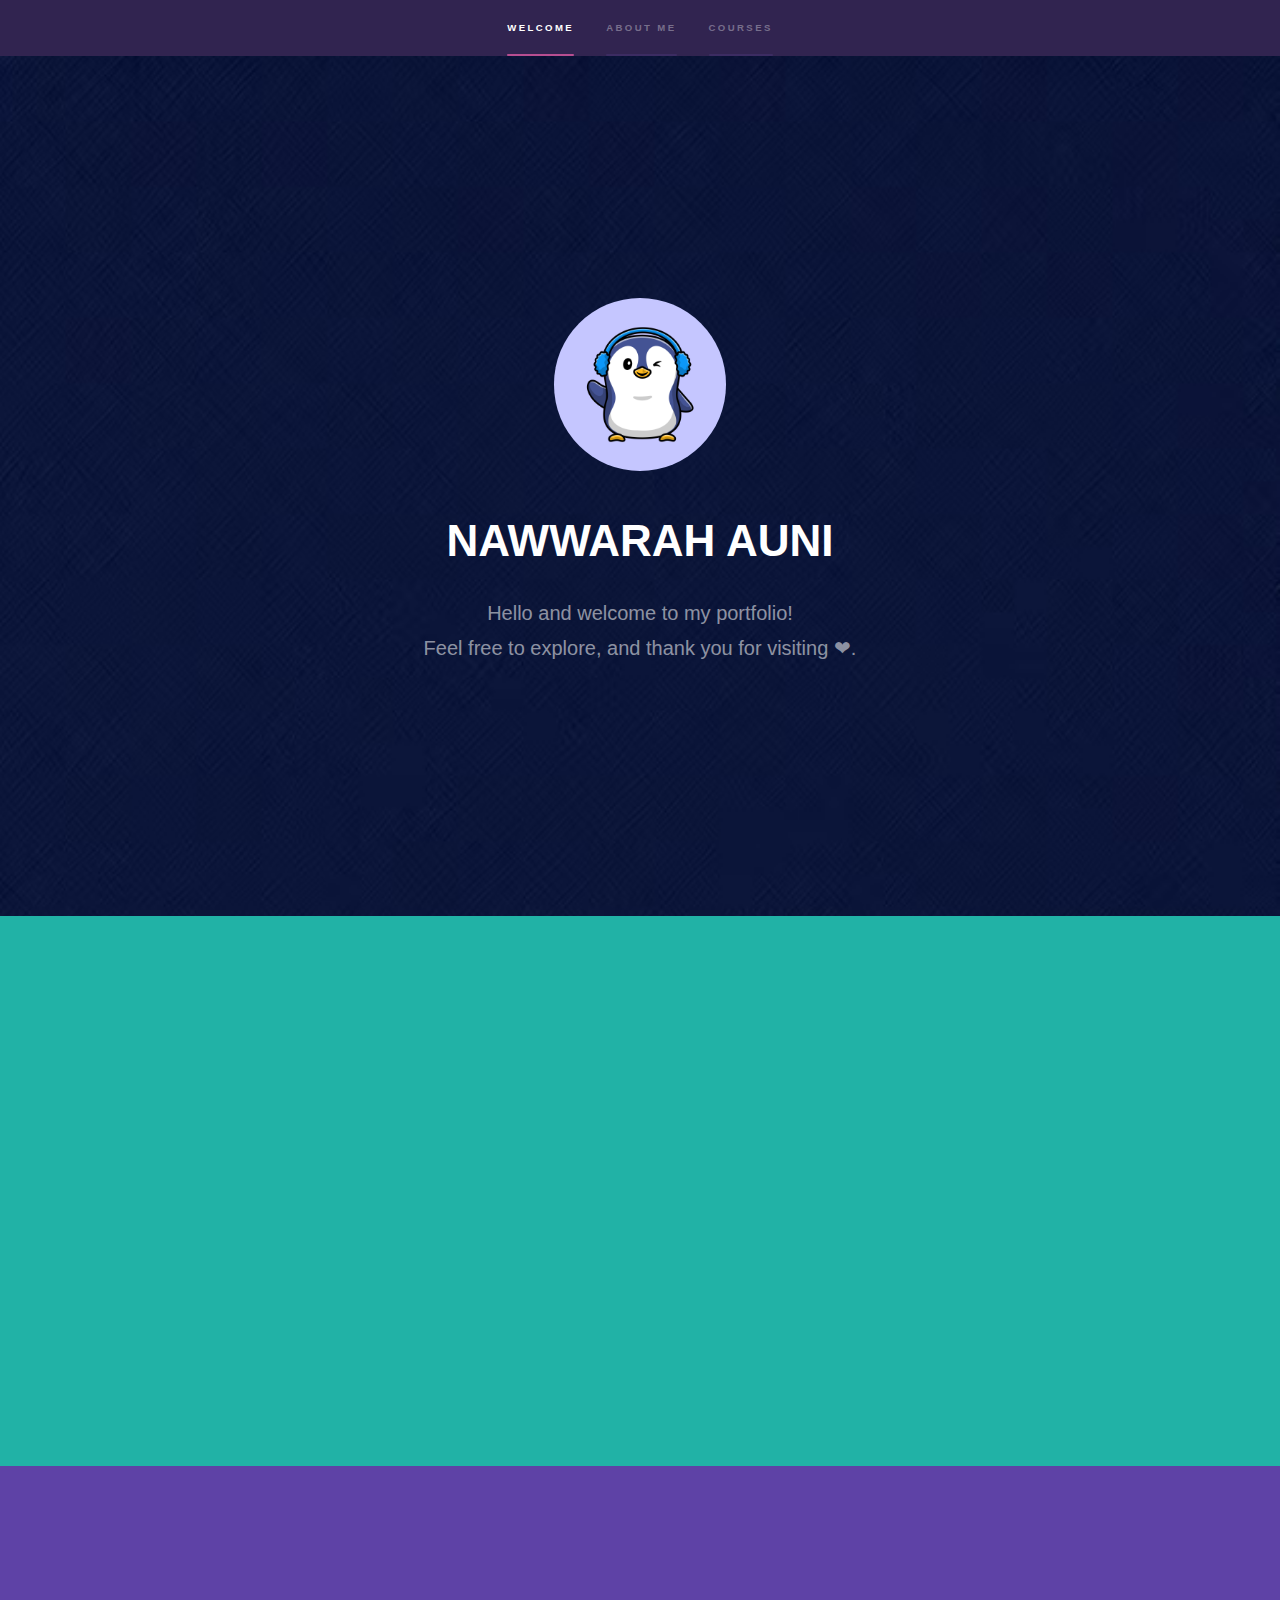
<file: index.html>
<!DOCTYPE HTML>
<!--
	Hyperspace by HTML5 UP
	html5up.net | @ajlkn
	Free for personal and commercial use under the CCA 3.0 license (html5up.net/license)
-->
<html>
	<head>
		<title>Nawwarah's Portfolio</title>
		<meta charset="utf-8" />
		<meta name="viewport" content="width=device-width, initial-scale=1, user-scalable=no" />
		<link rel="stylesheet" href="assets/css/main.css" />
		<noscript><link rel="stylesheet" href="assets/css/noscript.css" /></noscript>
	</head>
	<body class="is-preload">

		<!-- Sidebar -->
			<section id="sidebar">
				<div class="inner">
					<nav>
						<ul>
							<li><a href="#intro">Welcome</a></li>
							<li><a href="#one">About Me</a></li>
							<li><a href="#two">Courses</a></li>
							<!--<li><a href="#three">Get in touch</a></li>-->
						</ul>
					</nav>
				</div>
			</section>

		<!-- Wrapper -->
			<div id="wrapper">

				<!-- Intro -->
					<section id="intro" class="wrapper style1 fullscreen fade-up" style="background-image: url(images/dark\ blue-3906.avif); background-size: cover;">
						<div class="inner" align="center">
							<img src="images/penguin.jpg" alt="penguin" style="border-radius: 50%;" width="15%" height="50%"><br><br>
							<h1>NAWWARAH AUNI</h1>
							<p>Hello and welcome to my portfolio!<br />
								Feel free to explore, and thank you for visiting &#10084;.<br /></p>
							<!--<ul class="actions">
								<li><a href="#one" class="button scrolly">Learn more</a></li>
							</ul>-->
						</div>
					</section>

				<!-- One -->
					<!--<section id="one" class="wrapper style2 spotlights">-->
					<section id="one" class="wrapper style2 fade-up">
						<div class="inner">
							<h2>Nawwarah Auni binti Nazrudin<br>
							First Year Student of Bachelor of Computer Science (Data Engineering) with Honours</h2>
							<hr>
							<p>I am an avid learner and passionate tech enthusiast. My interests lie in web development, data science, and mobile app development –<br>I find these fields absolutely fascinating! Apart from these, I also like to explore Artificial Intelligence (AI) and cybersecurity. In my free time, <br> I either catch up with tech news or go kayaking, reading, and playing video games. My goal for the future is to apply my skills and knowledge to create a better world. Whether it's developing software that enables communication and connection or analyzing data to recognize opportunities for improvement in healthcare and education, I firmly believe that technology has an incredible potential for good.</p>
							<ul class="icons">
								<li><a href="https://www.linkedin.com/in/nawwarah-auni-262895299/" class="icon brands fa-linkedin" style="font-size: 30px;"><span class="label">LinkedIn</span></a></li>
								<li><a href="https://github.com/nawwarahauni" class="icon brands fa-github" style="font-size: 30px;"><span class="label">Github</span></a></li>
								<li><a href="mailto:nawwarahauni@graduate.utm.my" class="icon solid fa-envelope" style="font-size: 30px;"><span class="label">Email</span></a></li>
							</ul>
							<a href="https://drive.google.com/file/d/10fGnzrW7TimnTf_1C3AmDwsrE2GBfYyK/view?usp=sharing" target="_blank" rel="noopener noreferrer" class="button">Resume</a>
						</div>
					</section>	
							<!--<section>
							<a href="#" class="image"><img src="images/pic01.jpg" alt="" data-position="center center" /></a>
							<div class="content">
								<div class="inner">
									<h2>Sed ipsum dolor</h2>
									<p>Phasellus convallis elit id ullamcorper pulvinar. Duis aliquam turpis mauris, eu ultricies erat malesuada quis. Aliquam dapibus.</p>
									<ul class="actions">
										<li><a href="generic.html" class="button">Learn more</a></li>
									</ul>
								</div>
							</div>
						</section>
						<section>
							<a href="#" class="image"><img src="images/pic02.jpg" alt="" data-position="top center" /></a>
							<div class="content">
								<div class="inner">
									<h2>Feugiat consequat</h2>
									<p>Phasellus convallis elit id ullamcorper pulvinar. Duis aliquam turpis mauris, eu ultricies erat malesuada quis. Aliquam dapibus.</p>
									<ul class="actions">
										<li><a href="generic.html" class="button">Learn more</a></li>
									</ul>
								</div>
							</div>
						</section>
						<section>
							<a href="#" class="image"><img src="images/pic03.jpg" alt="" data-position="25% 25%" /></a>
							<div class="content">
								<div class="inner">
									<h2>Ultricies aliquam</h2>
									<p>Phasellus convallis elit id ullamcorper pulvinar. Duis aliquam turpis mauris, eu ultricies erat malesuada quis. Aliquam dapibus.</p>
									<ul class="actions">
										<li><a href="generic.html" class="button">Learn more</a></li>
									</ul>
								</div>
							</div>
						</section>
					</section>-->

				<!-- Two -->
					<section id="two" class="wrapper style3 fade-up">
						<div class="inner">
							<h2>Courses</h2>
							<p>This portfolio comprises all my assignments, summaries, and reflections for each course undertaken during my initial semester at UTM.<br /></p>
							<div class="features">
								<section>
									<span class="icon solid major fa-laptop"></span>
									<h3>SECP1513 - TECHNOLOGY AND INFORMATION SYSTEMS</h3><br>
									<p>This course provided a me comprehensive overview of information systems and technologies and enhace my practical skill by having hands-on experience in disassembling and installing PCs in practical labs. Attending industry talks and visits offered me valuable insights into the real working environment, allowing for practical application of knowledge gained throughout the course.</p><br>
									<ul class="actions">
										<li><a href="tis.html" class="button">View more</a></li>
									</ul>
								</section>
								<section>
									<span class="icon solid major fa-code"></span>
									<h3>SECJ1013 - PROGRAMMING TECHNIQUE I</h3><br>
									<p>This course not only introduced me to the syntax and structure of C++ but also allowed me to apply theoretical knowledge in practical scenarios. The hands-on experience with coding through various assignments and lab exercises expanded my technical proficiency and also fostered a deeper understanding of algorithmic thinking and logical problem-solving strategies.</p><br>
									<ul class="actions">
										<li><a href="pt1.html" class="button">View more</a></li>
									</ul>
								</section>
								<section>
									<span class="icon solid major fa-calculator"></span>
									<h3>SECI1013 - DISCRETE STRUCTURE</h3><br>
									<p>This course taught the fundamentals of mathematical structures that are used in computer science. Through this course, I have gained a better understanding of how to analyze and solve problems using mathematical reasoning such as set theory, recurrence relations and graph theory.</p><br>
									<ul class="actions">
										<li><a href="ds.html" class="button">View more</a></li>
									</ul>
								</section>
								<section>
									<span class="icon solid major fa-microchip"></span>
									<h3>SECR1013 - DIGITAL LOGIC</h3><br>
									<p>This course cover important topics such as components and tools for machines, learning concepts and theories like logic gates, and designing circuits. I also get hands-on experience in the lab where I get to interact with the simulator software and the equipment that are discussed in the class.</p><br>
									<ul class="actions">
										<li><a href="dl.html" class="button">View more</a></li>
									</ul>
								</section>
								<!--<section>
									<span class="icon solid major fa-link"></span>
									<h3>Urna quis bibendum</h3>
									<p>Phasellus convallis elit id ullam corper amet et pulvinar. Duis aliquam turpis mauris, sed ultricies erat dapibus.</p>
								</section>
								<section>
									<span class="icon major fa-gem"></span>
									<h3>Aliquam urna dapibus</h3>
									<p>Phasellus convallis elit id ullam corper amet et pulvinar. Duis aliquam turpis mauris, sed ultricies erat dapibus.</p>
								</section>
							</div>
							<ul class="actions">
								<li><a href="generic.html" class="button">Learn more</a></li>
							</ul>-->
						</div>
					</section>

				<!-- Three -->
				<!--<section id="three" class="wrapper style1 fade-up">
						<div class="inner">
							<h2>Get in touch</h2>
							<p>Phasellus convallis elit id ullamcorper pulvinar. Duis aliquam turpis mauris, eu ultricies erat malesuada quis. Aliquam dapibus, lacus eget hendrerit bibendum, urna est aliquam sem, sit amet imperdiet est velit quis lorem.</p>
							<div class="split style1">
								<section>
									<form method="post" action="#">
										<div class="fields">
											<div class="field half">
												<label for="name">Name</label>
												<input type="text" name="name" id="name" />
											</div>
											<div class="field half">
												<label for="email">Email</label>
												<input type="text" name="email" id="email" />
											</div>
											<div class="field">
												<label for="message">Message</label>
												<textarea name="message" id="message" rows="5"></textarea>
											</div>
										</div>
										<ul class="actions">
											<li><a href="" class="button submit">Send Message</a></li>
										</ul>
									</form>
								</section>
								<section>
									<ul class="contact">
										<li>
											<h3>Address</h3>
											<span>12345 Somewhere Road #654<br />
											Nashville, TN 00000-0000<br />
											USA</span>
										</li>
										<li>
											<h3>Email</h3>
											<a href="#">user@untitled.tld</a>
										</li>
										<li>
											<h3>Phone</h3>
											<span>(000) 000-0000</span>
										</li>
										<li>
											<h3>Social</h3>
											<ul class="icons">
												<li><a href="#" class="icon brands fa-twitter"><span class="label">Twitter</span></a></li>
												<li><a href="#" class="icon brands fa-facebook-f"><span class="label">Facebook</span></a></li>
												<li><a href="#" class="icon brands fa-github"><span class="label">GitHub</span></a></li>
												<li><a href="#" class="icon brands fa-instagram"><span class="label">Instagram</span></a></li>
												<li><a href="#" class="icon brands fa-linkedin-in"><span class="label">LinkedIn</span></a></li>
											</ul>
										</li>
									</ul>
								</section>
							</div>
						</div>
					</section>
			</div>-->

		<!-- Footer -->
			<footer id="footer" class="wrapper style1-alt">
				<div class="inner">
					<ul class="menu">
						<li>&copy; Untitled. All rights reserved.</li><li>Design: <a href="http://html5up.net">HTML5 UP</a></li>
					</ul>
				</div>
			</footer>

		<!-- Scripts -->
			<script src="assets/js/jquery.min.js"></script>
			<script src="assets/js/jquery.scrollex.min.js"></script>
			<script src="assets/js/jquery.scrolly.min.js"></script>
			<script src="assets/js/browser.min.js"></script>
			<script src="assets/js/breakpoints.min.js"></script>
			<script src="assets/js/util.js"></script>
			<script src="assets/js/main.js"></script>

	</body>
</html>
</file>
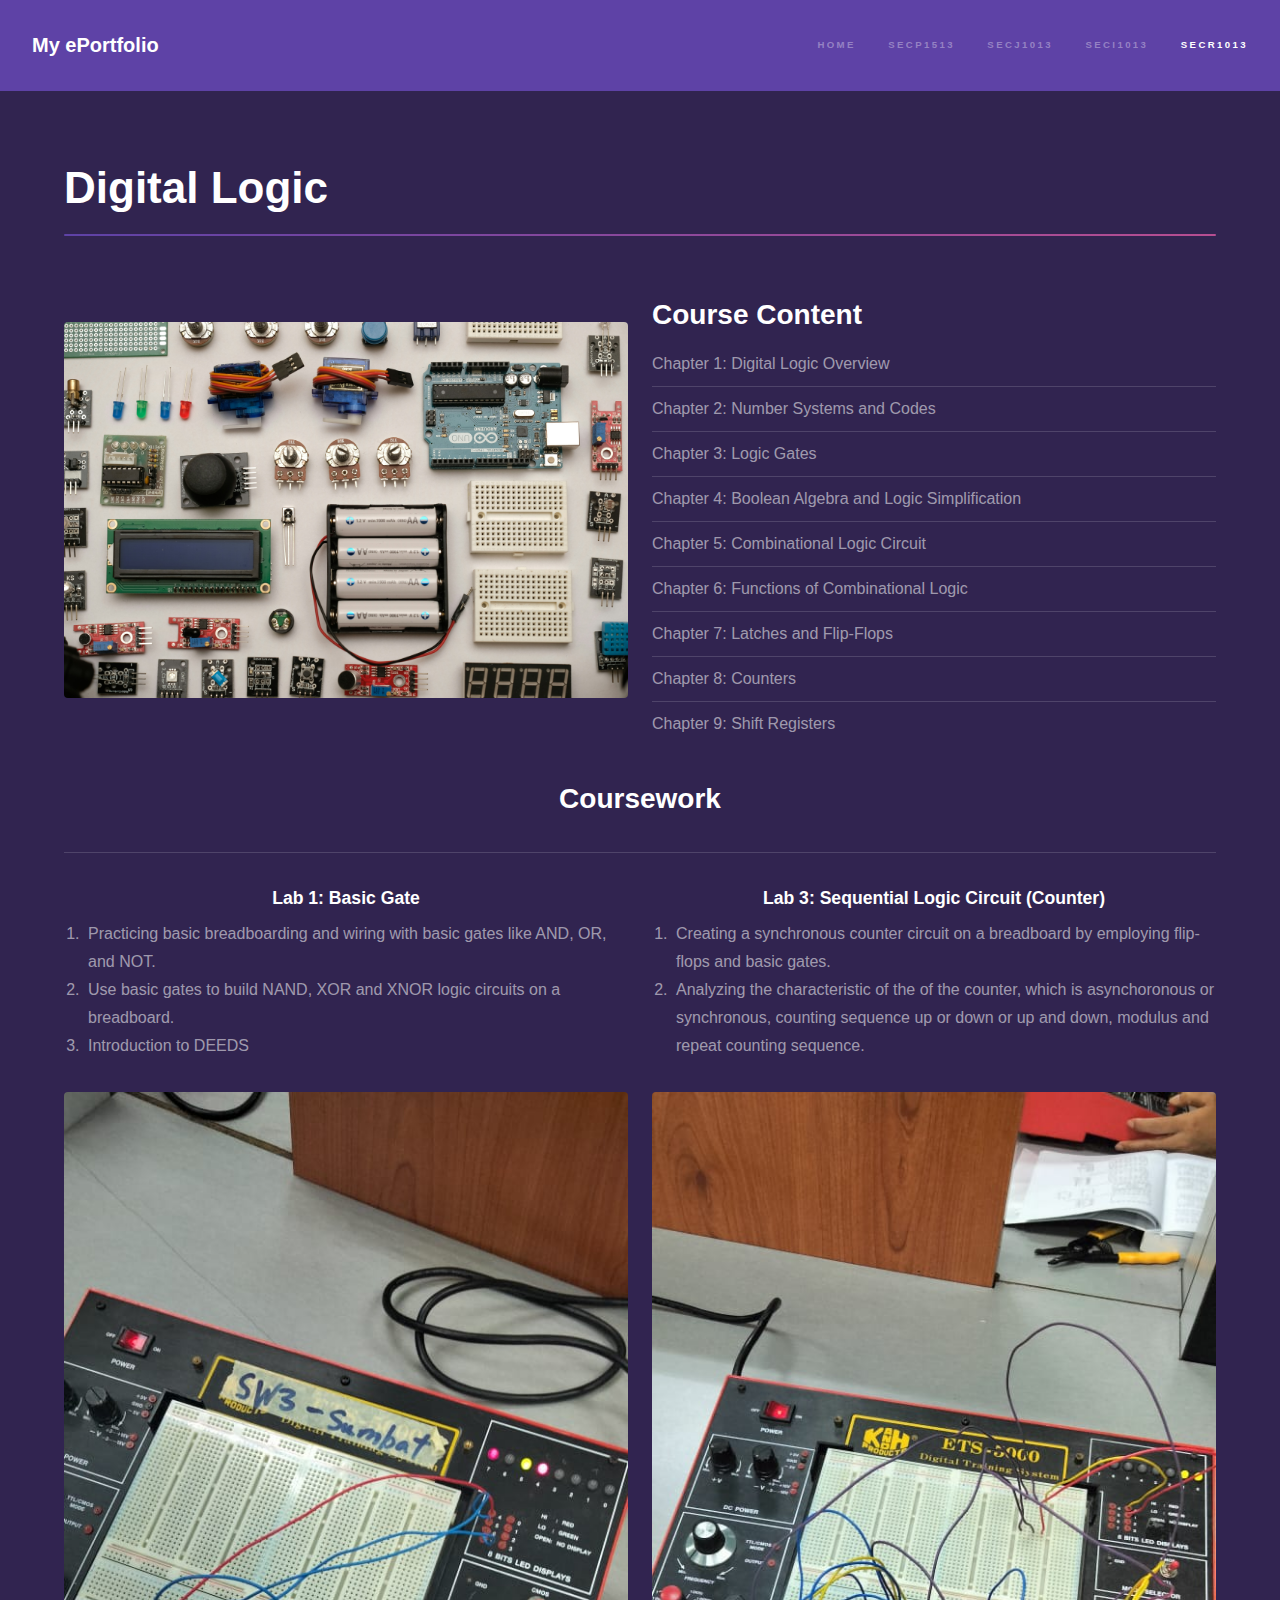
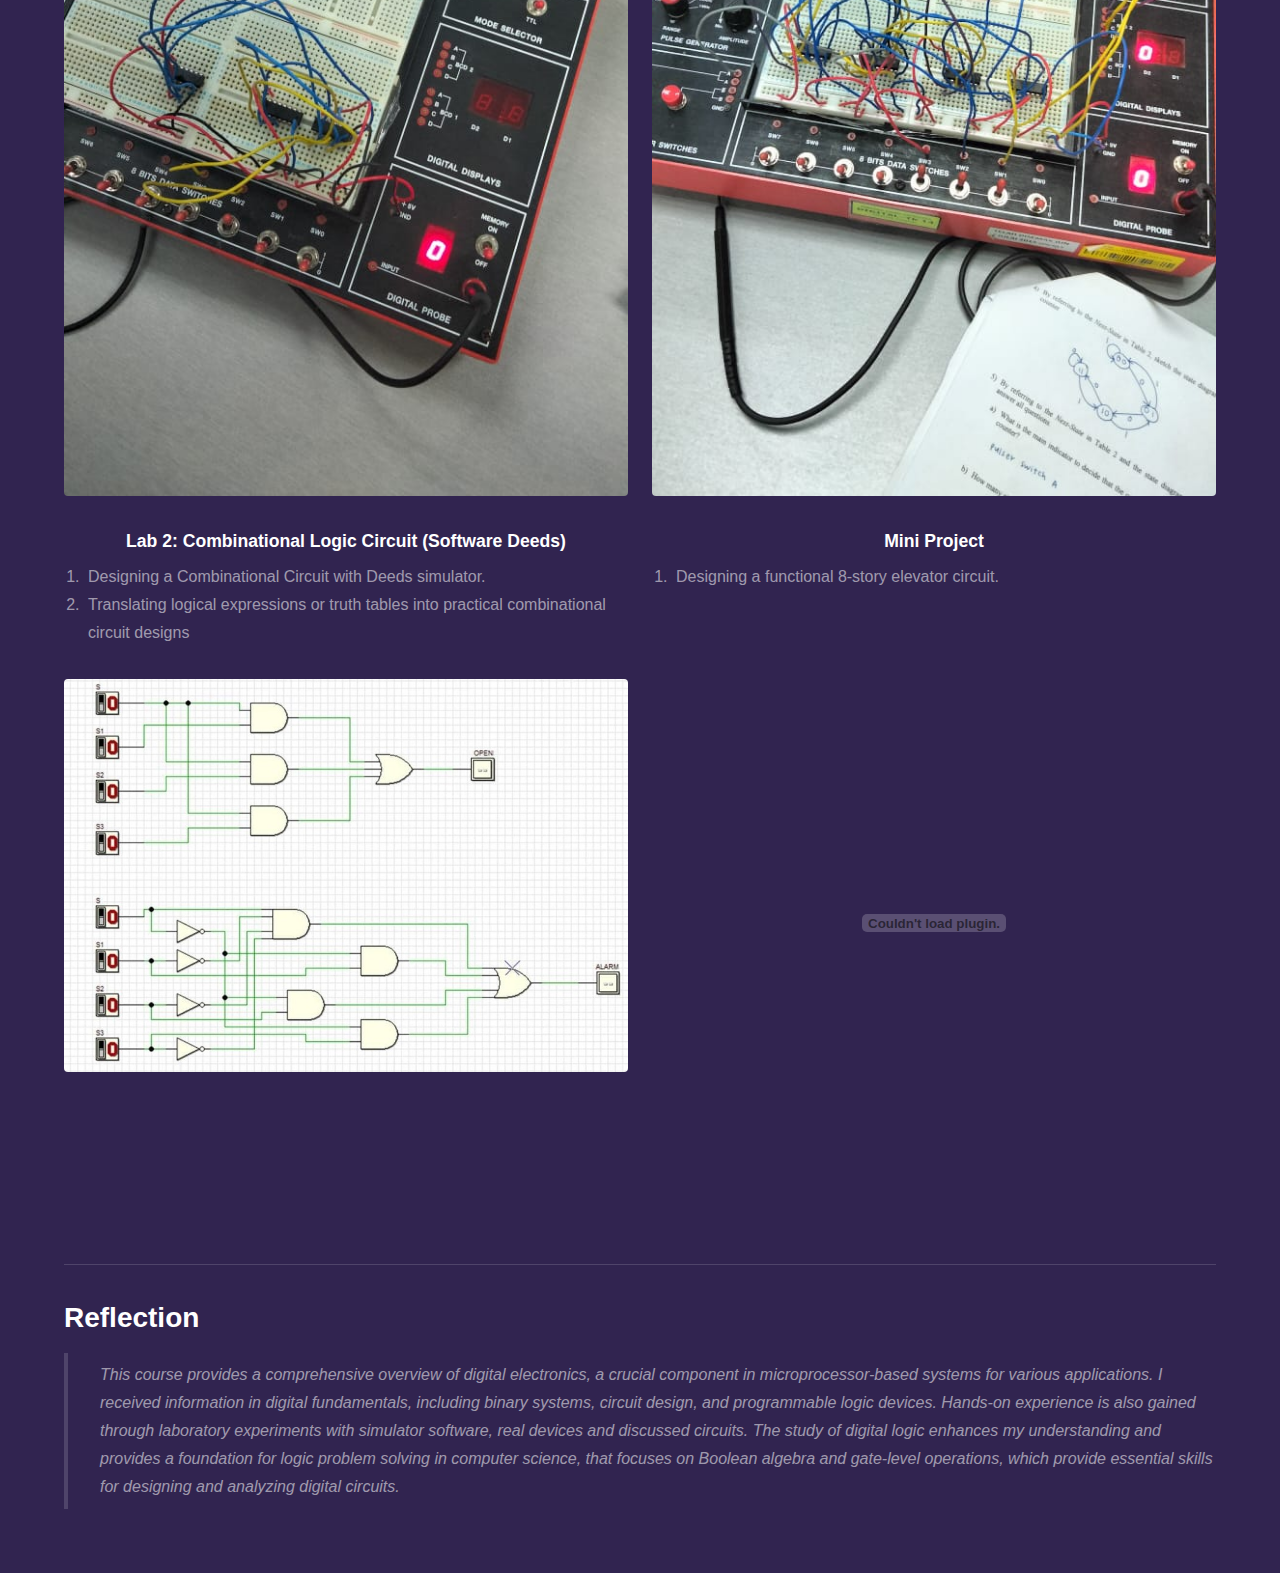
<file: dl.html>
<!DOCTYPE HTML>
<!--
	Hyperspace by HTML5 UP
	html5up.net | @ajlkn
	Free for personal and commercial use under the CCA 3.0 license (html5up.net/license)
-->
<html>
	<head>
		<title>Nawwarah's Portfolio</title>
		<meta charset="utf-8" />
		<meta name="viewport" content="width=device-width, initial-scale=1, user-scalable=no" />
		<link rel="stylesheet" href="assets/css/main.css" />
		<noscript><link rel="stylesheet" href="assets/css/noscript.css" /></noscript>
	</head>
	<body class="is-preload">

		<!-- Header -->
			<header id="header">
				<a href="index.html" class="title">My ePortfolio</a>
				<nav>
					<ul>
						<li><a href="index.html">Home</a></li>
                        <li><a href="tis.html">SECP1513</a></li>
                        <li><a href="pt1.html">SECJ1013</a></li>
						<li><a href="ds.html">SECI1013</a></li>
						<li><a href="dl.html" class="active">SECR1013</a></li>
					</ul>
				</nav>
			</header>

		<!-- Wrapper -->
			<div id="wrapper">

				<!-- Main -->
				<section id="main" class="wrapper">
					<div class="inner">
						<h1 class="major">Digital Logic</h1>
							<div class="row">
								<div class="col-6 col-12-medium">
									<br>
									<span class="image fit"><img src="images/DL.jpg" alt="" /></span>
								</div>
								<div class="col-6 col-12-medium">
									<h2>Course Content</h2>
									<ul class="alt">
										<li>Chapter 1: Digital Logic Overview</li>
										<li>Chapter 2: Number Systems and Codes</li>
										<li>Chapter 3: Logic Gates</li>
										<li>Chapter 4: Boolean Algebra and Logic Simplification</li>
										<li>Chapter 5: Combinational Logic Circuit</li>
										<li>Chapter 6: Functions of Combinational Logic</li>
										<li>Chapter 7: Latches and Flip-Flops</li>
										<li>Chapter 8: Counters</li>
										<li>Chapter 9: Shift Registers</li>
									</ul>
								</div>
							</div>
							<h2 align="center">Coursework</h2>
							<hr>
							<div class="row">
								<div class="col-6 col-12-medium">
									<h3 align="center">Lab 1: Basic Gate</h3>
									<ol>
										<li>Practicing basic breadboarding and wiring with basic gates like AND, OR, and NOT.</li>
										<li>Use basic gates to build NAND, XOR and XNOR logic circuits on a breadboard.</li>
										<li>Introduction to DEEDS</li>
									</ol>
									<div class="col-4"><span class="image fit"><img src="images/Lab 1.jpg" alt="" /></span></div>
									<!--<p align="center"><img src="images/Lab 1.jpg" alt="lab 1" height = "600px"></p>-->
								</div>
								<div class="col-6 col-12-medium">
									<h3 align="center">Lab 3: Sequential Logic Circuit (Counter)</h3>
									<ol>
										<li>Creating a synchronous counter circuit on a breadboard by employing flip-flops and basic gates.</li>
										<li>Analyzing the characteristic of the of the counter, which is asynchoronous or synchronous, counting sequence up or down or up and down, modulus and repeat counting sequence.</li>
									</ol>
									<div class="col-4"><span class="image fit"><img src="images/Lab 3.jpg" alt="" /></span></div>
									<!--<p align="center"><img src="images/Lab 3.jpg" alt="lab 3" height= "600 px"></p>-->
								</div>
							</div>
							<div class="row">
								<div class="col-6 col-12-medium">
									<h3 align="center">Lab 2: Combinational Logic Circuit (Software Deeds)</h3>
									<ol>
										<li>Designing a Combinational Circuit with Deeds simulator.</li>
										<li>Translating logical expressions or truth tables into practical combinational circuit designs</li>
									</ol>
									<div class="col-4"><span class="image fit"><img src="images/Lab 2.jpg" alt="" /></span></div>
								</div>
								<div class="col-6 col-12-medium">
									<h3 align="center">Mini Project</h3>
									<ol>
										<li>Designing a functional 8-story elevator circuit.</li>
									</ol>
									<embed src="files/Project Digital Logic Group 5.pdf" type="application/pdf" width="100%" height="600px" />
								</div>
							</div>
							<hr>
							<h2>Reflection</h2>
							<blockquote>This course provides a comprehensive overview of digital electronics, a crucial component in microprocessor-based systems for various applications. I received information in digital fundamentals, including binary systems, circuit design, and programmable logic devices. Hands-on experience is also gained through laboratory experiments with simulator software, real devices and discussed circuits. The study of digital logic enhances my understanding and provides a foundation for logic problem solving in computer science, that focuses on Boolean algebra and gate-level operations, which provide essential skills for designing and analyzing digital circuits.</blockquote>
					</div>
				</section>
			</div>

		<!-- Footer
			<footer id="footer" class="wrapper alt">
				<div class="inner">
					<ul class="menu">
						<li>&copy; Untitled. All rights reserved.</li><li>Design: <a href="http://html5up.net">HTML5 UP</a></li>
					</ul>
				</div>
			</footer> -->

		<!-- Scripts -->
			<script src="assets/js/jquery.min.js"></script>
			<script src="assets/js/jquery.scrollex.min.js"></script>
			<script src="assets/js/jquery.scrolly.min.js"></script>
			<script src="assets/js/browser.min.js"></script>
			<script src="assets/js/breakpoints.min.js"></script>
			<script src="assets/js/util.js"></script>
			<script src="assets/js/main.js"></script>

	</body>
</html>
</file>
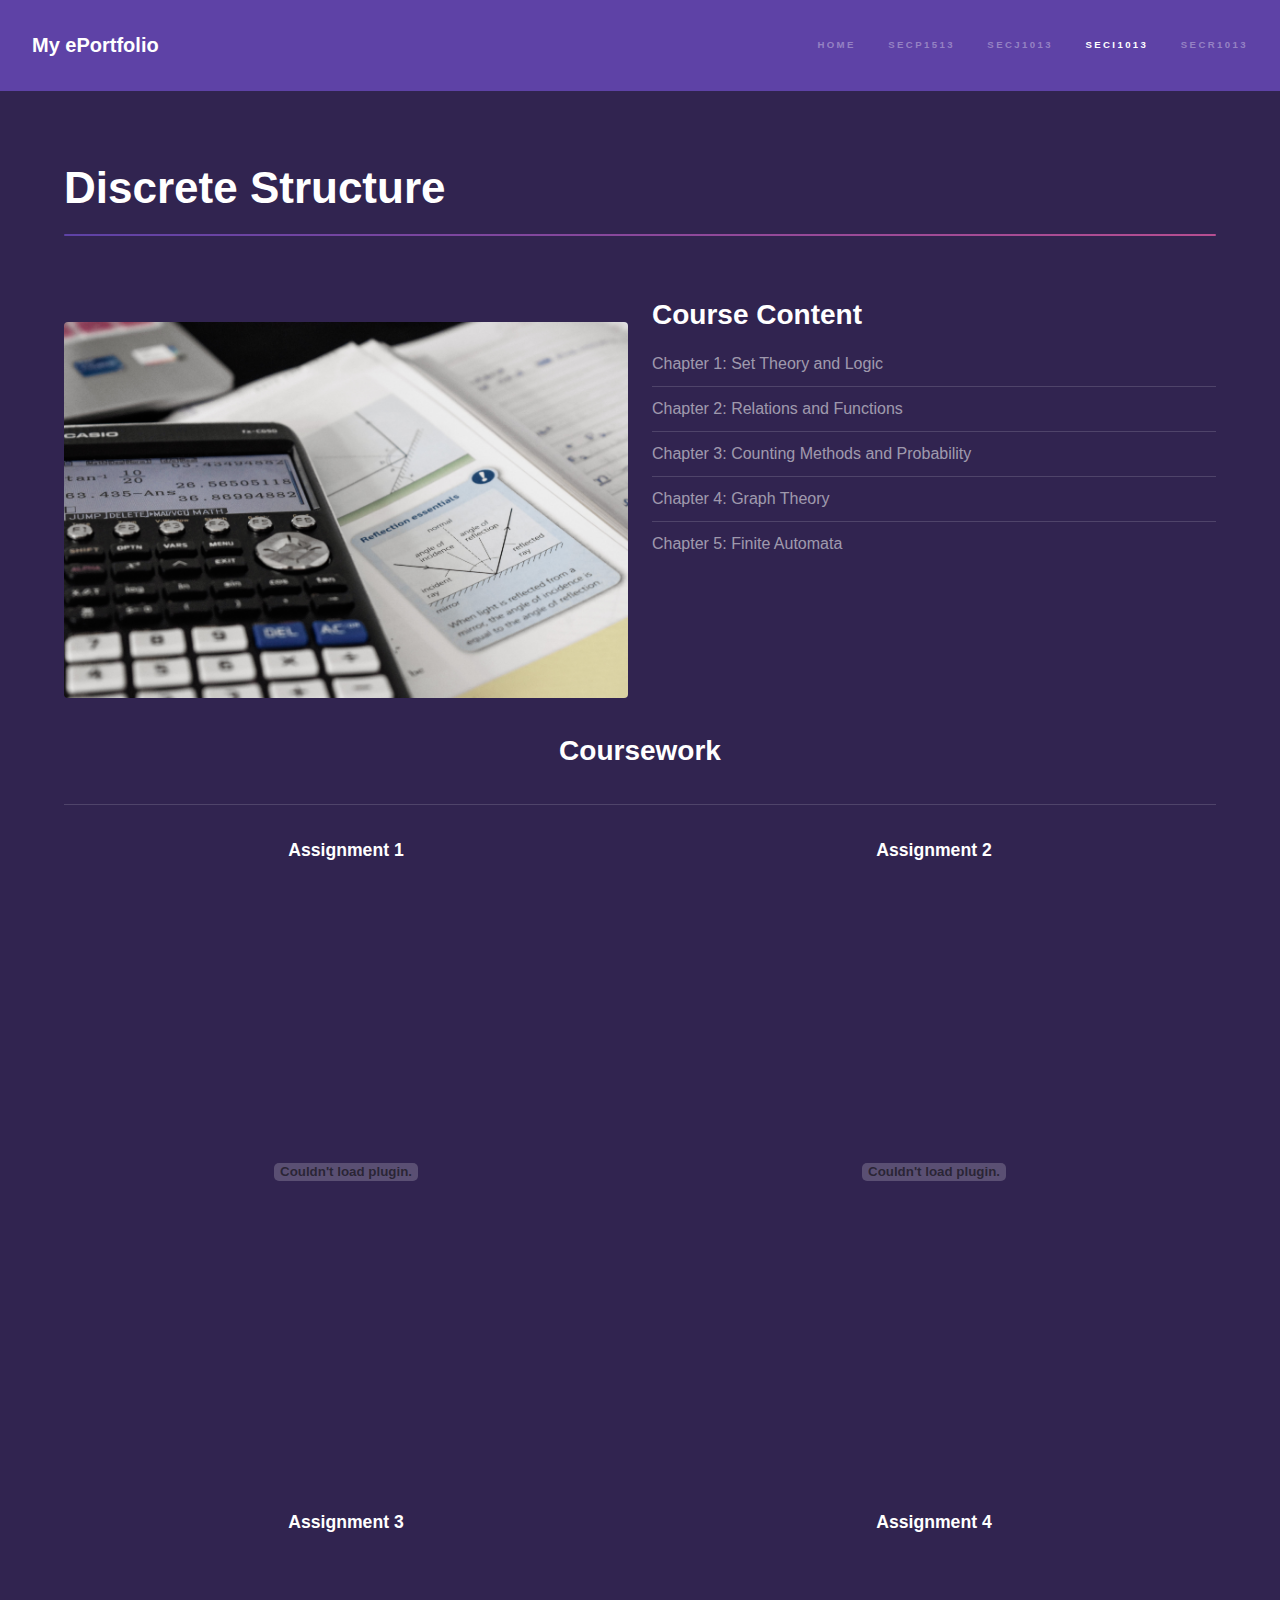
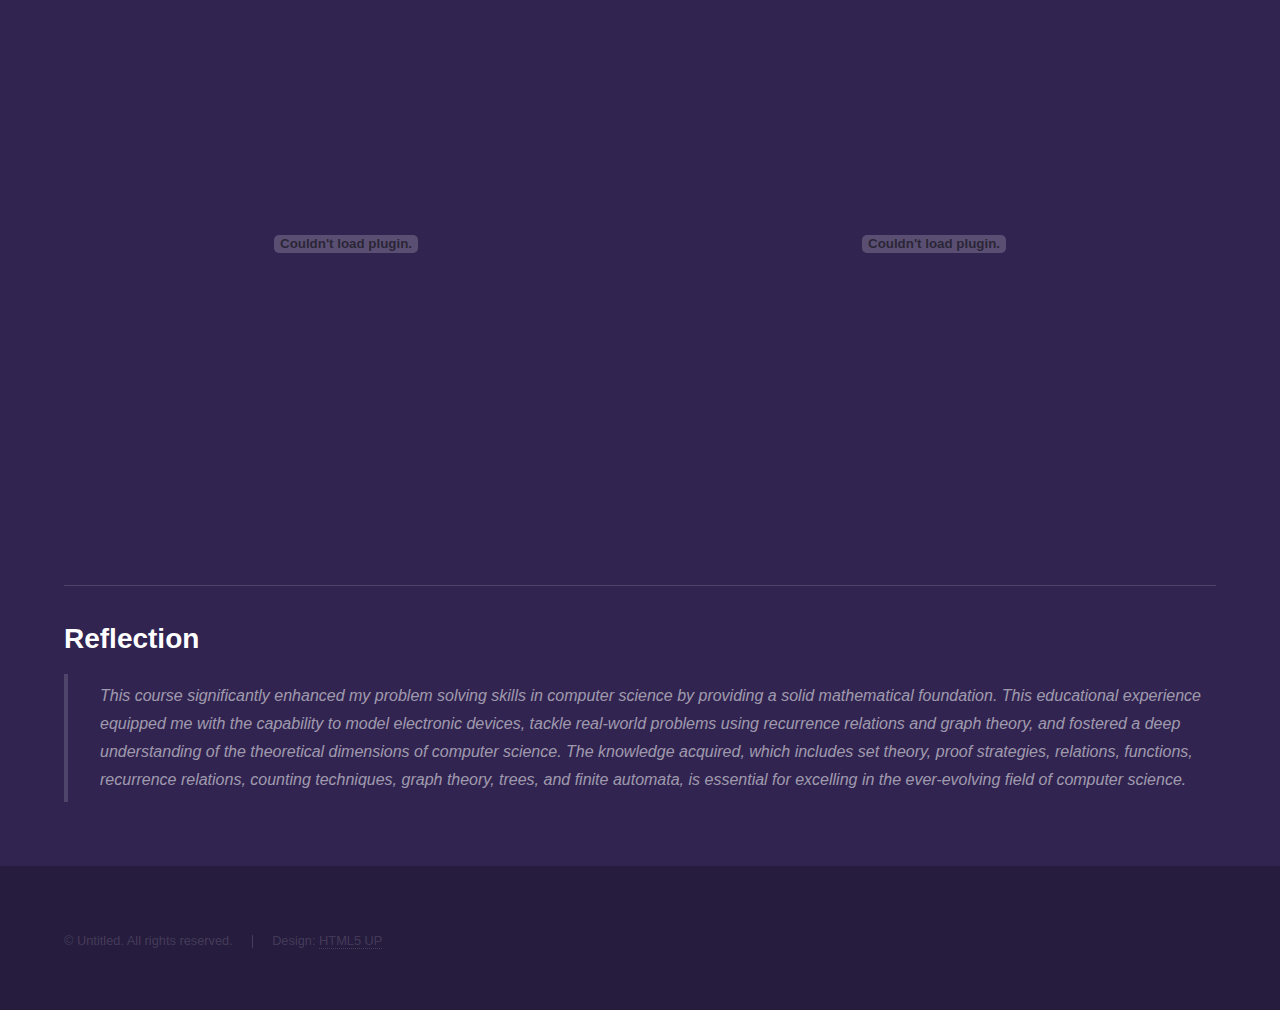
<file: ds.html>
<!DOCTYPE HTML>
<!--
	Hyperspace by HTML5 UP
	html5up.net | @ajlkn
	Free for personal and commercial use under the CCA 3.0 license (html5up.net/license)
-->
<html>
	<head>
		<title>Nawwarah's Portfolio</title>
		<meta charset="utf-8" />
		<meta name="viewport" content="width=device-width, initial-scale=1, user-scalable=no" />
		<link rel="stylesheet" href="assets/css/main.css" />
		<noscript><link rel="stylesheet" href="assets/css/noscript.css" /></noscript>
	</head>
	<body class="is-preload">

		<!-- Header -->
			<header id="header">
				<a href="index.html" class="title">My ePortfolio</a>
				<nav>
					<ul>
						<li><a href="index.html">Home</a></li>
                        <li><a href="tis.html">SECP1513</a></li>
                        <li><a href="pt1.html">SECJ1013</a></li>
						<li><a href="ds.html" class="active">SECI1013</a></li>
						<li><a href="dl.html">SECR1013</a></li>
					</ul>
				</nav>
			</header>

		<!-- Wrapper -->
			<div id="wrapper">

				<!-- Main -->
				<section id="main" class="wrapper">
					<div class="inner">
						<h1 class="major">Discrete Structure</h1>
							<div class="row">
								<div class="col-6 col-12-medium">
									<br>
									<span class="image fit"><img src="images/DS.jpg" alt="" /></span>
								</div>
								<div class="col-6 col-12-medium">
									<h2>Course Content</h2>
									<ul class="alt">
										<li>Chapter 1: Set Theory and Logic</li>
										<li>Chapter 2: Relations and Functions</li>
										<li>Chapter 3: Counting Methods and Probability</li>
                        				<li>Chapter 4: Graph Theory</li>
                        				<li>Chapter 5: Finite Automata</li>
									</ul>
								</div>
							</div>
							<h2 align="center">Coursework</h2>
							<hr>
							<div class="row">
								<div class="col-6 col-12-medium">
									<h3 align="center">Assignment 1</h3>
									<embed src="files/Assignment 1.pdf" type="application/pdf" width="100%" height="600px" />
								</div>
								<div class="col-6 col-12-medium">
									<h3 align="center">Assignment 2</h3>
									<embed src="files/Assignment 2.pdf" type="application/pdf" width="100%" height="600px" />
								</div>
							</div><br>
							<div class="row">
								<div class="col-6 col-12-medium">
									<h3 align="center">Assignment 3</h3>
									<embed src="files/Assignment 3.pdf" type="application/pdf" width="100%" height="600px" />
								</div>
								<div class="col-6 col-12-medium">
									<h3 align="center">Assignment 4</h3>
									<embed src="files/Assignment 4.pdf" type="application/pdf" width="100%" height="600px" />
								</div>
							</div>
							<hr>
							<h2>Reflection</h2>
							<blockquote>This course significantly enhanced my problem solving skills in computer science by providing a solid mathematical foundation. This educational experience equipped me with the capability to model electronic devices, tackle real-world problems using recurrence relations and graph theory, and fostered a deep understanding of the theoretical dimensions of computer science. The knowledge acquired, which includes set theory, proof strategies, relations, functions, recurrence relations, counting techniques, graph theory, trees, and finite automata, is essential for excelling in the ever-evolving field of computer science.</blockquote>
					</div>
				</section>
			</div>

		<!-- Footer -->
			<footer id="footer" class="wrapper alt">
				<div class="inner">
					<ul class="menu">
						<li>&copy; Untitled. All rights reserved.</li><li>Design: <a href="http://html5up.net">HTML5 UP</a></li>
					</ul>
				</div>
			</footer>

		<!-- Scripts -->
			<script src="assets/js/jquery.min.js"></script>
			<script src="assets/js/jquery.scrollex.min.js"></script>
			<script src="assets/js/jquery.scrolly.min.js"></script>
			<script src="assets/js/browser.min.js"></script>
			<script src="assets/js/breakpoints.min.js"></script>
			<script src="assets/js/util.js"></script>
			<script src="assets/js/main.js"></script>

	</body>
</html>
</file>
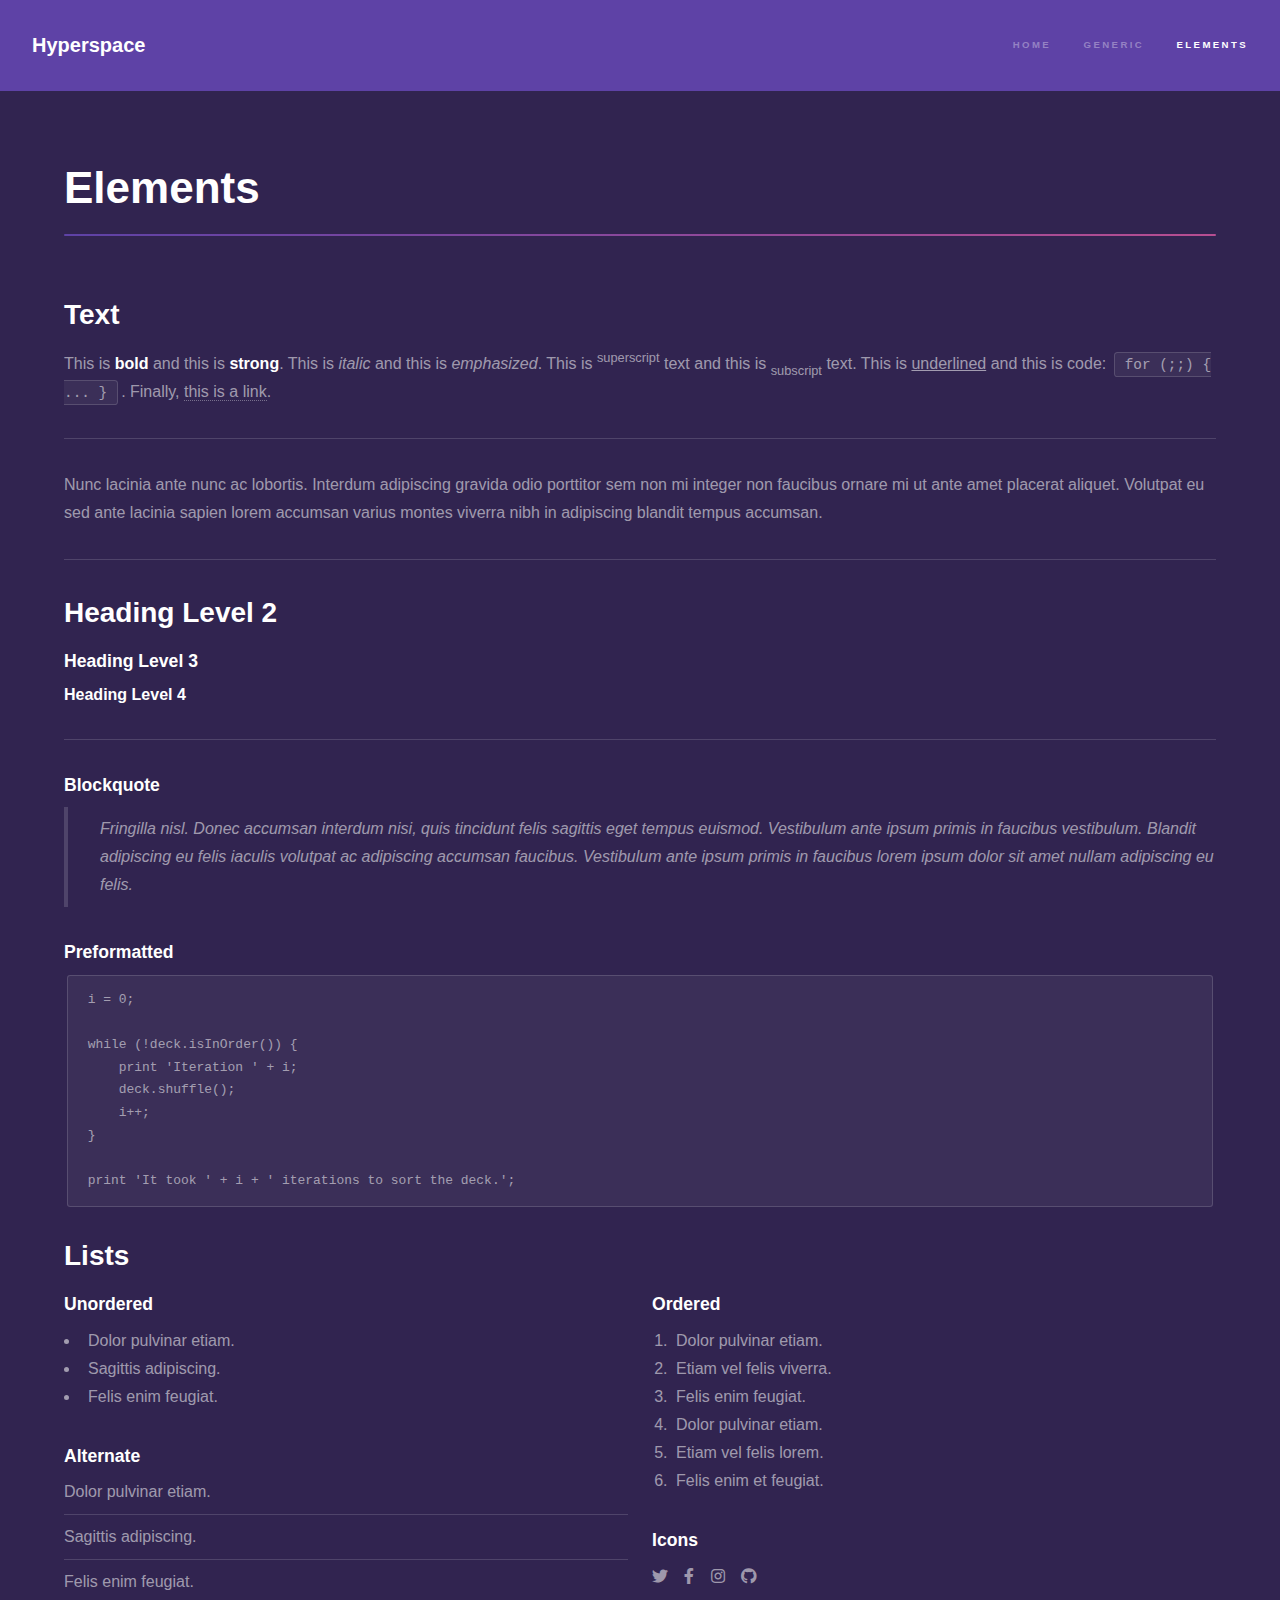
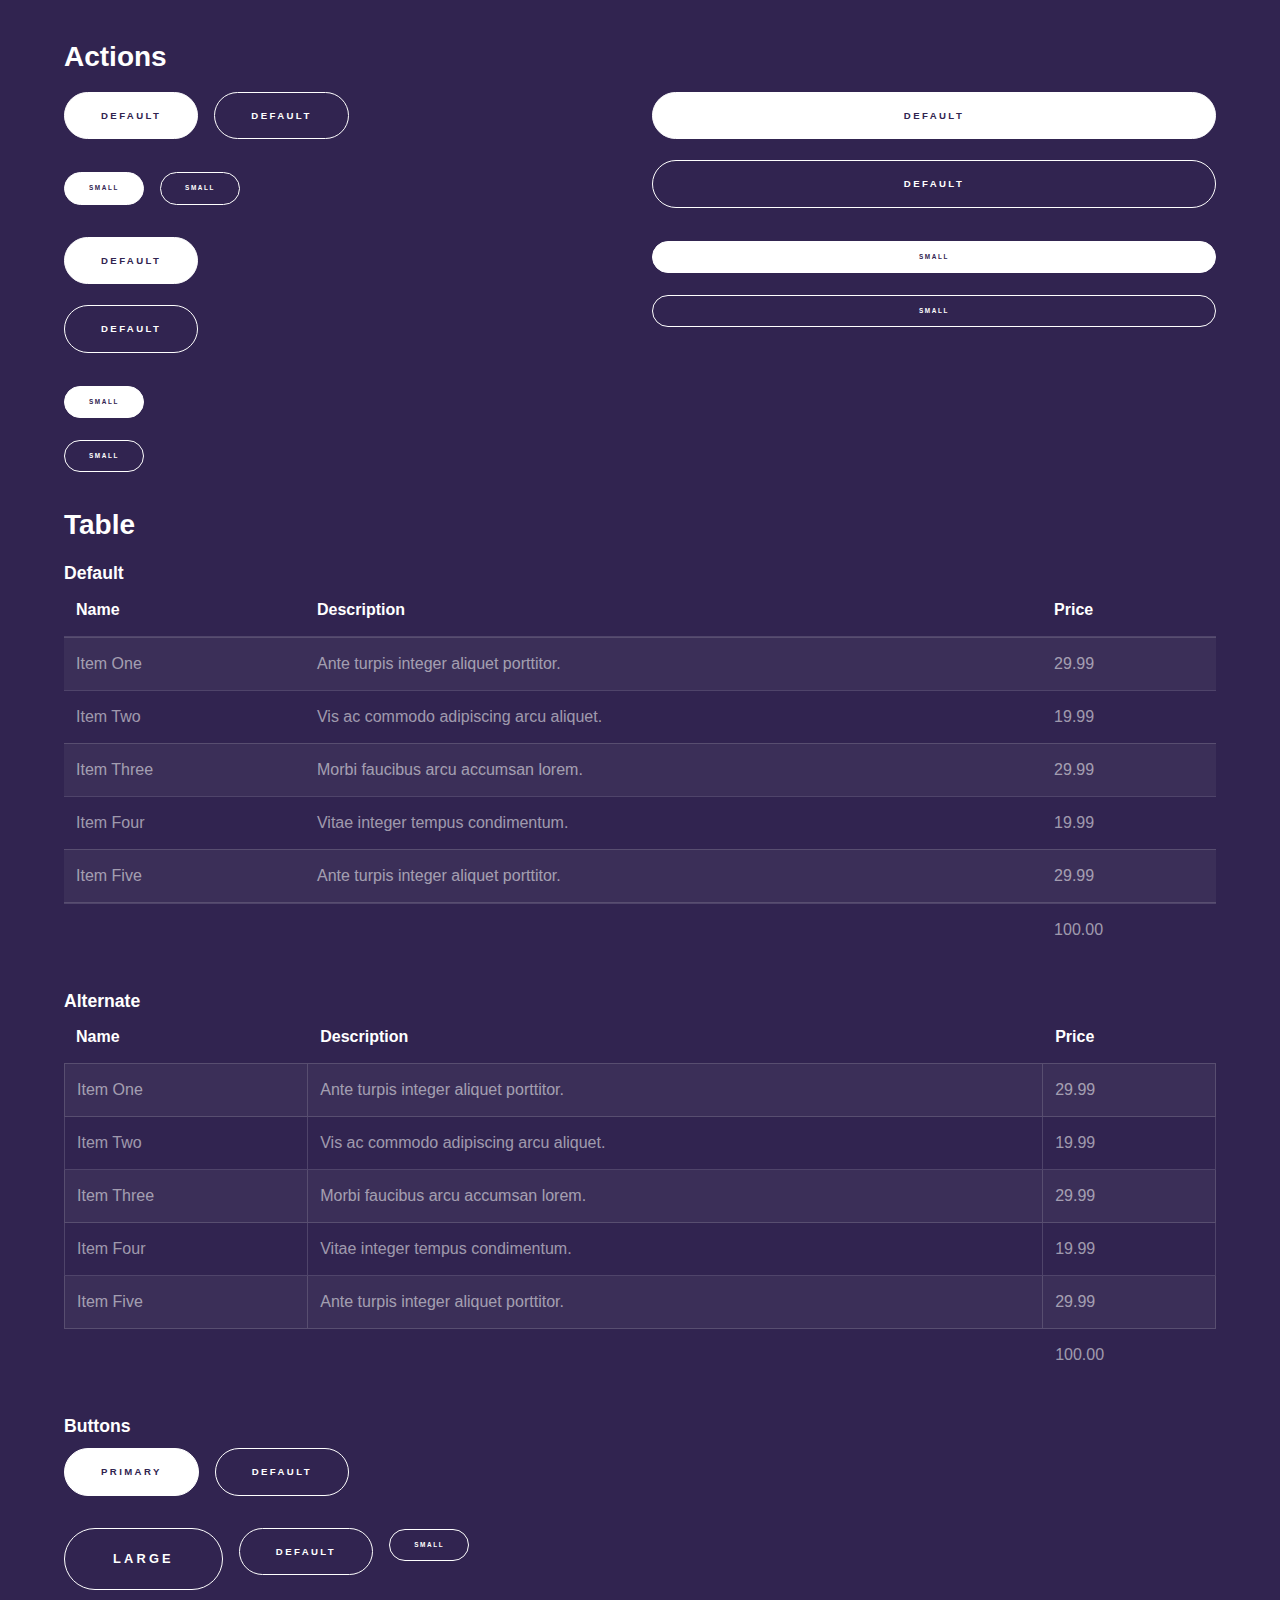
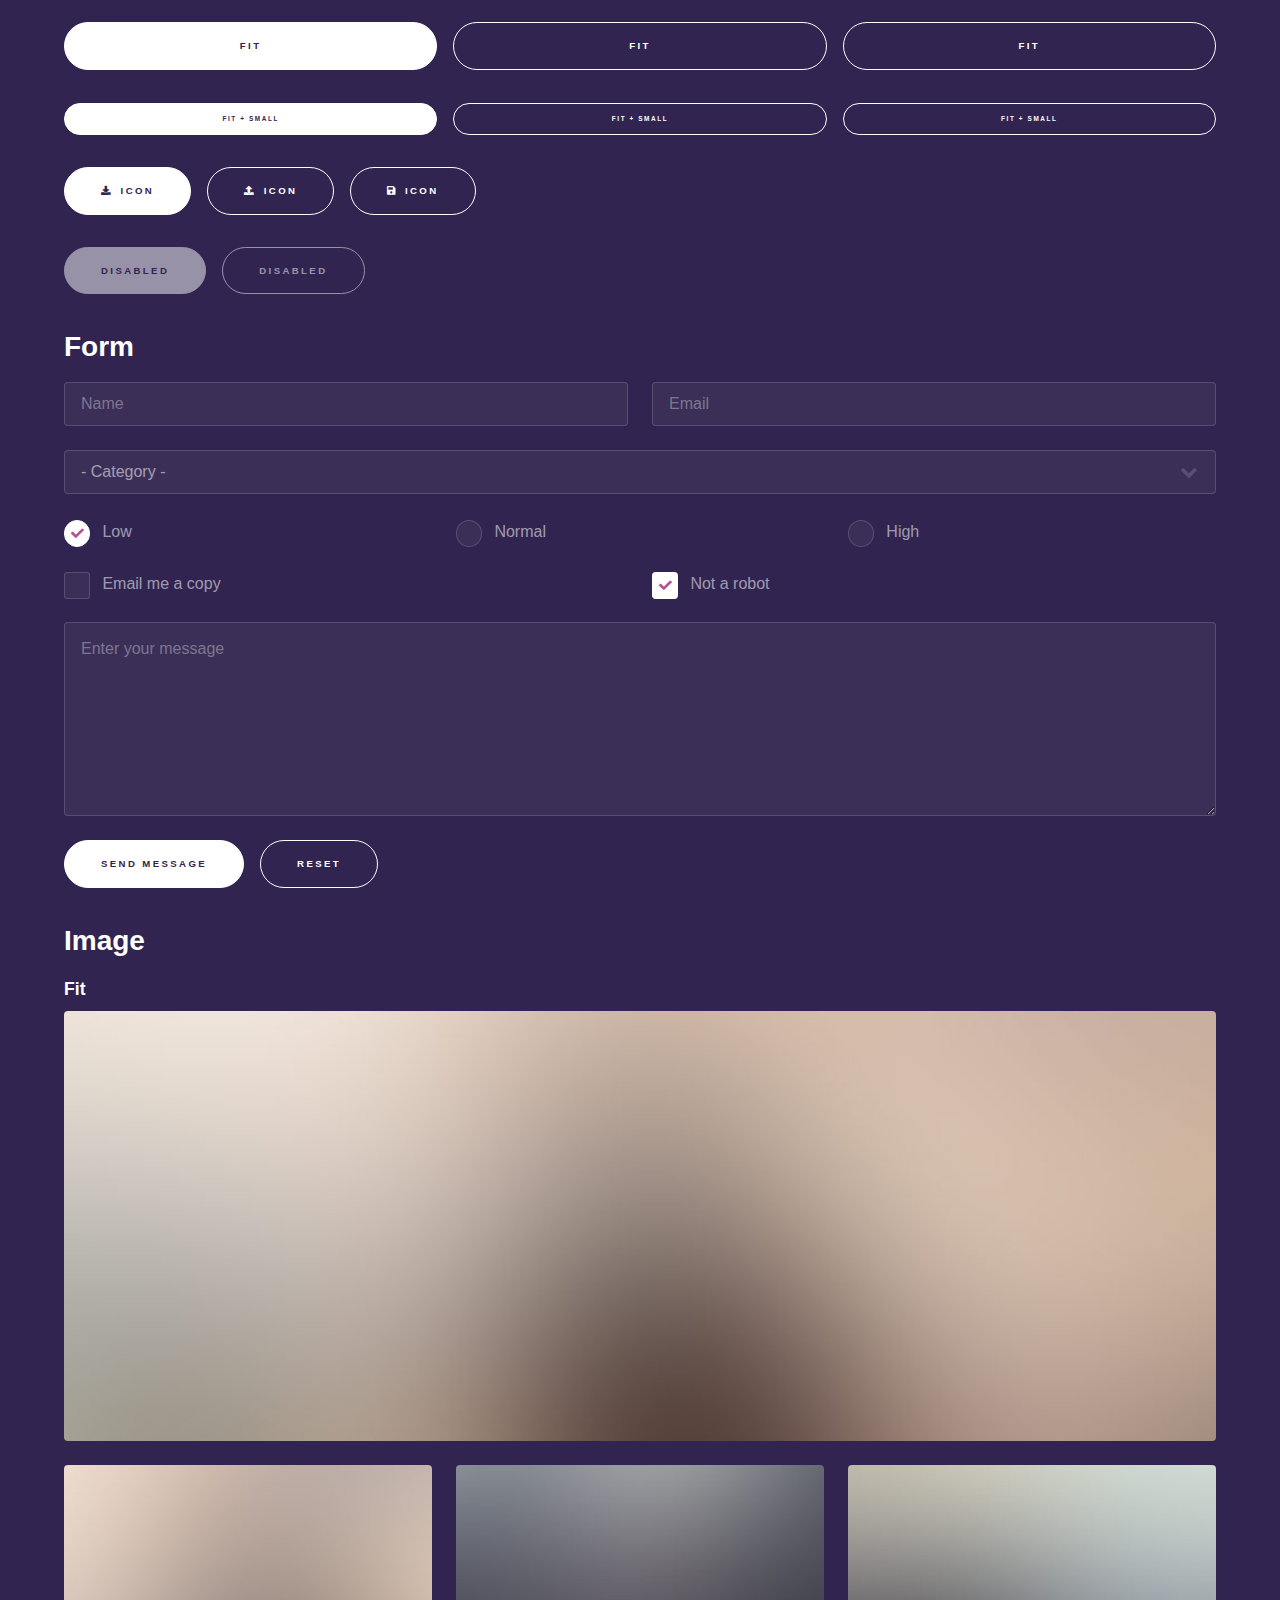
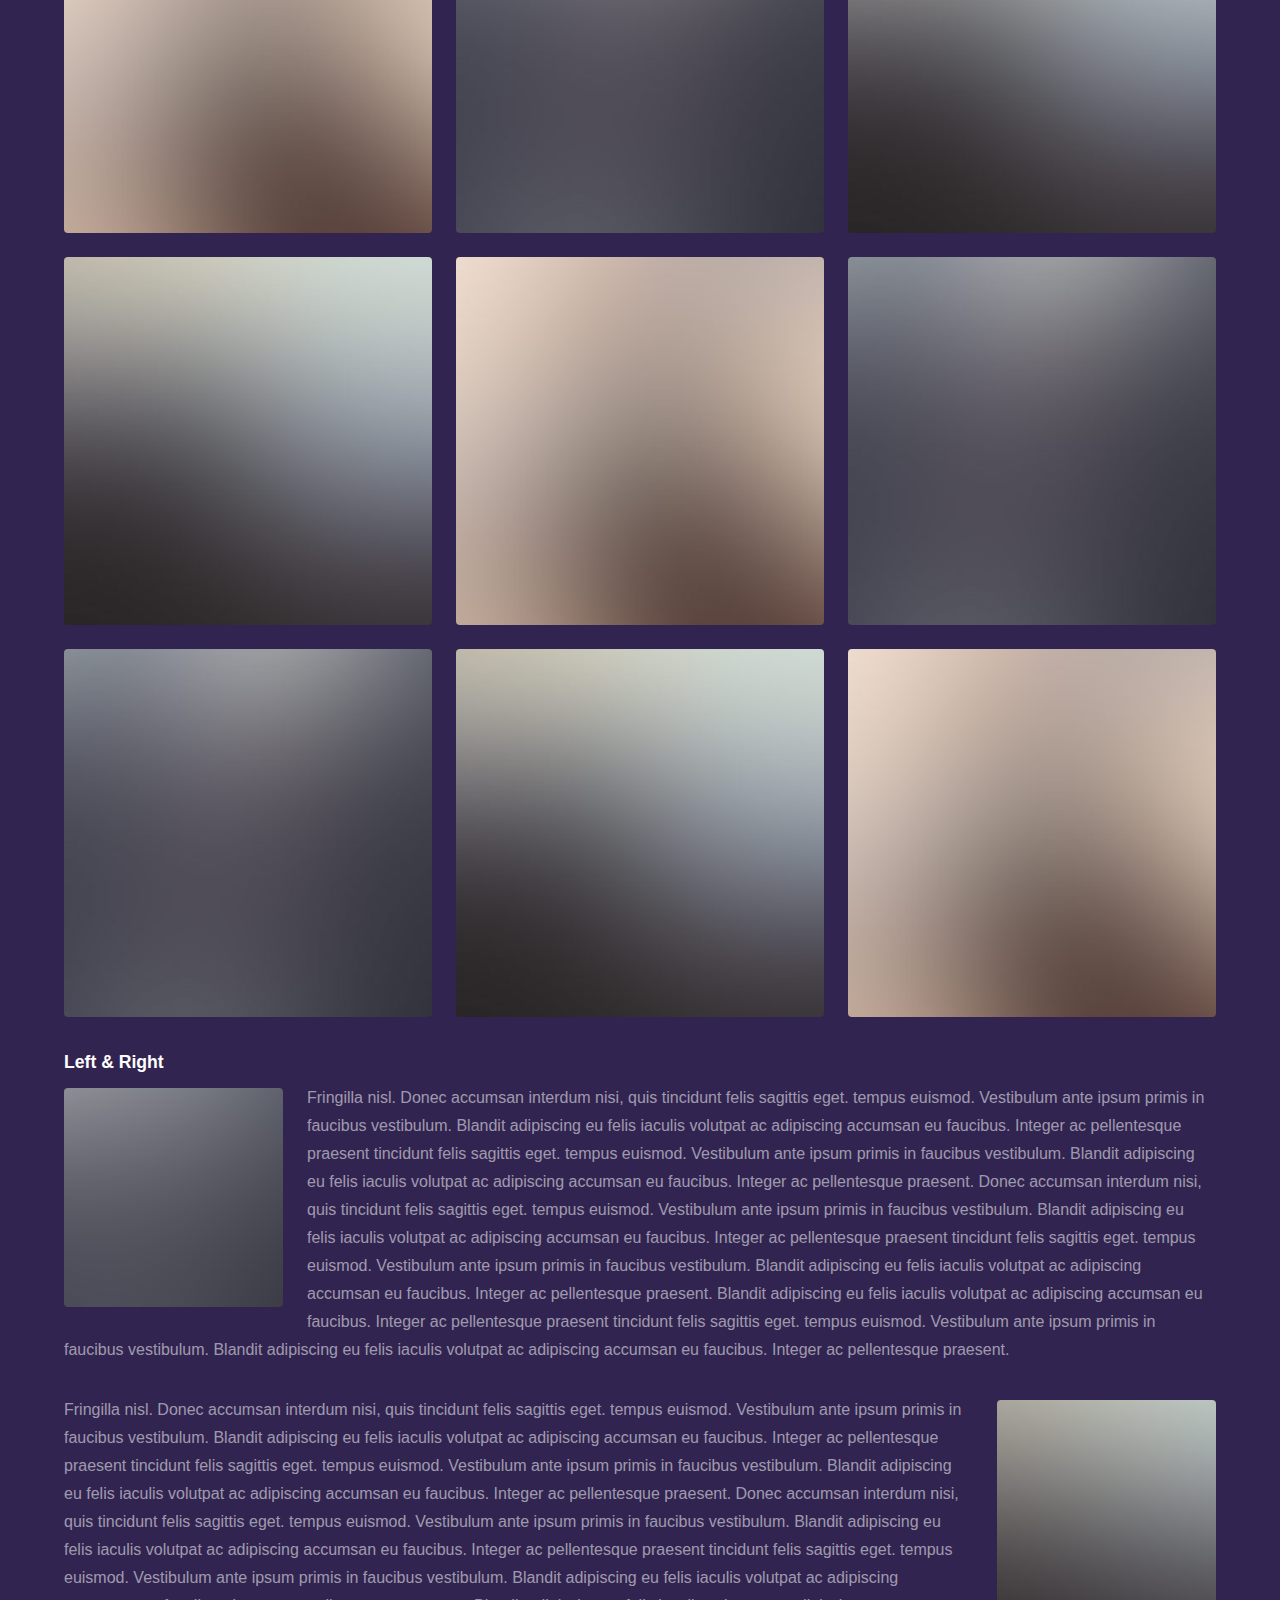
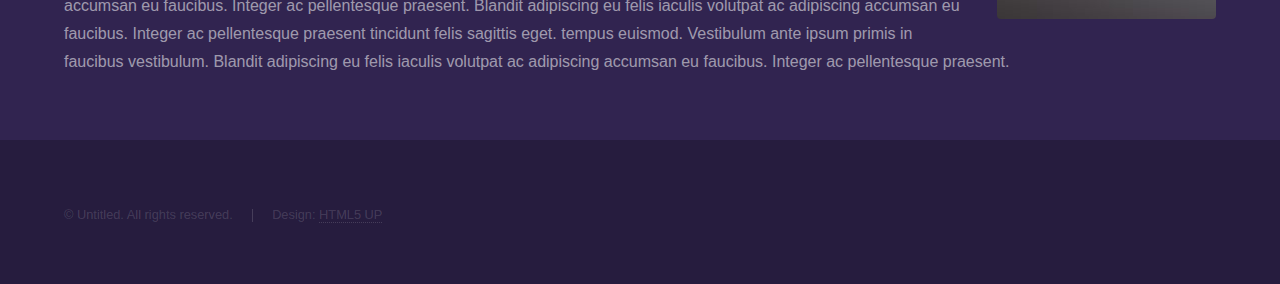
<file: elements.html>
<!DOCTYPE HTML>
<!--
	Hyperspace by HTML5 UP
	html5up.net | @ajlkn
	Free for personal and commercial use under the CCA 3.0 license (html5up.net/license)
-->
<html>
	<head>
		<title>Elements - Hyperspace by HTML5 UP</title>
		<meta charset="utf-8" />
		<meta name="viewport" content="width=device-width, initial-scale=1, user-scalable=no" />
		<link rel="stylesheet" href="assets/css/main.css" />
		<noscript><link rel="stylesheet" href="assets/css/noscript.css" /></noscript>
	</head>
	<body class="is-preload">

		<!-- Header -->
			<header id="header">
				<a href="index.html" class="title">Hyperspace</a>
				<nav>
					<ul>
						<li><a href="index.html">Home</a></li>
						<li><a href="generic.html">Generic</a></li>
						<li><a href="elements.html"  class="active">Elements</a></li>
					</ul>
				</nav>
			</header>

		<!-- Wrapper -->
			<div id="wrapper">

				<!-- Main -->
					<section id="main" class="wrapper">
						<div class="inner">
							<h1 class="major">Elements</h1>

							<!-- Text -->
								<section>
									<h2>Text</h2>
									<p>This is <b>bold</b> and this is <strong>strong</strong>. This is <i>italic</i> and this is <em>emphasized</em>.
									This is <sup>superscript</sup> text and this is <sub>subscript</sub> text.
									This is <u>underlined</u> and this is code: <code>for (;;) { ... }</code>. Finally, <a href="#">this is a link</a>.</p>
									<hr />
									<p>Nunc lacinia ante nunc ac lobortis. Interdum adipiscing gravida odio porttitor sem non mi integer non faucibus ornare mi ut ante amet placerat aliquet. Volutpat eu sed ante lacinia sapien lorem accumsan varius montes viverra nibh in adipiscing blandit tempus accumsan.</p>
									<hr />
									<h2>Heading Level 2</h2>
									<h3>Heading Level 3</h3>
									<h4>Heading Level 4</h4>
									<hr />
									<h3>Blockquote</h3>
									<blockquote>Fringilla nisl. Donec accumsan interdum nisi, quis tincidunt felis sagittis eget tempus euismod. Vestibulum ante ipsum primis in faucibus vestibulum. Blandit adipiscing eu felis iaculis volutpat ac adipiscing accumsan faucibus. Vestibulum ante ipsum primis in faucibus lorem ipsum dolor sit amet nullam adipiscing eu felis.</blockquote>
									<h3>Preformatted</h3>
									<pre><code>i = 0;

while (!deck.isInOrder()) {
    print 'Iteration ' + i;
    deck.shuffle();
    i++;
}

print 'It took ' + i + ' iterations to sort the deck.';</code></pre>
								</section>

							<!-- Lists -->
								<section>
									<h2>Lists</h2>
									<div class="row">
										<div class="col-6 col-12-medium">
											<h3>Unordered</h3>
											<ul>
												<li>Dolor pulvinar etiam.</li>
												<li>Sagittis adipiscing.</li>
												<li>Felis enim feugiat.</li>
											</ul>
											<h3>Alternate</h3>
											<ul class="alt">
												<li>Dolor pulvinar etiam.</li>
												<li>Sagittis adipiscing.</li>
												<li>Felis enim feugiat.</li>
											</ul>
										</div>
										<div class="col-6 col-12-medium">
											<h3>Ordered</h3>
											<ol>
												<li>Dolor pulvinar etiam.</li>
												<li>Etiam vel felis viverra.</li>
												<li>Felis enim feugiat.</li>
												<li>Dolor pulvinar etiam.</li>
												<li>Etiam vel felis lorem.</li>
												<li>Felis enim et feugiat.</li>
											</ol>
											<h3>Icons</h3>
											<ul class="icons">
												<li><a href="#" class="icon brands fa-twitter"><span class="label">Twitter</span></a></li>
												<li><a href="#" class="icon brands fa-facebook-f"><span class="label">Facebook</span></a></li>
												<li><a href="#" class="icon brands fa-instagram"><span class="label">Instagram</span></a></li>
												<li><a href="#" class="icon brands fa-github"><span class="label">Github</span></a></li>
											</ul>
										</div>
									</div>
									<h2>Actions</h2>
									<div class="row">
										<div class="col-6 col-12-medium">
											<ul class="actions">
												<li><a href="#" class="button primary">Default</a></li>
												<li><a href="#" class="button">Default</a></li>
											</ul>
											<ul class="actions small">
												<li><a href="#" class="button primary small">Small</a></li>
												<li><a href="#" class="button small">Small</a></li>
											</ul>
											<ul class="actions stacked">
												<li><a href="#" class="button primary">Default</a></li>
												<li><a href="#" class="button">Default</a></li>
											</ul>
											<ul class="actions stacked">
												<li><a href="#" class="button primary small">Small</a></li>
												<li><a href="#" class="button small">Small</a></li>
											</ul>
										</div>
										<div class="col-6 col-12-medium">
											<ul class="actions stacked">
												<li><a href="#" class="button primary fit">Default</a></li>
												<li><a href="#" class="button fit">Default</a></li>
											</ul>
											<ul class="actions stacked">
												<li><a href="#" class="button primary small fit">Small</a></li>
												<li><a href="#" class="button small fit">Small</a></li>
											</ul>
										</div>
									</div>
								</section>

							<!-- Table -->
								<section>
									<h2>Table</h2>
									<h3>Default</h3>
									<div class="table-wrapper">
										<table>
											<thead>
												<tr>
													<th>Name</th>
													<th>Description</th>
													<th>Price</th>
												</tr>
											</thead>
											<tbody>
												<tr>
													<td>Item One</td>
													<td>Ante turpis integer aliquet porttitor.</td>
													<td>29.99</td>
												</tr>
												<tr>
													<td>Item Two</td>
													<td>Vis ac commodo adipiscing arcu aliquet.</td>
													<td>19.99</td>
												</tr>
												<tr>
													<td>Item Three</td>
													<td> Morbi faucibus arcu accumsan lorem.</td>
													<td>29.99</td>
												</tr>
												<tr>
													<td>Item Four</td>
													<td>Vitae integer tempus condimentum.</td>
													<td>19.99</td>
												</tr>
												<tr>
													<td>Item Five</td>
													<td>Ante turpis integer aliquet porttitor.</td>
													<td>29.99</td>
												</tr>
											</tbody>
											<tfoot>
												<tr>
													<td colspan="2"></td>
													<td>100.00</td>
												</tr>
											</tfoot>
										</table>
									</div>

									<h3>Alternate</h3>
									<div class="table-wrapper">
										<table class="alt">
											<thead>
												<tr>
													<th>Name</th>
													<th>Description</th>
													<th>Price</th>
												</tr>
											</thead>
											<tbody>
												<tr>
													<td>Item One</td>
													<td>Ante turpis integer aliquet porttitor.</td>
													<td>29.99</td>
												</tr>
												<tr>
													<td>Item Two</td>
													<td>Vis ac commodo adipiscing arcu aliquet.</td>
													<td>19.99</td>
												</tr>
												<tr>
													<td>Item Three</td>
													<td> Morbi faucibus arcu accumsan lorem.</td>
													<td>29.99</td>
												</tr>
												<tr>
													<td>Item Four</td>
													<td>Vitae integer tempus condimentum.</td>
													<td>19.99</td>
												</tr>
												<tr>
													<td>Item Five</td>
													<td>Ante turpis integer aliquet porttitor.</td>
													<td>29.99</td>
												</tr>
											</tbody>
											<tfoot>
												<tr>
													<td colspan="2"></td>
													<td>100.00</td>
												</tr>
											</tfoot>
										</table>
									</div>
								</section>

							<!-- Buttons -->
								<section>
									<h3>Buttons</h3>
									<ul class="actions">
										<li><a href="#" class="button primary">Primary</a></li>
										<li><a href="#" class="button">Default</a></li>
									</ul>
									<ul class="actions">
										<li><a href="#" class="button large">Large</a></li>
										<li><a href="#" class="button">Default</a></li>
										<li><a href="#" class="button small">Small</a></li>
									</ul>
									<ul class="actions fit">
										<li><a href="#" class="button primary fit">Fit</a></li>
										<li><a href="#" class="button fit">Fit</a></li>
										<li><a href="#" class="button fit">Fit</a></li>
									</ul>
									<ul class="actions fit small">
										<li><a href="#" class="button primary fit small">Fit + Small</a></li>
										<li><a href="#" class="button fit small">Fit + Small</a></li>
										<li><a href="#" class="button fit small">Fit + Small</a></li>
									</ul>
									<ul class="actions">
										<li><a href="#" class="button primary icon solid fa-download">Icon</a></li>
										<li><a href="#" class="button icon solid fa-upload">Icon</a></li>
										<li><a href="#" class="button icon solid fa-save">Icon</a></li>
									</ul>
									<ul class="actions">
										<li><span class="button primary disabled">Disabled</span></li>
										<li><span class="button disabled">Disabled</span></li>
									</ul>
								</section>

							<!-- Form -->
								<section>
									<h2>Form</h2>
									<form method="post" action="#">
										<div class="row gtr-uniform">
											<div class="col-6 col-12-xsmall">
												<input type="text" name="demo-name" id="demo-name" value="" placeholder="Name" />
											</div>
											<div class="col-6 col-12-xsmall">
												<input type="email" name="demo-email" id="demo-email" value="" placeholder="Email" />
											</div>
											<div class="col-12">
												<select name="demo-category" id="demo-category">
													<option value="">- Category -</option>
													<option value="1">Manufacturing</option>
													<option value="1">Shipping</option>
													<option value="1">Administration</option>
													<option value="1">Human Resources</option>
												</select>
											</div>
											<div class="col-4 col-12-small">
												<input type="radio" id="demo-priority-low" name="demo-priority" checked>
												<label for="demo-priority-low">Low</label>
											</div>
											<div class="col-4 col-12-small">
												<input type="radio" id="demo-priority-normal" name="demo-priority">
												<label for="demo-priority-normal">Normal</label>
											</div>
											<div class="col-4 col-12-small">
												<input type="radio" id="demo-priority-high" name="demo-priority">
												<label for="demo-priority-high">High</label>
											</div>
											<div class="col-6 col-12-small">
												<input type="checkbox" id="demo-copy" name="demo-copy">
												<label for="demo-copy">Email me a copy</label>
											</div>
											<div class="col-6 col-12-small">
												<input type="checkbox" id="demo-human" name="demo-human" checked>
												<label for="demo-human">Not a robot</label>
											</div>
											<div class="col-12">
												<textarea name="demo-message" id="demo-message" placeholder="Enter your message" rows="6"></textarea>
											</div>
											<div class="col-12">
												<ul class="actions">
													<li><input type="submit" value="Send Message" class="primary" /></li>
													<li><input type="reset" value="Reset" /></li>
												</ul>
											</div>
										</div>
									</form>
								</section>

							<!-- Image -->
								<section>
									<h2>Image</h2>
									<h3>Fit</h3>
									<div class="box alt">
										<div class="row gtr-uniform">
											<div class="col-12"><span class="image fit"><img src="images/pic04.jpg" alt="" /></span></div>
											<div class="col-4"><span class="image fit"><img src="images/pic01.jpg" alt="" /></span></div>
											<div class="col-4"><span class="image fit"><img src="images/pic02.jpg" alt="" /></span></div>
											<div class="col-4"><span class="image fit"><img src="images/pic03.jpg" alt="" /></span></div>
											<div class="col-4"><span class="image fit"><img src="images/pic03.jpg" alt="" /></span></div>
											<div class="col-4"><span class="image fit"><img src="images/pic01.jpg" alt="" /></span></div>
											<div class="col-4"><span class="image fit"><img src="images/pic02.jpg" alt="" /></span></div>
											<div class="col-4"><span class="image fit"><img src="images/pic02.jpg" alt="" /></span></div>
											<div class="col-4"><span class="image fit"><img src="images/pic03.jpg" alt="" /></span></div>
											<div class="col-4"><span class="image fit"><img src="images/pic01.jpg" alt="" /></span></div>
										</div>
									</div>
									<h3>Left &amp; Right</h3>
									<p><span class="image left"><img src="images/pic05.jpg" alt="" /></span>Fringilla nisl. Donec accumsan interdum nisi, quis tincidunt felis sagittis eget. tempus euismod. Vestibulum ante ipsum primis in faucibus vestibulum. Blandit adipiscing eu felis iaculis volutpat ac adipiscing accumsan eu faucibus. Integer ac pellentesque praesent tincidunt felis sagittis eget. tempus euismod. Vestibulum ante ipsum primis in faucibus vestibulum. Blandit adipiscing eu felis iaculis volutpat ac adipiscing accumsan eu faucibus. Integer ac pellentesque praesent. Donec accumsan interdum nisi, quis tincidunt felis sagittis eget. tempus euismod. Vestibulum ante ipsum primis in faucibus vestibulum. Blandit adipiscing eu felis iaculis volutpat ac adipiscing accumsan eu faucibus. Integer ac pellentesque praesent tincidunt felis sagittis eget. tempus euismod. Vestibulum ante ipsum primis in faucibus vestibulum. Blandit adipiscing eu felis iaculis volutpat ac adipiscing accumsan eu faucibus. Integer ac pellentesque praesent. Blandit adipiscing eu felis iaculis volutpat ac adipiscing accumsan eu faucibus. Integer ac pellentesque praesent tincidunt felis sagittis eget. tempus euismod. Vestibulum ante ipsum primis in faucibus vestibulum. Blandit adipiscing eu felis iaculis volutpat ac adipiscing accumsan eu faucibus. Integer ac pellentesque praesent.</p>
									<p><span class="image right"><img src="images/pic06.jpg" alt="" /></span>Fringilla nisl. Donec accumsan interdum nisi, quis tincidunt felis sagittis eget. tempus euismod. Vestibulum ante ipsum primis in faucibus vestibulum. Blandit adipiscing eu felis iaculis volutpat ac adipiscing accumsan eu faucibus. Integer ac pellentesque praesent tincidunt felis sagittis eget. tempus euismod. Vestibulum ante ipsum primis in faucibus vestibulum. Blandit adipiscing eu felis iaculis volutpat ac adipiscing accumsan eu faucibus. Integer ac pellentesque praesent. Donec accumsan interdum nisi, quis tincidunt felis sagittis eget. tempus euismod. Vestibulum ante ipsum primis in faucibus vestibulum. Blandit adipiscing eu felis iaculis volutpat ac adipiscing accumsan eu faucibus. Integer ac pellentesque praesent tincidunt felis sagittis eget. tempus euismod. Vestibulum ante ipsum primis in faucibus vestibulum. Blandit adipiscing eu felis iaculis volutpat ac adipiscing accumsan eu faucibus. Integer ac pellentesque praesent. Blandit adipiscing eu felis iaculis volutpat ac adipiscing accumsan eu faucibus. Integer ac pellentesque praesent tincidunt felis sagittis eget. tempus euismod. Vestibulum ante ipsum primis in faucibus vestibulum. Blandit adipiscing eu felis iaculis volutpat ac adipiscing accumsan eu faucibus. Integer ac pellentesque praesent.</p>
								</section>

						</div>
					</section>

			</div>

		<!-- Footer -->
			<footer id="footer" class="wrapper alt">
				<div class="inner">
					<ul class="menu">
						<li>&copy; Untitled. All rights reserved.</li><li>Design: <a href="http://html5up.net">HTML5 UP</a></li>
					</ul>
				</div>
			</footer>

		<!-- Scripts -->
			<script src="assets/js/jquery.min.js"></script>
			<script src="assets/js/jquery.scrollex.min.js"></script>
			<script src="assets/js/jquery.scrolly.min.js"></script>
			<script src="assets/js/browser.min.js"></script>
			<script src="assets/js/breakpoints.min.js"></script>
			<script src="assets/js/util.js"></script>
			<script src="assets/js/main.js"></script>

	</body>
</html>
</file>
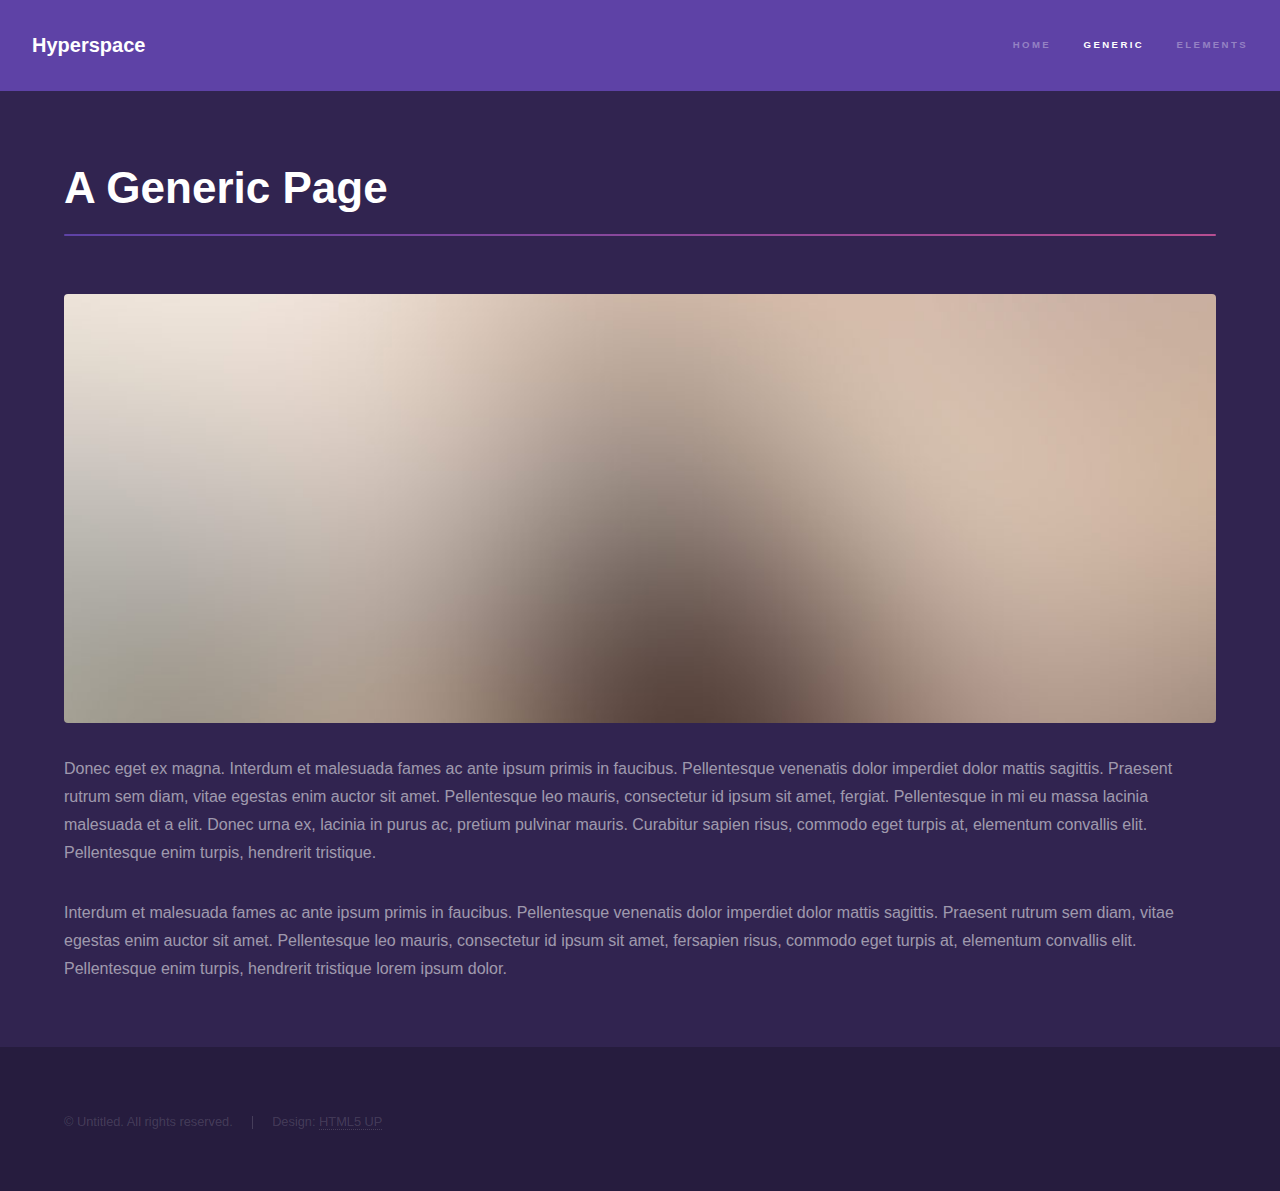
<file: generic.html>
<!DOCTYPE HTML>
<!--
	Hyperspace by HTML5 UP
	html5up.net | @ajlkn
	Free for personal and commercial use under the CCA 3.0 license (html5up.net/license)
-->
<html>
	<head>
		<title>Generic - Hyperspace by HTML5 UP</title>
		<meta charset="utf-8" />
		<meta name="viewport" content="width=device-width, initial-scale=1, user-scalable=no" />
		<link rel="stylesheet" href="assets/css/main.css" />
		<noscript><link rel="stylesheet" href="assets/css/noscript.css" /></noscript>
	</head>
	<body class="is-preload">

		<!-- Header -->
			<header id="header">
				<a href="index.html" class="title">Hyperspace</a>
				<nav>
					<ul>
						<li><a href="index.html">Home</a></li>
						<li><a href="generic.html" class="active">Generic</a></li>
						<li><a href="elements.html">Elements</a></li>
					</ul>
				</nav>
			</header>

		<!-- Wrapper -->
			<div id="wrapper">

				<!-- Main -->
					<section id="main" class="wrapper">
						<div class="inner">
							<h1 class="major">A Generic Page</h1>
							<span class="image fit"><img src="images/pic04.jpg" alt="" /></span>
							<p>Donec eget ex magna. Interdum et malesuada fames ac ante ipsum primis in faucibus. Pellentesque venenatis dolor imperdiet dolor mattis sagittis. Praesent rutrum sem diam, vitae egestas enim auctor sit amet. Pellentesque leo mauris, consectetur id ipsum sit amet, fergiat. Pellentesque in mi eu massa lacinia malesuada et a elit. Donec urna ex, lacinia in purus ac, pretium pulvinar mauris. Curabitur sapien risus, commodo eget turpis at, elementum convallis elit. Pellentesque enim turpis, hendrerit tristique.</p>
							<p>Interdum et malesuada fames ac ante ipsum primis in faucibus. Pellentesque venenatis dolor imperdiet dolor mattis sagittis. Praesent rutrum sem diam, vitae egestas enim auctor sit amet. Pellentesque leo mauris, consectetur id ipsum sit amet, fersapien risus, commodo eget turpis at, elementum convallis elit. Pellentesque enim turpis, hendrerit tristique lorem ipsum dolor.</p>
						</div>
					</section>

			</div>

		<!-- Footer -->
			<footer id="footer" class="wrapper alt">
				<div class="inner">
					<ul class="menu">
						<li>&copy; Untitled. All rights reserved.</li><li>Design: <a href="http://html5up.net">HTML5 UP</a></li>
					</ul>
				</div>
			</footer>

		<!-- Scripts -->
			<script src="assets/js/jquery.min.js"></script>
			<script src="assets/js/jquery.scrollex.min.js"></script>
			<script src="assets/js/jquery.scrolly.min.js"></script>
			<script src="assets/js/browser.min.js"></script>
			<script src="assets/js/breakpoints.min.js"></script>
			<script src="assets/js/util.js"></script>
			<script src="assets/js/main.js"></script>

	</body>
</html>
</file>
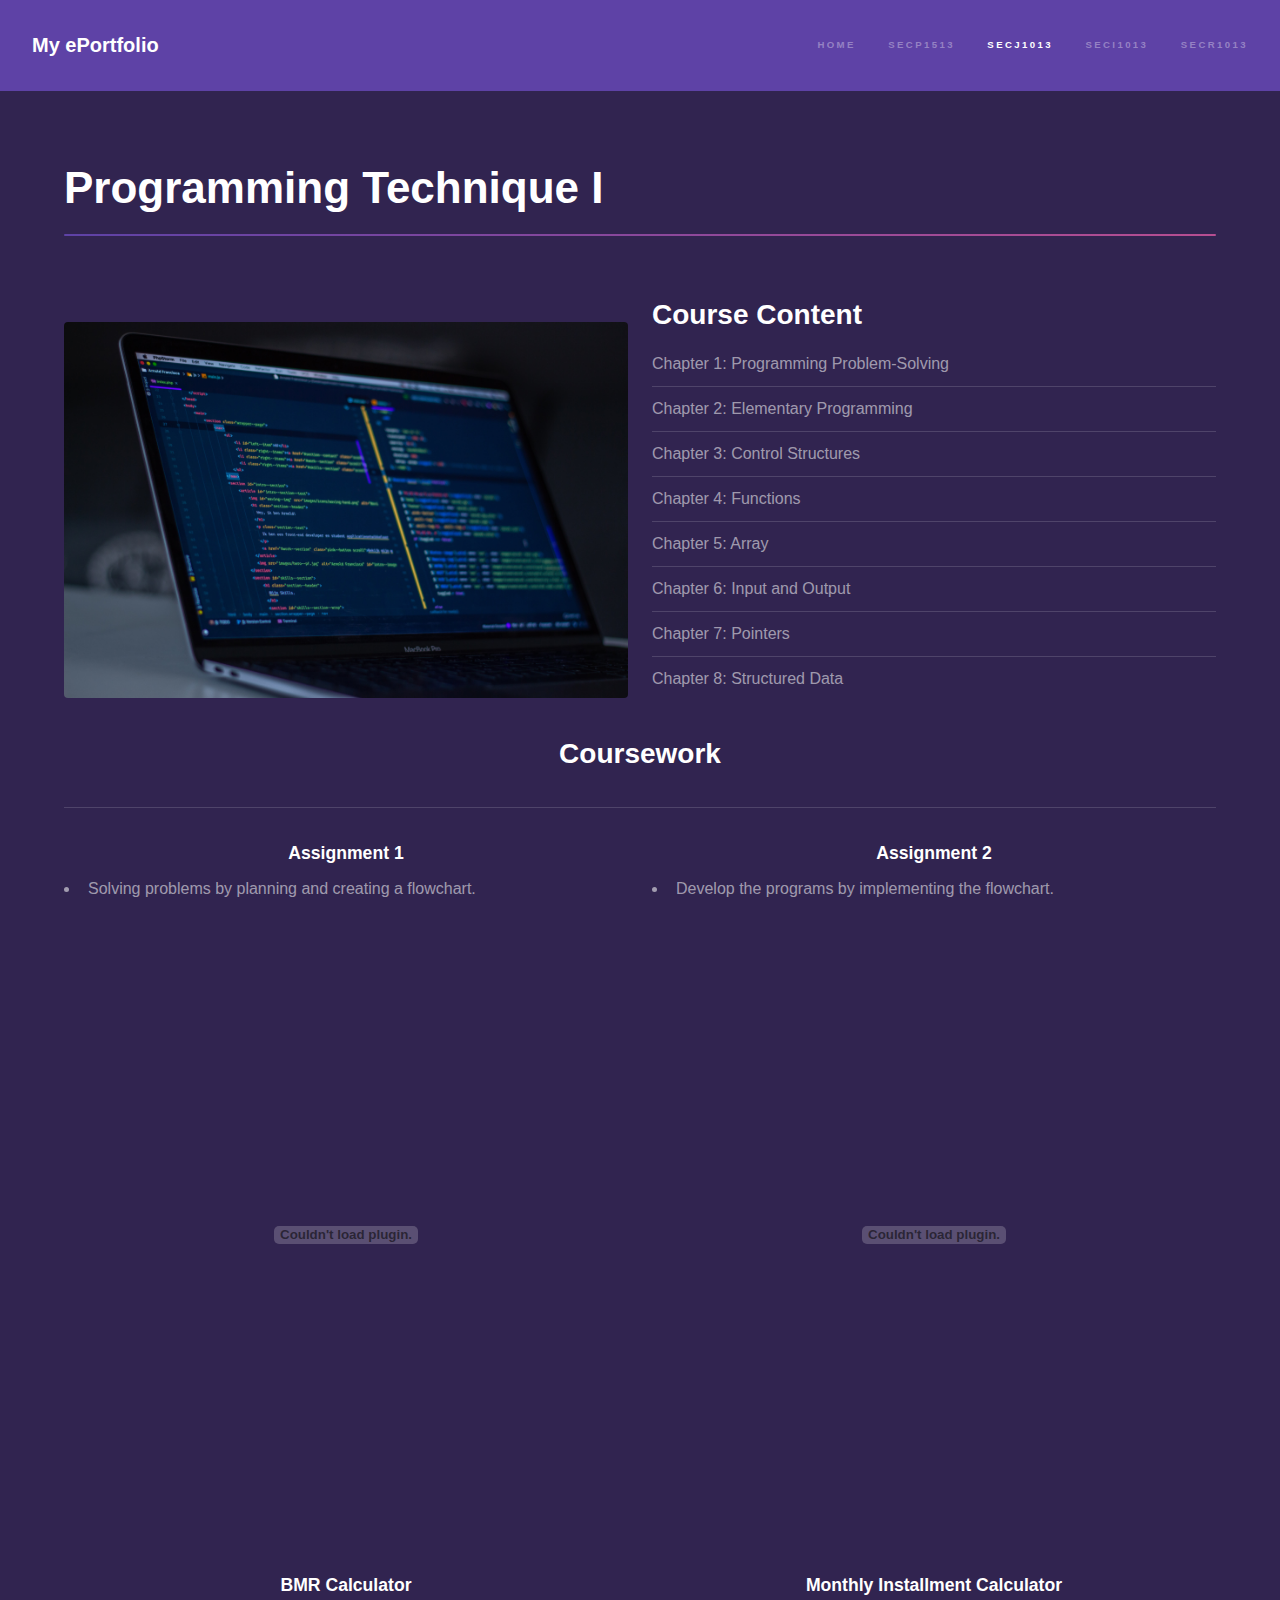
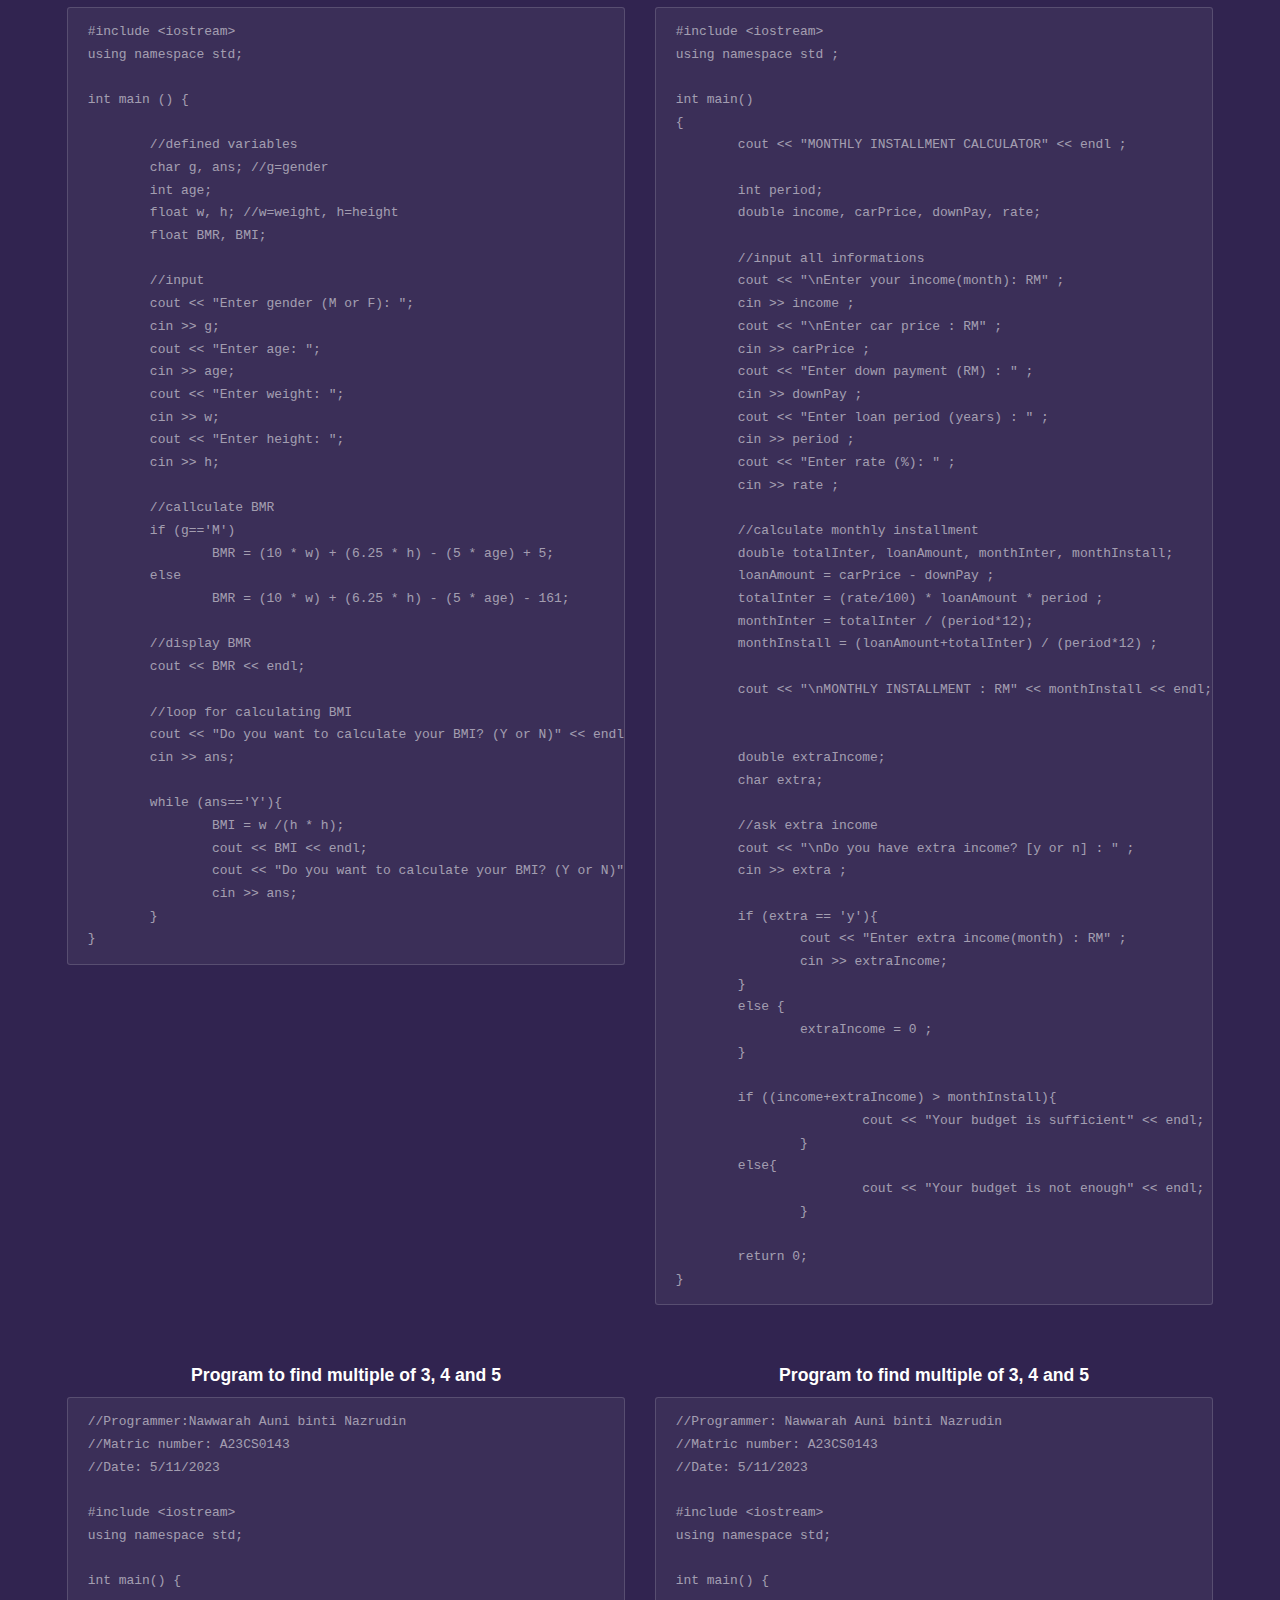
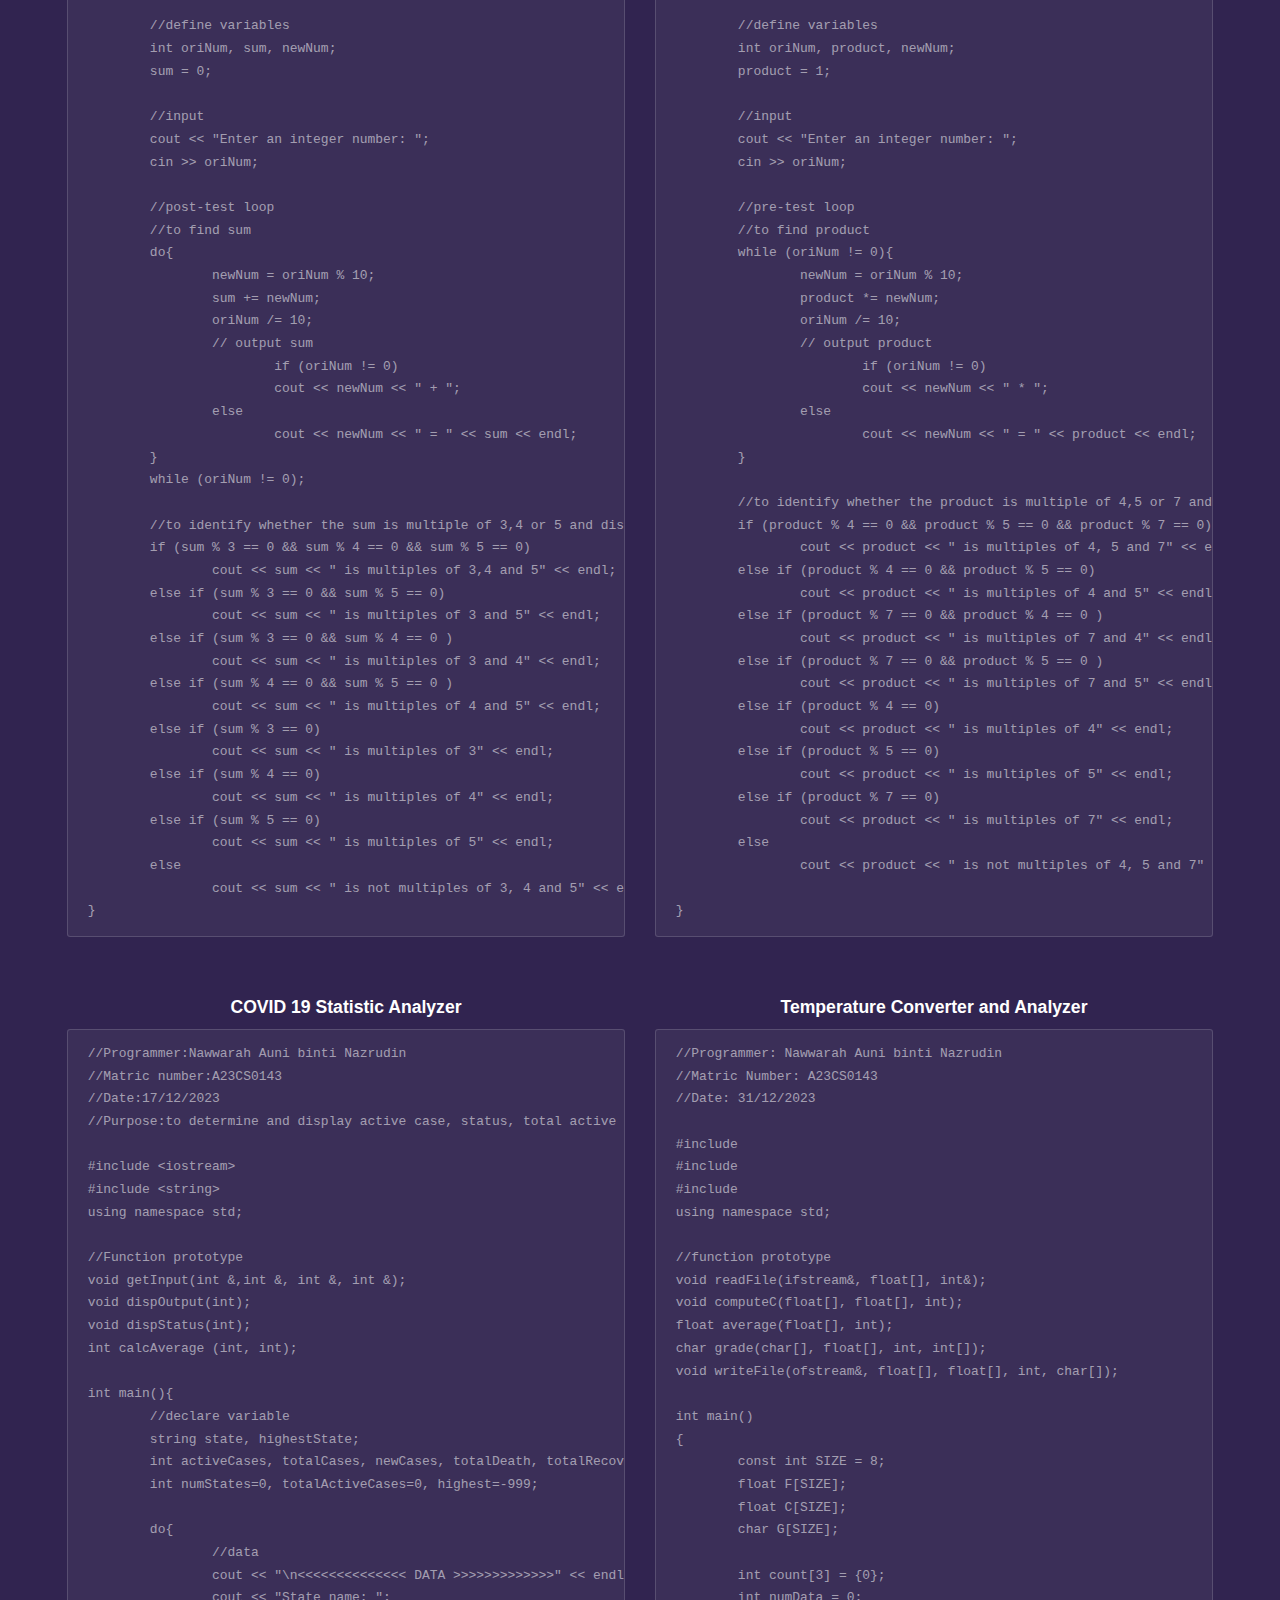
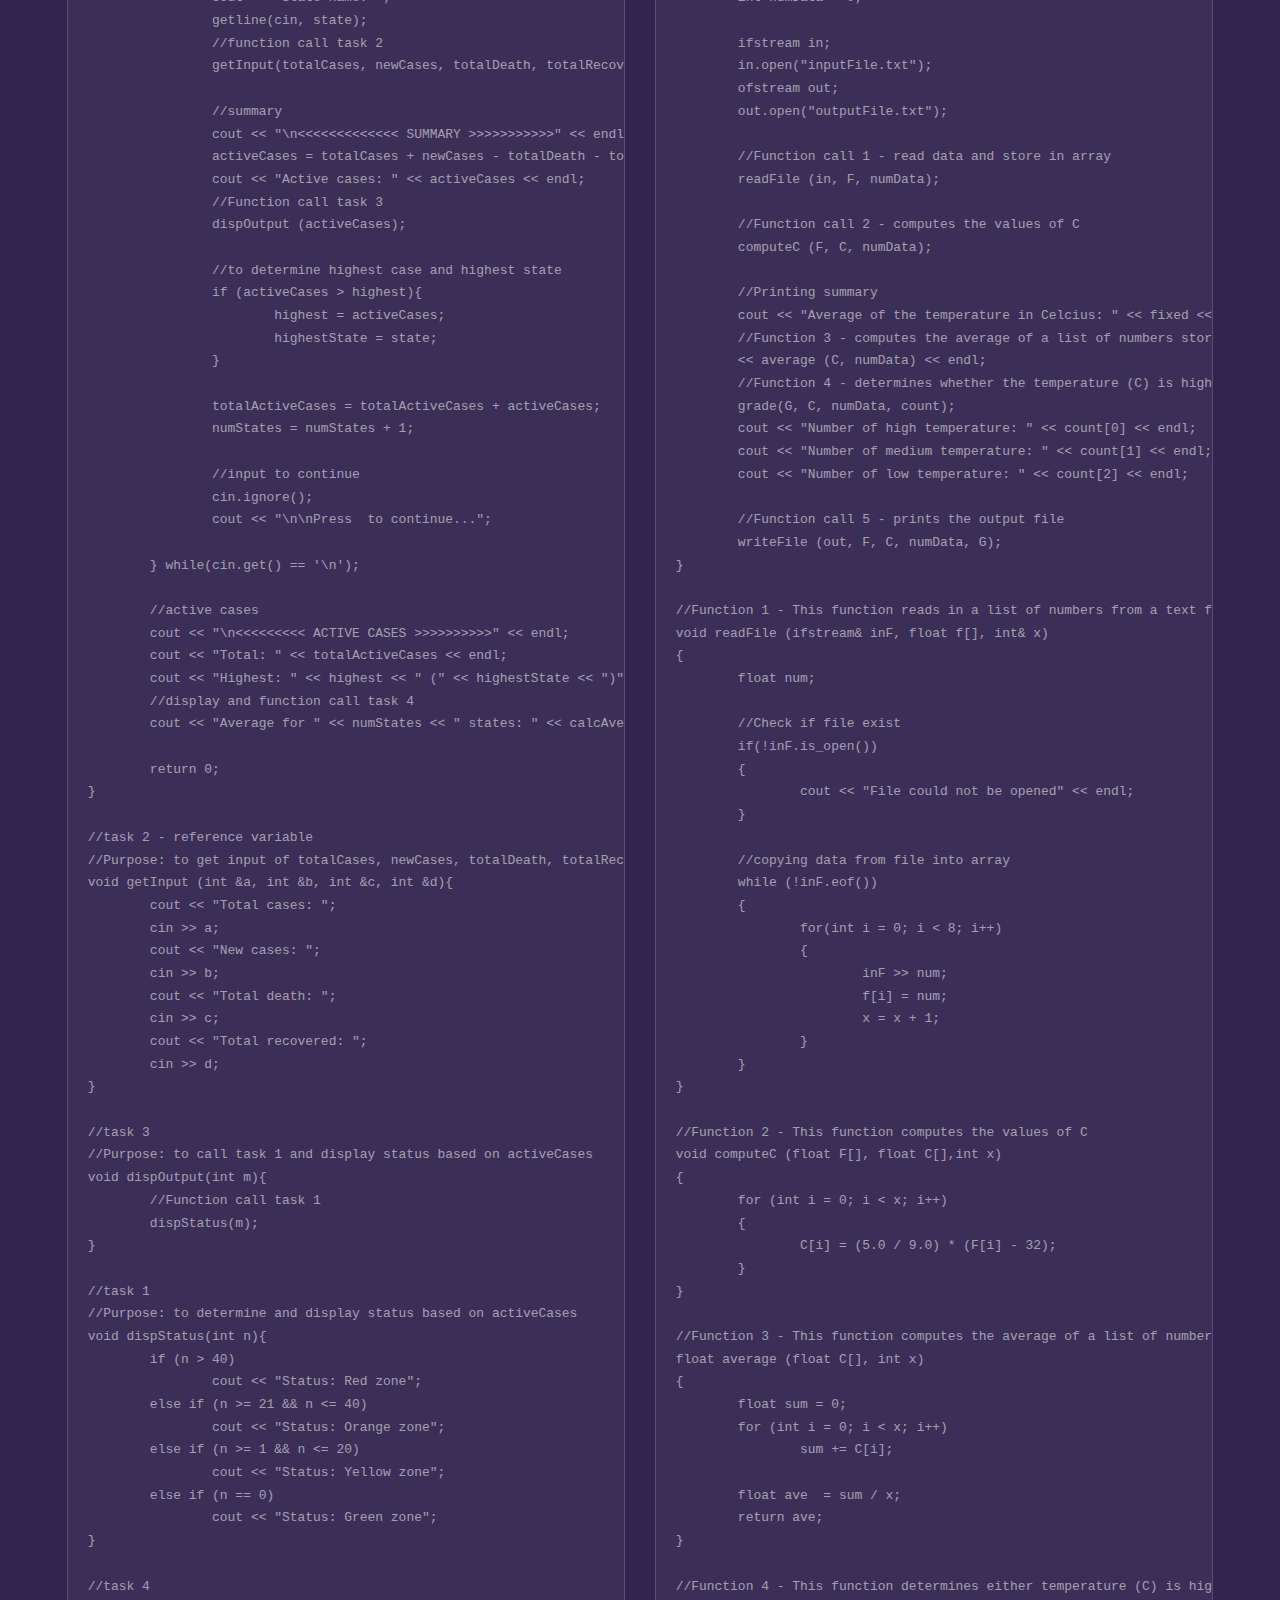
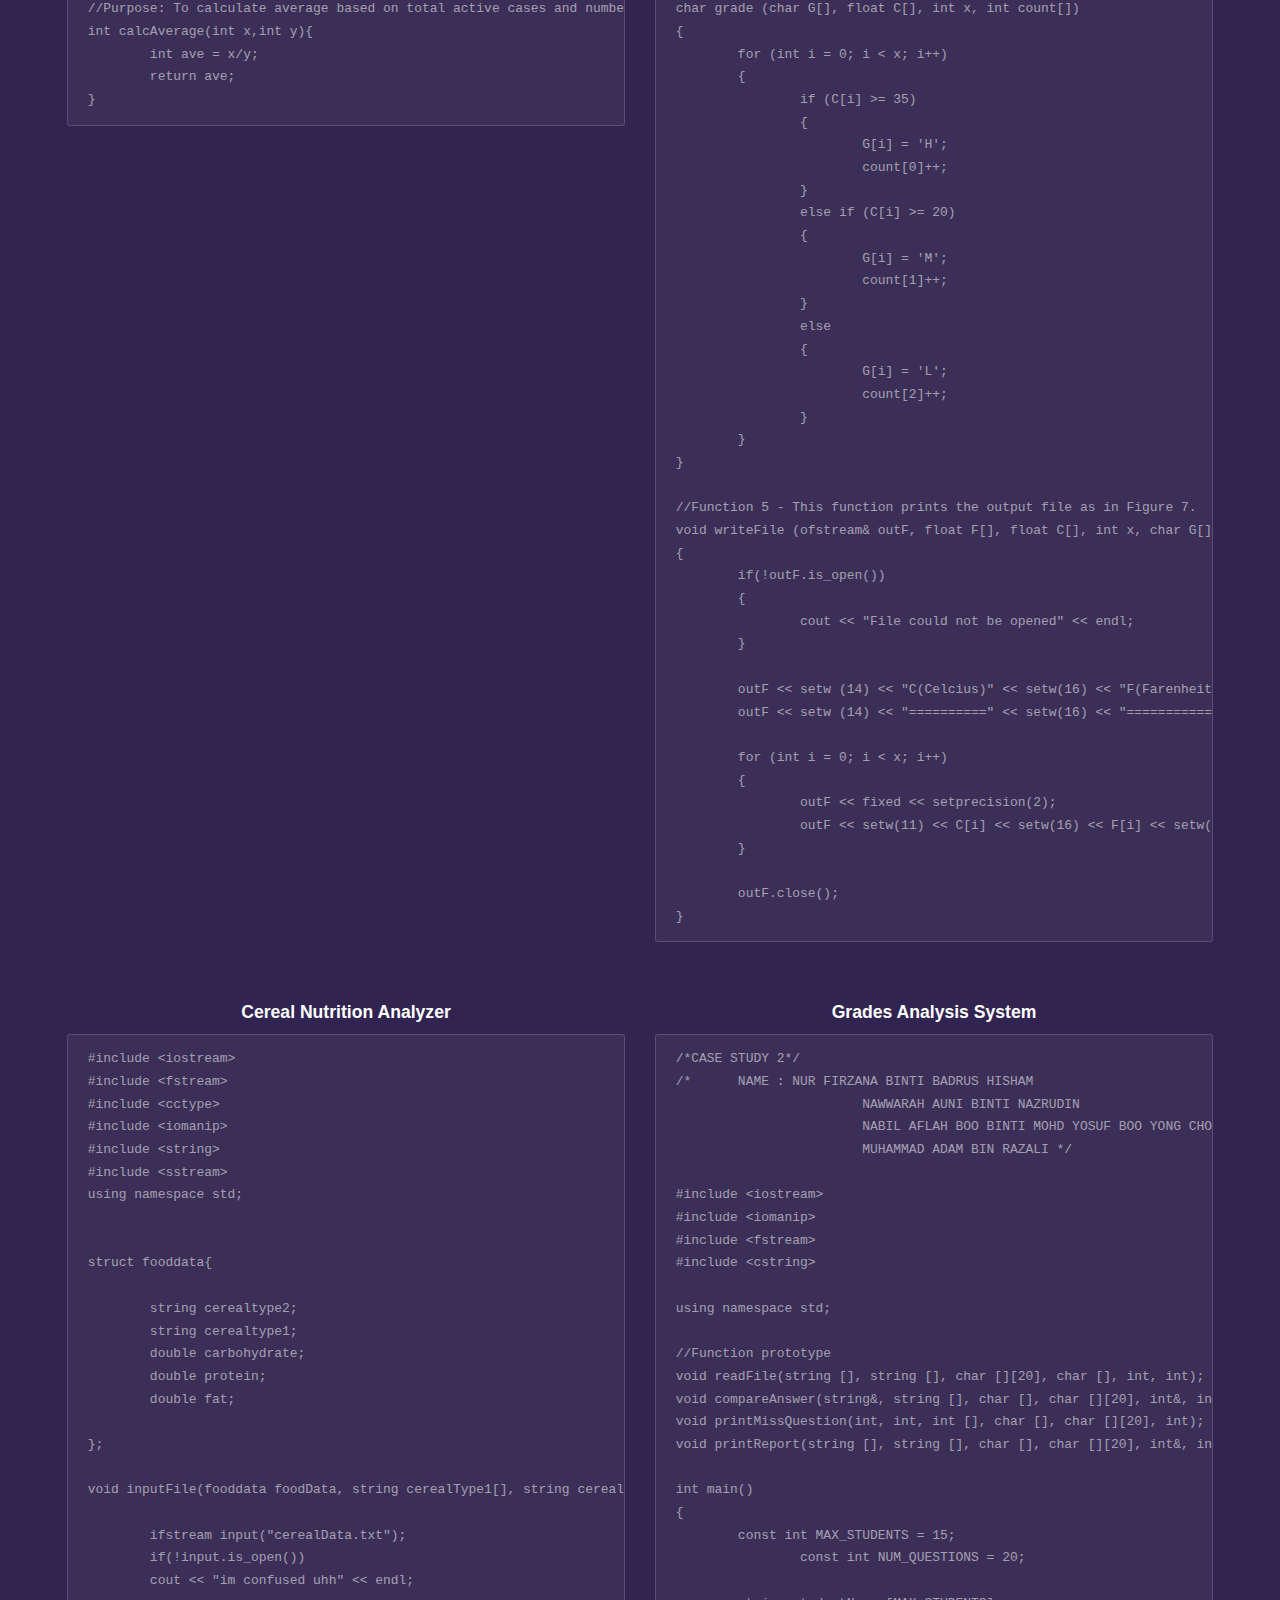
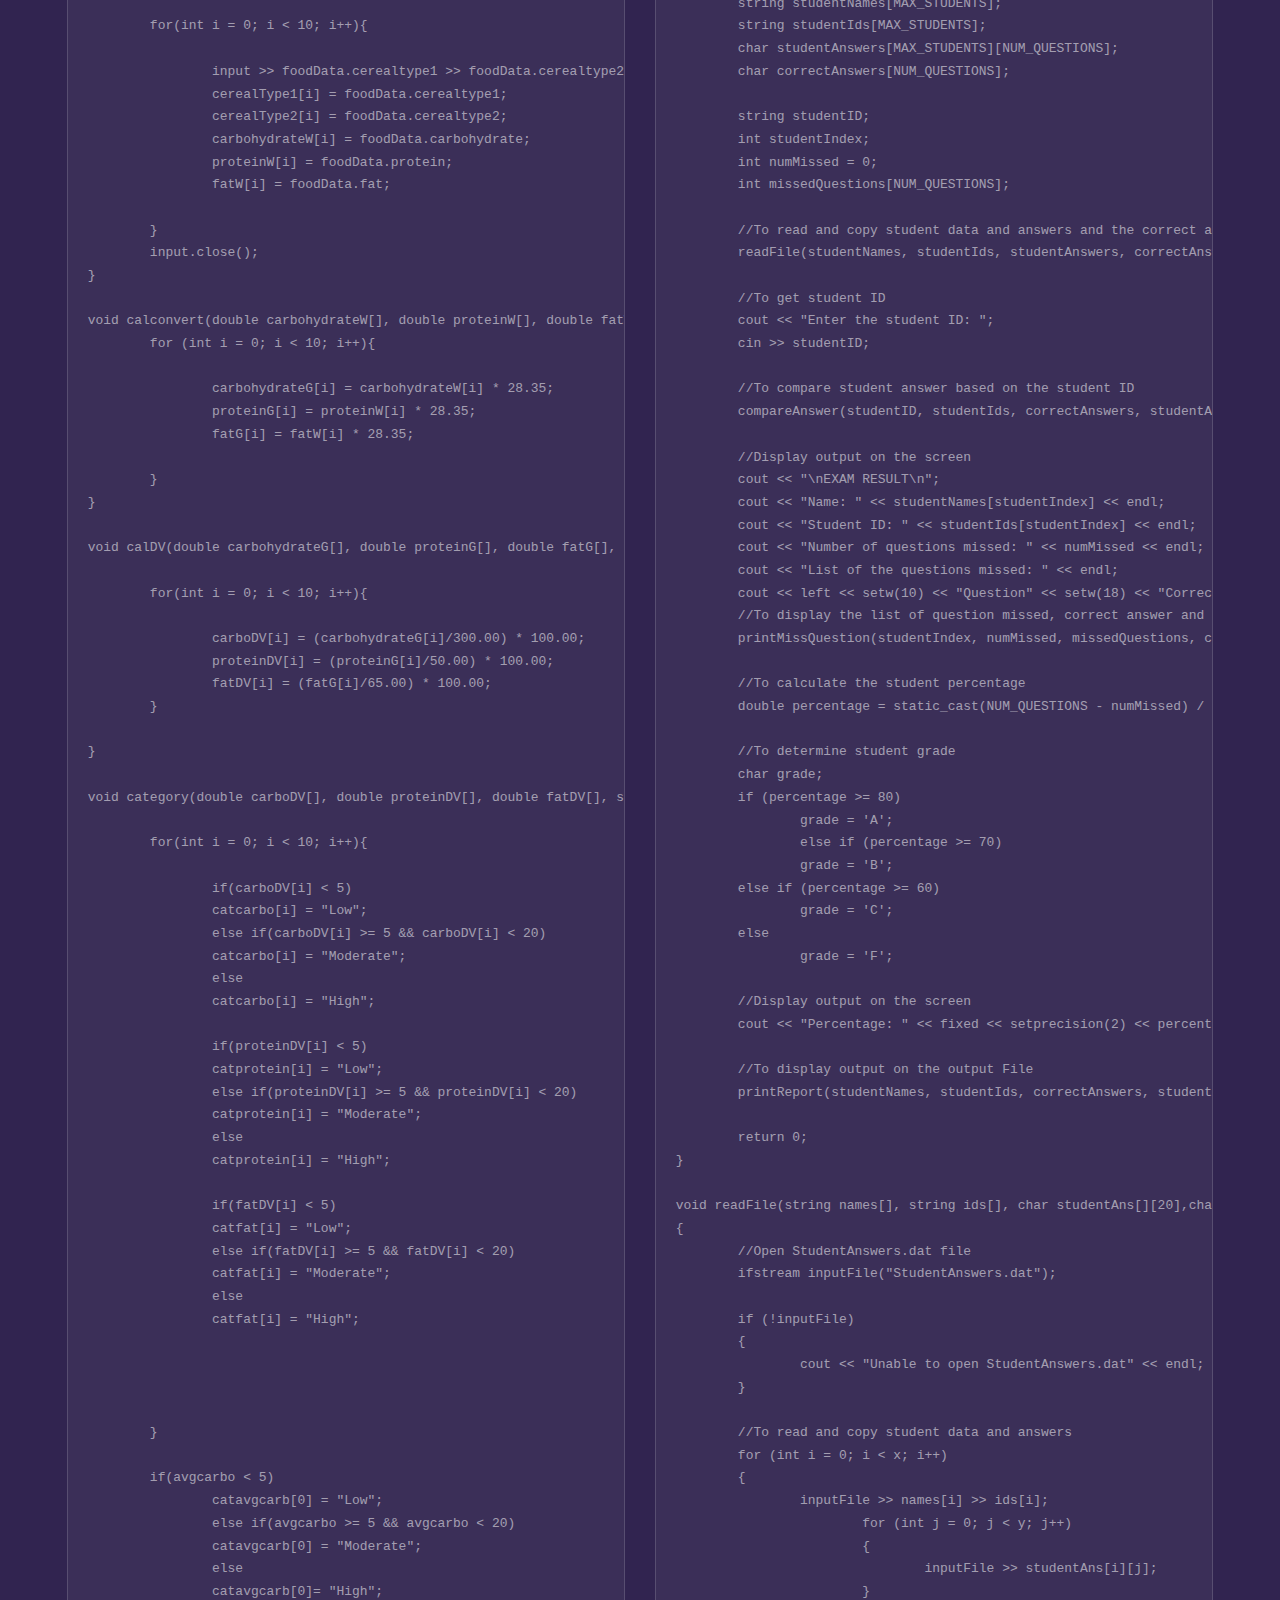
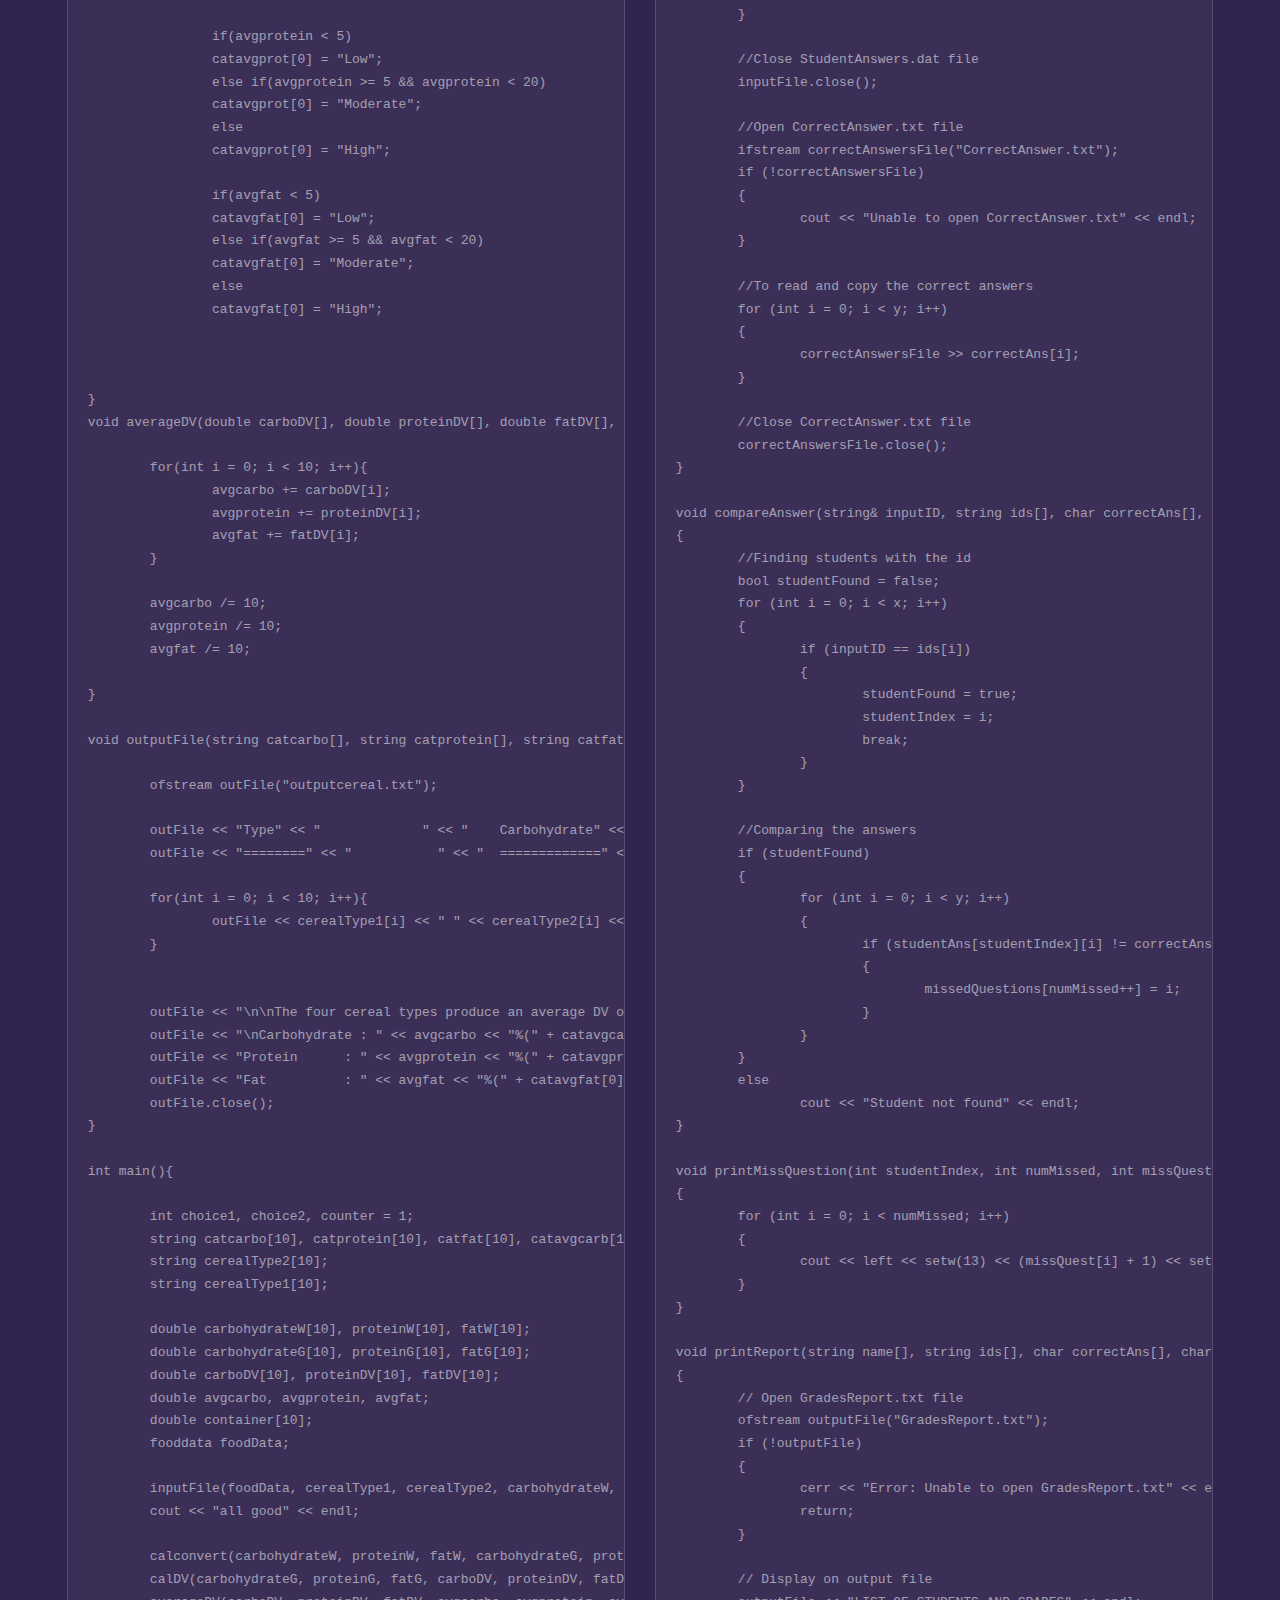
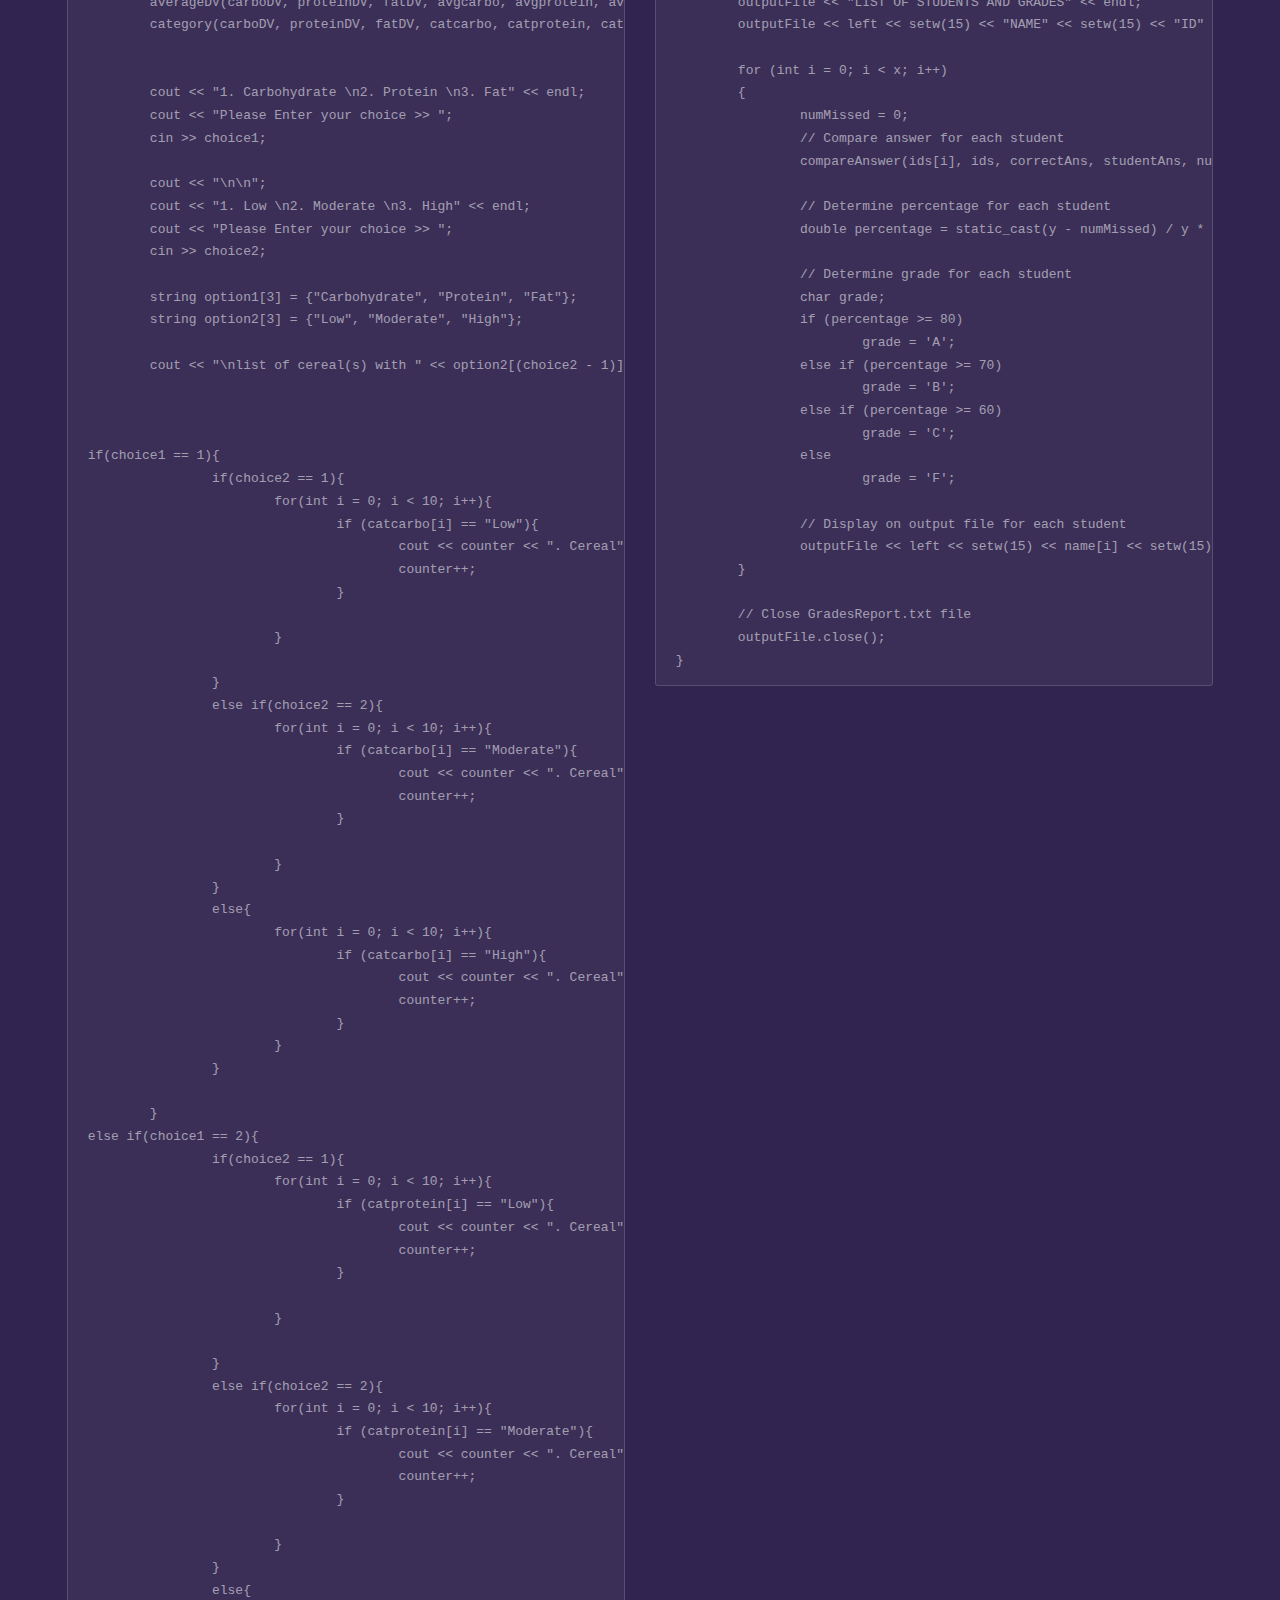
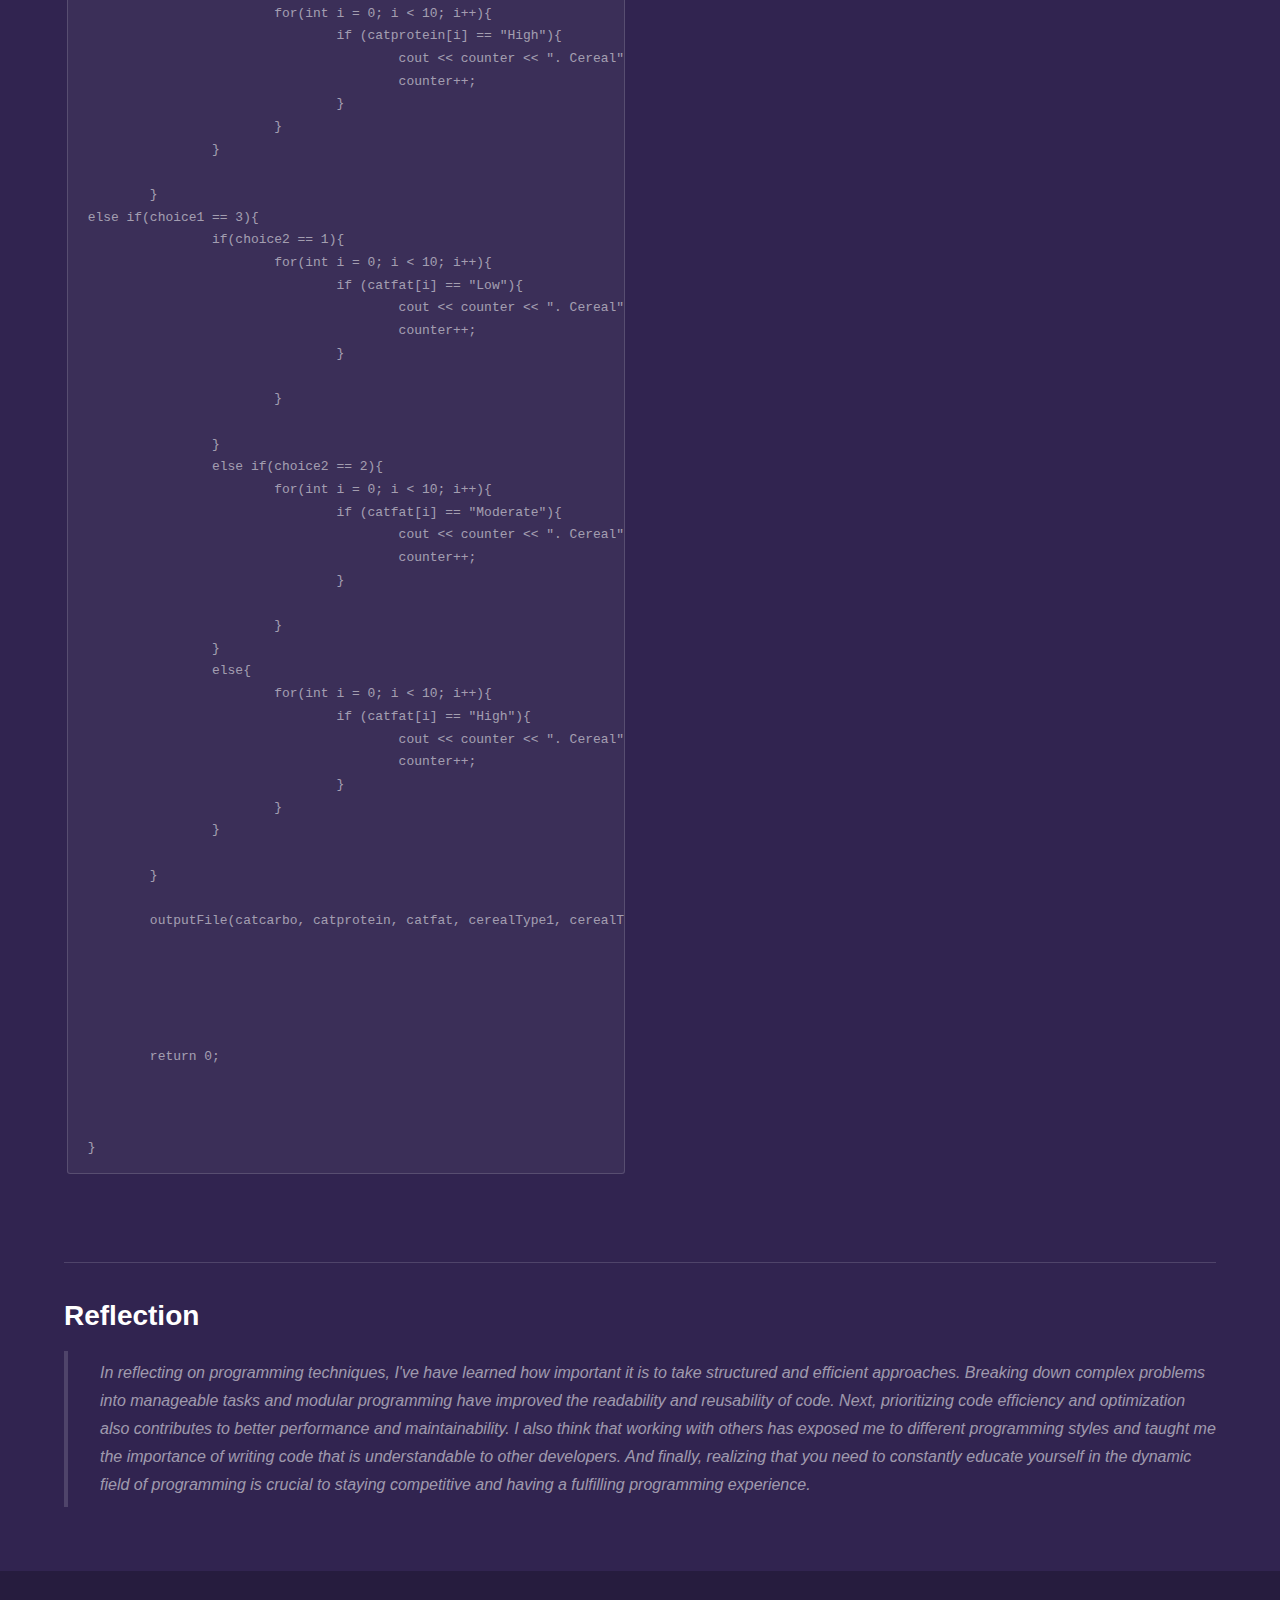
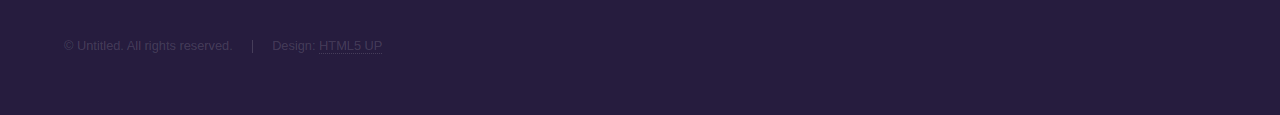
<file: pt1.html>
<!DOCTYPE HTML>
<!--
	Hyperspace by HTML5 UP
	html5up.net | @ajlkn
	Free for personal and commercial use under the CCA 3.0 license (html5up.net/license)
-->
<html>
	<head>
		<title>Nawwarah's Portfolio</title>
		<meta charset="utf-8" />
		<meta name="viewport" content="width=device-width, initial-scale=1, user-scalable=no" />
		<link rel="stylesheet" href="assets/css/main.css" />
		<noscript><link rel="stylesheet" href="assets/css/noscript.css" /></noscript>
	</head>
	<body class="is-preload">

		<!-- Header -->
			<header id="header">
				<a href="index.html" class="title">My ePortfolio</a>
				<nav>
					<ul>
						<li><a href="index.html">Home</a></li>
                        <li><a href="tis.html">SECP1513</a></li>
                        <li><a href="pt1.html" class="active">SECJ1013</a></li>
						<li><a href="ds.html">SECI1013</a></li>
						<li><a href="dl.html">SECR1013</a></li>
					</ul>
				</nav>
			</header>

		<!-- Wrapper -->
			<div id="wrapper">

				<!-- Main -->
				<section id="main" class="wrapper">
					<div class="inner">
						<h1 class="major">Programming Technique I</h1>
							<div class="row">
								<div class="col-6 col-12-medium">
									<br>
									<span class="image fit"><img src="images/PT1.jpg" alt="" height="20%"/></span>
								</div>
								<div class="col-6 col-12-medium">
									<h2>Course Content</h2>
									<ul class="alt">
										<li>Chapter 1: Programming Problem-Solving</li>
										<li>Chapter 2: Elementary Programming</li>
										<li>Chapter 3: Control Structures</li>
										<li>Chapter 4: Functions</li>
										<li>Chapter 5: Array</li>
										<li>Chapter 6: Input and Output</li>
										<li>Chapter 7: Pointers</li>
										<li>Chapter 8: Structured Data</li>
									</ul>
								</div>
							</div>
							<h2 align="center">Coursework</h2>
							<hr>
							<div class="row">
								<div class="col-6 col-12-medium">
									<h3 align="center">Assignment 1</h3>
									<ul>
										<li>Solving problems by planning and creating a flowchart.</li>
									</ul>
									<embed src="files/Assignment 1 pt.pdf" type="application/pdf" width="100%" height="600px" />
								</div>
								<div class="col-6 col-12-medium">
									<h3 align="center">Assignment 2</h3>
									<ul>
										<li>Develop the programs by implementing the flowchart.</li>
									</ul>
									<embed src="files/Assignment 2 pt.pdf" type="application/pdf" width="100%" height="600px" />
								</div>
							</div><br>
							<div class="row">
								<div class="col-6 col-12-medium">
									<h3 align="center">BMR Calculator</h3>
									<pre><code>#include &lt;iostream&gt;
using namespace std;

int main () {
	
	//defined variables
	char g, ans; //g=gender
	int age;
	float w, h; //w=weight, h=height
	float BMR, BMI;
	
	//input
	cout << "Enter gender (M or F): ";
	cin >> g;
	cout << "Enter age: ";
	cin >> age;
	cout << "Enter weight: ";
	cin >> w;
	cout << "Enter height: ";
	cin >> h;
	
	//callculate BMR 
	if (g=='M')
		BMR = (10 * w) + (6.25 * h) - (5 * age) + 5;
	else
		BMR = (10 * w) + (6.25 * h) - (5 * age) - 161;
		
	//display BMR
	cout << BMR << endl;
	
	//loop for calculating BMI
	cout << "Do you want to calculate your BMI? (Y or N)" << endl;
	cin >> ans;
	
	while (ans=='Y'){
		BMI = w /(h * h);
		cout << BMI << endl;
		cout << "Do you want to calculate your BMI? (Y or N)" << endl;
		cin >> ans;
	}
}</code></pre>
								</div>
								<div class="col-6 col-12-medium">
									<h3 align="center">Monthly Installment Calculator</h3>
								<pre><code>#include &lt;iostream&gt;
using namespace std ;

int main()
{
	cout << "MONTHLY INSTALLMENT CALCULATOR" << endl ;
	
	int period;
	double income, carPrice, downPay, rate;
	
	//input all informations
	cout << "\nEnter your income(month): RM" ;
	cin >> income ;
	cout << "\nEnter car price : RM" ;
	cin >> carPrice ;
	cout << "Enter down payment (RM) : " ;
	cin >> downPay ;
	cout << "Enter loan period (years) : " ;
	cin >> period ;
	cout << "Enter rate (%): " ;
	cin >> rate ;
	
	//calculate monthly installment
	double totalInter, loanAmount, monthInter, monthInstall;
	loanAmount = carPrice - downPay ;
	totalInter = (rate/100) * loanAmount * period ;
	monthInter = totalInter / (period*12);
	monthInstall = (loanAmount+totalInter) / (period*12) ;
	
	cout << "\nMONTHLY INSTALLMENT : RM" << monthInstall << endl;
	
	
	double extraIncome;                
	char extra; 
	
	//ask extra income
	cout << "\nDo you have extra income? [y or n] : " ;
	cin >> extra ;
	
	if (extra == 'y'){
		cout << "Enter extra income(month) : RM" ;
		cin >> extraIncome;
	}
	else {
		extraIncome = 0 ;
	}
	
	if ((income+extraIncome) > monthInstall){
			cout << "Your budget is sufficient" << endl;
		}
	else{
			cout << "Your budget is not enough" << endl;
		}

	return 0;
}</code></pre>									
								</div>
							</div><br>
							<div class="row">
								<div class="col-6 col-12-medium">
									<h3 align="center">Program to find multiple of 3, 4 and 5</h3>							
									<pre><code>//Programmer:Nawwarah Auni binti Nazrudin
//Matric number: A23CS0143
//Date: 5/11/2023

#include &lt;iostream&gt;
using namespace std;

int main() {
	
	//define variables
	int oriNum, sum, newNum;
	sum = 0;
	
	//input
	cout << "Enter an integer number: "; 
	cin >> oriNum; 
	
	//post-test loop
	//to find sum
	do{	
		newNum = oriNum % 10;
		sum += newNum; 
		oriNum /= 10;	
		// output sum
			if (oriNum != 0) 
			cout << newNum << " + ";
		else 
			cout << newNum << " = " << sum << endl; 
	}	
	while (oriNum != 0);
	
	//to identify whether the sum is multiple of 3,4 or 5 and display messages
	if (sum % 3 == 0 && sum % 4 == 0 && sum % 5 == 0) 
		cout << sum << " is multiples of 3,4 and 5" << endl;
	else if (sum % 3 == 0 && sum % 5 == 0) 
		cout << sum << " is multiples of 3 and 5" << endl;
	else if (sum % 3 == 0 && sum % 4 == 0 ) 
		cout << sum << " is multiples of 3 and 4" << endl;
	else if (sum % 4 == 0 && sum % 5 == 0 ) 
		cout << sum << " is multiples of 4 and 5" << endl;
	else if (sum % 3 == 0) 
		cout << sum << " is multiples of 3" << endl;
	else if (sum % 4 == 0)
		cout << sum << " is multiples of 4" << endl;
	else if (sum % 5 == 0) 
		cout << sum << " is multiples of 5" << endl;
	else  
		cout << sum << " is not multiples of 3, 4 and 5" << endl;		
}</code></pre>
								</div>
								<div class="col-6 col-12-medium">
									<h3 align="center">Program to find multiple of 3, 4 and 5</h3>
									<pre><code>//Programmer: Nawwarah Auni binti Nazrudin
//Matric number: A23CS0143
//Date: 5/11/2023

#include &lt;iostream&gt;
using namespace std;

int main() {
	
	//define variables
	int oriNum, product, newNum;
	product = 1;
	
	//input
	cout << "Enter an integer number: "; 
	cin >> oriNum; 
	
	//pre-test loop
	//to find product
	while (oriNum != 0){	
		newNum = oriNum % 10;
		product *= newNum; 
		oriNum /= 10;	
		// output product 
			if (oriNum != 0) 
			cout << newNum << " * ";
		else 
			cout << newNum << " = " << product << endl; 
	}	
	
	//to identify whether the product is multiple of 4,5 or 7 and display messages
	if (product % 4 == 0 && product % 5 == 0 && product % 7 == 0) 
		cout << product << " is multiples of 4, 5 and 7" << endl;
	else if (product % 4 == 0 && product % 5 == 0) 
		cout << product << " is multiples of 4 and 5" << endl;
	else if (product % 7 == 0 && product % 4 == 0 ) 
		cout << product << " is multiples of 7 and 4" << endl;
	else if (product % 7 == 0 && product % 5 == 0 ) 
		cout << product << " is multiples of 7 and 5" << endl;
	else if (product % 4 == 0) 
		cout << product << " is multiples of 4" << endl;
	else if (product % 5 == 0)
		cout << product << " is multiples of 5" << endl;
	else if (product % 7 == 0) 
		cout << product << " is multiples of 7" << endl;
	else  
		cout << product << " is not multiples of 4, 5 and 7" << endl;
		
}</code></pre>
								</div>
							</div><br>
							<div class="row">
								<div class="col-6 col-12-medium">
									<h3 align="center">COVID 19 Statistic Analyzer</h3>
									<pre><code>//Programmer:Nawwarah Auni binti Nazrudin
//Matric number:A23CS0143
//Date:17/12/2023
//Purpose:to determine and display active case, status, total active cases, highest, highest state and average from state name, total cases, new cases, total death and total recovered

#include &lt;iostream&gt;
#include &lt;string&gt;
using namespace std;

//Function prototype
void getInput(int &,int &, int &, int &);
void dispOutput(int);
void dispStatus(int);
int calcAverage (int, int);

int main(){
	//declare variable
	string state, highestState; 
	int activeCases, totalCases, newCases, totalDeath, totalRecovered;
	int numStates=0, totalActiveCases=0, highest=-999;
		
	do{	
		//data 
		cout << "\n<<<<<<<<<<<<<< DATA >>>>>>>>>>>>>" << endl;
		cout << "State name: ";
		getline(cin, state);
		//function call task 2
		getInput(totalCases, newCases, totalDeath, totalRecovered);
		
		//summary
		cout << "\n<<<<<<<<<<<<< SUMMARY >>>>>>>>>>>" << endl;
		activeCases = totalCases + newCases - totalDeath - totalRecovered;
		cout << "Active cases: " << activeCases << endl;
		//Function call task 3
		dispOutput (activeCases);
		
		//to determine highest case and highest state
		if (activeCases > highest){
			highest = activeCases;
			highestState = state;
		}
		
		totalActiveCases = totalActiveCases + activeCases;
		numStates = numStates + 1;
		
		//input to continue
		cin.ignore();
		cout << "\n\nPress <ENTER> to continue...";
		
	} while(cin.get() == '\n');
	
	//active cases
	cout << "\n<<<<<<<<< ACTIVE CASES >>>>>>>>>>" << endl;
	cout << "Total: " << totalActiveCases << endl;
	cout << "Highest: " << highest << " (" << highestState << ")" << endl;
	//display and function call task 4
	cout << "Average for " << numStates << " states: " << calcAverage(totalActiveCases, numStates);
	
	return 0;
}

//task 2 - reference variable
//Purpose: to get input of totalCases, newCases, totalDeath, totalRecovered
void getInput (int &a, int &b, int &c, int &d){
	cout << "Total cases: ";
	cin >> a;
	cout << "New cases: ";
	cin >> b;
	cout << "Total death: ";
	cin >> c;
	cout << "Total recovered: ";
	cin >> d;
}

//task 3
//Purpose: to call task 1 and display status based on activeCases
void dispOutput(int m){
	//Function call task 1
	dispStatus(m);
}

//task 1 
//Purpose: to determine and display status based on activeCases
void dispStatus(int n){
	if (n > 40) 
		cout << "Status: Red zone";    
	else if (n >= 21 && n <= 40) 
		cout << "Status: Orange zone";
	else if (n >= 1 && n <= 20) 
		cout << "Status: Yellow zone";
	else if (n == 0) 
		cout << "Status: Green zone";
}

//task 4
//Purpose: To calculate average based on total active cases and number of states entered
int calcAverage(int x,int y){
	int ave = x/y;
	return ave;
}</code></pre>
								</div>
								<div class="col-6 col-12-medium">
									<h3 align="center">Temperature Converter and Analyzer</h3>
									<pre><code>//Programmer: Nawwarah Auni binti Nazrudin
//Matric Number: A23CS0143
//Date: 31/12/2023

#include <iostream>
#include <iomanip>
#include <fstream>
using namespace std;

//function prototype
void readFile(ifstream&, float[], int&);
void computeC(float[], float[], int);
float average(float[], int);
char grade(char[], float[], int, int[]);
void writeFile(ofstream&, float[], float[], int, char[]);

int main()
{
	const int SIZE = 8;
	float F[SIZE];
	float C[SIZE];
	char G[SIZE];
	
	int count[3] = {0};
	int numData = 0;
	
	ifstream in;
	in.open("inputFile.txt");
	ofstream out;
	out.open("outputFile.txt");
	
	//Function call 1 - read data and store in array
	readFile (in, F, numData);

	//Function call 2 - computes the values of C
	computeC (F, C, numData);
	
	//Printing summary
	cout << "Average of the temperature in Celcius: " << fixed << setprecision(1) 
	//Function 3 - computes the average of a list of numbers stored in an array
	<< average (C, numData) << endl;
	//Function 4 - determines whether the temperature (C) is high or medium or low
	grade(G, C, numData, count);
	cout << "Number of high temperature: " << count[0] << endl;
	cout << "Number of medium temperature: " << count[1] << endl;
	cout << "Number of low temperature: " << count[2] << endl;
	
	//Function call 5 - prints the output file 
	writeFile (out, F, C, numData, G);
}

//Function 1 - This function reads in a list of numbers from a text file and stores them into a one dimensional array.
void readFile (ifstream& inF, float f[], int& x)
{
	float num;
	
	//Check if file exist
	if(!inF.is_open())
	{
		cout << "File could not be opened" << endl;
	}
	
	//copying data from file into array
	while (!inF.eof())
	{
		for(int i = 0; i < 8; i++)
		{
			inF >> num;
			f[i] = num;
			x = x + 1;
		}
	}
}

//Function 2 - This function computes the values of C
void computeC (float F[], float C[],int x)
{
	for (int i = 0; i < x; i++)
	{
		C[i] = (5.0 / 9.0) * (F[i] - 32);
	}
}

//Function 3 - This function computes the average of a list of numbers stored in an array
float average (float C[], int x) 
{
	float sum = 0;
	for (int i = 0; i < x; i++)
		sum += C[i];
		
	float ave  = sum / x;
	return ave;
}

//Function 4 - This function determines either temperature (C) is high or medium or low. 
char grade (char G[], float C[], int x, int count[])
{
	for (int i = 0; i < x; i++)
	{
		if (C[i] >= 35)
		{	
			G[i] = 'H';
			count[0]++;
		}
		else if (C[i] >= 20)
		{
			G[i] = 'M';
			count[1]++;
		}
		else
		{
			G[i] = 'L';
			count[2]++;
		}
	}
}

//Function 5 - This function prints the output file as in Figure 7.
void writeFile (ofstream& outF, float F[], float C[], int x, char G[])
{ 
	if(!outF.is_open())
	{
		cout << "File could not be opened" << endl;
	}

	outF << setw (14) << "C(Celcius)" << setw(16) << "F(Farenheit)" << setw(15) << "Description" << endl;
	outF << setw (14) << "==========" << setw(16) << "============" << setw(15) << "===========" << endl;
	
	for (int i = 0; i < x; i++)
	{
		outF << fixed << setprecision(2);
		outF << setw(11) << C[i] << setw(16) << F[i] << setw(13) << G[i] << endl;
	}
	
	outF.close();
}</code></pre>
								</div>
							</div><br>
							<div class="row">
								<div class="col-6 col-12-medium">
									<h3 align="center">Cereal Nutrition Analyzer</h3>
									<pre><code>#include &lt;iostream&gt;
#include &lt;fstream&gt;
#include &lt;cctype&gt;
#include &lt;iomanip&gt;
#include &lt;string&gt;
#include &lt;sstream&gt;
using namespace std;


struct fooddata{

	string cerealtype2;
	string cerealtype1;
	double carbohydrate;
	double protein;
	double fat;

};

void inputFile(fooddata foodData, string cerealType1[], string cerealType2[], double carbohydrateW[], double proteinW[], double fatW[]){
	
	ifstream input("cerealData.txt");
	if(!input.is_open())
	cout << "im confused uhh" << endl;

	for(int i = 0; i < 10; i++){
		
		input >> foodData.cerealtype1 >> foodData.cerealtype2 >> foodData.carbohydrate >> foodData.protein >> foodData.fat;
		cerealType1[i] = foodData.cerealtype1;
		cerealType2[i] = foodData.cerealtype2;
		carbohydrateW[i] = foodData.carbohydrate;
		proteinW[i] = foodData.protein;
		fatW[i] = foodData.fat;

	}
	input.close();
}

void calconvert(double carbohydrateW[], double proteinW[], double fatW[], double carbohydrateG[], double proteinG[], double fatG[]){
	for (int i = 0; i < 10; i++){

		carbohydrateG[i] = carbohydrateW[i] * 28.35;
		proteinG[i] = proteinW[i] * 28.35;
		fatG[i] = fatW[i] * 28.35;

	}
}

void calDV(double carbohydrateG[], double proteinG[], double fatG[], double carboDV[], double proteinDV[], double fatDV[]){

	for(int i = 0; i < 10; i++){

		carboDV[i] = (carbohydrateG[i]/300.00) * 100.00;
		proteinDV[i] = (proteinG[i]/50.00) * 100.00;
		fatDV[i] = (fatG[i]/65.00) * 100.00;
	}

}

void category(double carboDV[], double proteinDV[], double fatDV[], string catcarbo[], string catprotein[], string catfat[], double avgcarbo, double avgprotein, double avgfat, string catavgcarb[], string catavgprot[], string catavgfat[]){

	for(int i = 0; i < 10; i++){

		if(carboDV[i] < 5)
		catcarbo[i] = "Low";
		else if(carboDV[i] >= 5 && carboDV[i] < 20)
		catcarbo[i] = "Moderate";
		else
		catcarbo[i] = "High";

		if(proteinDV[i] < 5)
		catprotein[i] = "Low";
		else if(proteinDV[i] >= 5 && proteinDV[i] < 20)
		catprotein[i] = "Moderate";
		else
		catprotein[i] = "High";

		if(fatDV[i] < 5)
		catfat[i] = "Low";
		else if(fatDV[i] >= 5 && fatDV[i] < 20)
		catfat[i] = "Moderate";
		else
		catfat[i] = "High";

		


	}

	if(avgcarbo < 5)
		catavgcarb[0] = "Low";
		else if(avgcarbo >= 5 && avgcarbo < 20)
		catavgcarb[0] = "Moderate";
		else
		catavgcarb[0]= "High";

		if(avgprotein < 5)
		catavgprot[0] = "Low";
		else if(avgprotein >= 5 && avgprotein < 20)
		catavgprot[0] = "Moderate";
		else
		catavgprot[0] = "High";

		if(avgfat < 5)
		catavgfat[0] = "Low";
		else if(avgfat >= 5 && avgfat < 20)
		catavgfat[0] = "Moderate";
		else
		catavgfat[0] = "High";

	

}
void averageDV(double carboDV[], double proteinDV[], double fatDV[], double &avgcarbo, double &avgprotein, double &avgfat){

	for(int i = 0; i < 10; i++){
		avgcarbo += carboDV[i];
		avgprotein += proteinDV[i];
		avgfat += fatDV[i];
	}

	avgcarbo /= 10;
	avgprotein /= 10;
	avgfat /= 10;

}

void outputFile(string catcarbo[], string catprotein[], string catfat[], string cerealType1[], string cerealType2[], double carboDV[], double proteinDV[], double fatDV[],  double avgcarbo, double avgprotein, double avgfat, string catavgcarb[], string catavgprot[], string catavgfat[]){

	ofstream outFile("outputcereal.txt");

	outFile << "Type" << "             " << "    Carbohydrate" << "            " << "       Protein" << "             " << "             Fat" << endl;
	outFile << "========" << "           " << "  =============" << "           " << "     =============" << "           " << "      =============" << endl;

	for(int i = 0; i < 10; i++){
		outFile << cerealType1[i] << " " << cerealType2[i] << "            " << fixed << setprecision(1) << right << setw(5) << carboDV[i] << "%" << left << setw(12) << "(" + catcarbo[i] + ")" << "            " <<  left << setw(5) << proteinDV[i] << "%" << left << setw(12) << "(" + catprotein[i] + ")" << "           " << right << setw(5) << fatDV[i] << "%" << left << setw(12) << "(" + catfat[i] + ")" << endl;
	}

	
	outFile << "\n\nThe four cereal types produce an average DV of:" << endl;
	outFile << "\nCarbohydrate : " << avgcarbo << "%(" + catavgcarb[0] + ")" << endl;
	outFile << "Protein      : " << avgprotein << "%(" + catavgprot[0] + ")" << endl;
	outFile << "Fat          : " << avgfat << "%(" + catavgfat[0] + ")" << endl;
	outFile.close();
}

int main(){

	int choice1, choice2, counter = 1;
	string catcarbo[10], catprotein[10], catfat[10], catavgcarb[1], catavgprot[1], catavgfat[1];
	string cerealType2[10];
	string cerealType1[10];
	
	double carbohydrateW[10], proteinW[10], fatW[10];
	double carbohydrateG[10], proteinG[10], fatG[10];
	double carboDV[10], proteinDV[10], fatDV[10];
	double avgcarbo, avgprotein, avgfat;
	double container[10];
	fooddata foodData;

	inputFile(foodData, cerealType1, cerealType2, carbohydrateW, proteinW, fatW);
	cout << "all good" << endl;

	calconvert(carbohydrateW, proteinW, fatW, carbohydrateG, proteinG, fatG);
	calDV(carbohydrateG, proteinG, fatG, carboDV, proteinDV, fatDV);
	averageDV(carboDV, proteinDV, fatDV, avgcarbo, avgprotein, avgfat);
	category(carboDV, proteinDV, fatDV, catcarbo, catprotein, catfat, avgcarbo, avgprotein, avgfat, catavgcarb, catavgprot, catavgfat);
	

	cout << "1. Carbohydrate \n2. Protein \n3. Fat" << endl;
	cout << "Please Enter your choice >> ";
	cin >> choice1;

	cout << "\n\n";
	cout << "1. Low \n2. Moderate \n3. High" << endl;
	cout << "Please Enter your choice >> ";
	cin >> choice2;

	string option1[3] = {"Carbohydrate", "Protein", "Fat"};
	string option2[3] = {"Low", "Moderate", "High"};

	cout << "\nlist of cereal(s) with " << option2[(choice2 - 1)] << " amount of " << option1[(choice1 - 1)] << endl;
	


if(choice1 == 1){
		if(choice2 == 1){
			for(int i = 0; i < 10; i++){
				if (catcarbo[i] == "Low"){
					cout << counter << ". Cereal" << " " << cerealType2[i] << endl;
					counter++;
				}
		
			}

		}
		else if(choice2 == 2){
			for(int i = 0; i < 10; i++){
				if (catcarbo[i] == "Moderate"){
					cout << counter << ". Cereal" << " " << cerealType2[i] << endl;
					counter++;
				}
		
			}
		}
		else{
			for(int i = 0; i < 10; i++){
				if (catcarbo[i] == "High"){
					cout << counter << ". Cereal" << " " << cerealType2[i] << endl;
					counter++;
				}
			}
		}
		
	}
else if(choice1 == 2){
		if(choice2 == 1){
			for(int i = 0; i < 10; i++){
				if (catprotein[i] == "Low"){
					cout << counter << ". Cereal" << " " << cerealType2[i] << endl;
					counter++;
				}
		
			}

		}
		else if(choice2 == 2){
			for(int i = 0; i < 10; i++){
				if (catprotein[i] == "Moderate"){
					cout << counter << ". Cereal" << " " << cerealType2[i] << endl;
					counter++;
				}
		
			}
		}
		else{
			for(int i = 0; i < 10; i++){
				if (catprotein[i] == "High"){
					cout << counter << ". Cereal" << " " << cerealType2[i] << endl;
					counter++;
				}
			}
		}
		
	}
else if(choice1 == 3){
		if(choice2 == 1){
			for(int i = 0; i < 10; i++){
				if (catfat[i] == "Low"){
					cout << counter << ". Cereal" << " " << cerealType2[i] << endl;
					counter++;
				}
		
			}

		}
		else if(choice2 == 2){
			for(int i = 0; i < 10; i++){
				if (catfat[i] == "Moderate"){
					cout << counter << ". Cereal" << " " << cerealType2[i] << endl;
					counter++;
				}
		
			}
		}
		else{
			for(int i = 0; i < 10; i++){
				if (catfat[i] == "High"){
					cout << counter << ". Cereal" << " " << cerealType2[i] << endl;
					counter++;
				}
			}
		}
		
	}

	outputFile(catcarbo, catprotein, catfat, cerealType1, cerealType2, carboDV, proteinDV, fatDV,  avgcarbo, avgprotein, avgfat, catavgcarb, catavgprot, catavgfat);


	


	return 0;

	

}</code></pre>
								</div>
								<div class="col-6 col-12-medium">
									<h3 align="center">Grades Analysis System</h3>
									<pre><code>/*CASE STUDY 2*/
/* 	NAME : NUR FIRZANA BINTI BADRUS HISHAM 
			NAWWARAH AUNI BINTI NAZRUDIN 
			NABIL AFLAH BOO BINTI MOHD YOSUF BOO YONG CHONG
			MUHAMMAD ADAM BIN RAZALI */

#include &lt;iostream&gt;
#include &lt;iomanip&gt;
#include &lt;fstream&gt;
#include &lt;cstring&gt;

using namespace std;

//Function prototype
void readFile(string [], string [], char [][20], char [], int, int);
void compareAnswer(string&, string [], char [], char [][20], int&, int [], int, int, int&);
void printMissQuestion(int, int, int [], char [], char [][20], int);
void printReport(string [], string [], char [], char [][20], int&, int [], int x, int y, int&);

int main() 
{
	const int MAX_STUDENTS = 15;
		const int NUM_QUESTIONS = 20;
		
	string studentNames[MAX_STUDENTS];
	string studentIds[MAX_STUDENTS];
	char studentAnswers[MAX_STUDENTS][NUM_QUESTIONS];
	char correctAnswers[NUM_QUESTIONS];
	
	string studentID;
	int studentIndex;
	int numMissed = 0;
	int missedQuestions[NUM_QUESTIONS];
	
	//To read and copy student data and answers and the correct answers
	readFile(studentNames, studentIds, studentAnswers, correctAnswers, MAX_STUDENTS, NUM_QUESTIONS);
	
	//To get student ID
	cout << "Enter the student ID: ";
	cin >> studentID;
	
	//To compare student answer based on the student ID
	compareAnswer(studentID, studentIds, correctAnswers, studentAnswers, numMissed, missedQuestions, MAX_STUDENTS, NUM_QUESTIONS, studentIndex);
	
	//Display output on the screen
	cout << "\nEXAM RESULT\n";
	cout << "Name: " << studentNames[studentIndex] << endl;
	cout << "Student ID: " << studentIds[studentIndex] << endl;
	cout << "Number of questions missed: " << numMissed << endl;
	cout << "List of the questions missed: " << endl;
	cout << left << setw(10) << "Question" << setw(18) << "Correct Answer" << setw(15) << "Student Answer" << endl;
	//To display the list of question missed, correct answer and student answer
	printMissQuestion(studentIndex, numMissed, missedQuestions, correctAnswers, studentAnswers, NUM_QUESTIONS);
	
	//To calculate the student percentage 
	double percentage = static_cast<double>(NUM_QUESTIONS - numMissed) / NUM_QUESTIONS * 100.0;
	
	//To determine student grade
	char grade;
	if (percentage >= 80) 
		grade = 'A';
		else if (percentage >= 70) 
		grade = 'B';
	else if (percentage >= 60) 
		grade = 'C';
	else 
		grade = 'F';
		
	//Display output on the screen
	cout << "Percentage: " << fixed << setprecision(2) << percentage << "% , GRED : " << grade << "\n";
	
	//To display output on the output File
	printReport(studentNames, studentIds, correctAnswers, studentAnswers, numMissed, missedQuestions, MAX_STUDENTS, NUM_QUESTIONS, studentIndex);
	
	return 0;
}
	
void readFile(string names[], string ids[], char studentAns[][20],char correctAns[], int x, int y)
{
	//Open StudentAnswers.dat file
	ifstream inputFile("StudentAnswers.dat");
	
	if (!inputFile) 
	{
		cout << "Unable to open StudentAnswers.dat" << endl;
	}

	//To read and copy student data and answers
	for (int i = 0; i < x; i++)
	{
		inputFile >> names[i] >> ids[i];
			for (int j = 0; j < y; j++) 
			{
				inputFile >> studentAns[i][j];
			}
	}
	
	//Close StudentAnswers.dat file
	inputFile.close();
	
	//Open CorrectAnswer.txt file
	ifstream correctAnswersFile("CorrectAnswer.txt");
	if (!correctAnswersFile) 
	{
		cout << "Unable to open CorrectAnswer.txt" << endl;
	}

	//To read and copy the correct answers
	for (int i = 0; i < y; i++) 
	{
		correctAnswersFile >> correctAns[i];
	}
	
	//Close CorrectAnswer.txt file
	correctAnswersFile.close();
}

void compareAnswer(string& inputID, string ids[], char correctAns[], char studentAns[][20], int& numMissed, int missedQuestions[], int x, int y, int& studentIndex) 
{
	//Finding students with the id
	bool studentFound = false;
	for (int i = 0; i < x; i++) 
	{
		if (inputID == ids[i]) 
		{
			studentFound = true;
			studentIndex = i;
			break;
		}
	}
	
	//Comparing the answers
	if (studentFound)
	{
		for (int i = 0; i < y; i++) 
		{
			if (studentAns[studentIndex][i] != correctAns[i]) 
			{
				missedQuestions[numMissed++] = i;
			}
		}		
	}
	else
		cout << "Student not found" << endl;
}

void printMissQuestion(int studentIndex, int numMissed, int missQuest[], char correctAnswer[], char studentAnswer[][20],int y) 
{ 
	for (int i = 0; i < numMissed; i++) 
	{
		cout << left << setw(13) << (missQuest[i] + 1) << setw(20) << correctAnswer[missQuest[i]] << setw(22) << studentAnswer[studentIndex][missQuest[i]] << endl;
	}
}

void printReport(string name[], string ids[], char correctAns[], char studentAns[][20], int& numMissed, int missedQuestions[], int x, int y, int& studentIndex) 
{
	// Open GradesReport.txt file
	ofstream outputFile("GradesReport.txt");
	if (!outputFile) 
	{
		cerr << "Error: Unable to open GradesReport.txt" << endl;
		return;
	}

	// Display on output file
	outputFile << "LIST OF STUDENTS AND GRADES" << endl;
	outputFile << left << setw(15) << "NAME" << setw(15) << "ID" << setw(15) << "PERCENTAGE" << setw(10) << "GRADE" << endl;

	for (int i = 0; i < x; i++) 
	{
		numMissed = 0;
		// Compare answer for each student
		compareAnswer(ids[i], ids, correctAns, studentAns, numMissed, missedQuestions, x, y, studentIndex);

		// Determine percentage for each student
		double percentage = static_cast<double>(y - numMissed) / y * 100;

		// Determine grade for each student
		char grade;
		if (percentage >= 80) 
			grade = 'A';
		else if (percentage >= 70) 
			grade = 'B';
		else if (percentage >= 60) 
			grade = 'C';
		else 
			grade = 'F';

		// Display on output file for each student
		outputFile << left << setw(15) << name[i] << setw(15) << ids[i] << setw(15) << fixed << setprecision(2) << percentage << setw(10) << grade << endl;
	}

	// Close GradesReport.txt file
	outputFile.close();
}</code></pre>
								</div>
							</div><br>
							<hr>
							<h2>Reflection</h2>
							<blockquote>In reflecting on programming techniques, I've have learned how important it is to take structured and efficient approaches. Breaking down complex problems into manageable tasks and modular programming have improved the readability and reusability of code. Next, prioritizing code efficiency and optimization also contributes to better performance and maintainability. I also think that working with others has exposed me to different programming styles and taught me the importance of writing code that is understandable to other developers. And finally, realizing that you need to constantly educate yourself in the dynamic field of programming is crucial to staying competitive and having a fulfilling programming experience.</blockquote>
					</div>
				</section>
			</div>

		<!-- Footer -->
			<footer id="footer" class="wrapper alt">
				<div class="inner">
					<ul class="menu">
						<li>&copy; Untitled. All rights reserved.</li><li>Design: <a href="http://html5up.net">HTML5 UP</a></li>
					</ul>
				</div>
			</footer>

		<!-- Scripts -->
			<script src="assets/js/jquery.min.js"></script>
			<script src="assets/js/jquery.scrollex.min.js"></script>
			<script src="assets/js/jquery.scrolly.min.js"></script>
			<script src="assets/js/browser.min.js"></script>
			<script src="assets/js/breakpoints.min.js"></script>
			<script src="assets/js/util.js"></script>
			<script src="assets/js/main.js"></script>

	</body>
</html>
</file>
<file: assets/css/noscript.css>
/*
	Hyperspace by HTML5 UP
	html5up.net | @ajlkn
	Free for personal and commercial use under the CCA 3.0 license (html5up.net/license)
*/

/* Spotlights */

	.spotlights > section > .image:before {
		opacity: 0 !important;
	}

	.spotlights > section > .content > .inner {
		-moz-transform: none !important;
		-webkit-transform: none !important;
		-ms-transform: none !important;
		transform: none !important;
		opacity: 1 !important;
	}

/* Wrapper */

	.wrapper > .inner {
		opacity: 1 !important;
		-moz-transform: none !important;
		-webkit-transform: none !important;
		-ms-transform: none !important;
		transform: none !important;
	}

/* Sidebar */

	#sidebar > .inner {
		opacity: 1 !important;
	}

	#sidebar nav > ul > li {
		-moz-transform: none !important;
		-webkit-transform: none !important;
		-ms-transform: none !important;
		transform: none !important;
		opacity: 1 !important;
	}
</file>
<file: assets/css/main.css>
@import url(fontawesome-all.min.css);

/*
	Hyperspace by HTML5 UP
	html5up.net | @ajlkn
	Free for personal and commercial use under the CCA 3.0 license (html5up.net/license)
*/

html, body, div, span, applet, object,
iframe, h1, h2, h3, h4, h5, h6, p, blockquote,
pre, a, abbr, acronym, address, big, cite,
code, del, dfn, em, img, ins, kbd, q, s, samp,
small, strike, strong, sub, sup, tt, var, b,
u, i, center, dl, dt, dd, ol, ul, li, fieldset,
form, label, legend, table, caption, tbody,
tfoot, thead, tr, th, td, article, aside,
canvas, details, embed, figure, figcaption,
footer, header, hgroup, menu, nav, output, ruby,
section, summary, time, mark, audio, video {
	margin: 0;
	padding: 0;
	border: 0;
	font-size: 100%;
	font: inherit;
	vertical-align: baseline;}

article, aside, details, figcaption, figure,
footer, header, hgroup, menu, nav, section {
	display: block;}

body {
	line-height: 1;
}

ol, ul {
	list-style: none;
}

blockquote, q {
	quotes: none;
}

	blockquote:before, blockquote:after, q:before, q:after {
		content: '';
		content: none;
	}

table {
	border-collapse: collapse;
	border-spacing: 0;
}

body {
	-webkit-text-size-adjust: none;
}

mark {
	background-color: transparent;
	color: inherit;
}

input::-moz-focus-inner {
	border: 0;
	padding: 0;
}

input, select, textarea {
	-moz-appearance: none;
	-webkit-appearance: none;
	-ms-appearance: none;
	appearance: none;
}

/* Basic */

	@-ms-viewport {
		width: device-width;
	}

	body {
		-ms-overflow-style: scrollbar;
	}

	@media screen and (max-width: 480px) {

		html, body {
			min-width: 320px;
		}

	}

	html {
		box-sizing: border-box;
	}

	*, *:before, *:after {
		box-sizing: inherit;
	}

	body {
		background: #312450;
	}

		body.is-preload *, body.is-preload *:before, body.is-preload *:after {
			-moz-animation: none !important;
			-webkit-animation: none !important;
			-ms-animation: none !important;
			animation: none !important;
			-moz-transition: none !important;
			-webkit-transition: none !important;
			-ms-transition: none !important;
			transition: none !important;
		}

/* Type */

	body, input, select, textarea {
		color: rgba(255, 255, 255, 0.55);
		font-family: Arial, Helvetica, sans-serif;
		font-size: 16.5pt;
		font-weight: normal;
		line-height: 1.75;
	}

		@media screen and (max-width: 1680px) {

			body, input, select, textarea {
				font-size: 13pt;
			}

		}

		@media screen and (max-width: 1280px) {

			body, input, select, textarea {
				font-size: 12pt;
			}

		}

		@media screen and (max-width: 360px) {

			body, input, select, textarea {
				font-size: 11pt;
			}

		}

	a {
		-moz-transition: color 0.2s ease, border-bottom-color 0.2s ease;
		-webkit-transition: color 0.2s ease, border-bottom-color 0.2s ease;
		-ms-transition: color 0.2s ease, border-bottom-color 0.2s ease;
		transition: color 0.2s ease, border-bottom-color 0.2s ease;
		border-bottom: dotted 1px rgba(255, 255, 255, 0.35);
		color: inherit;
		text-decoration: none;
	}

		a:hover {
			border-bottom-color: transparent;
			color: #ffffff;
		}

	strong, b {
		color: #ffffff;
		font-weight: bold;
	}

	em, i {
		font-style: italic;
	}

	p {
		margin: 0 0 2em 0;
	}

	h1, h2, h3, h4, h5, h6 {
		color: #ffffff;
		font-weight: bold;
		line-height: 1.5;
		margin: 0 0 0.5em 0;
	}

		h1 a, h2 a, h3 a, h4 a, h5 a, h6 a {
			color: inherit;
			text-decoration: none;
		}

	h1 {
		font-size: 2.75em;
	}

		h1.major {
			margin: 0 0 1.3em 0;
			position: relative;
			padding-bottom: 0.35em;
		}

			h1.major:after {
				background-image: -moz-linear-gradient(to right, #5e42a6, #b74e91);
				background-image: -webkit-linear-gradient(to right, #5e42a6, #b74e91);
				background-image: -ms-linear-gradient(to right, #5e42a6, #b74e91);
				background-image: linear-gradient(to right, #5e42a6, #b74e91);
				-moz-transition: max-width 0.2s ease;
				-webkit-transition: max-width 0.2s ease;
				-ms-transition: max-width 0.2s ease;
				transition: max-width 0.2s ease;
				border-radius: 0.2em;
				bottom: 0;
				content: '';
				height: 0.05em;
				position: absolute;
				right: 0;
				width: 100%;
			}

	h2 {
		font-size: 1.75em;
	}

	h3 {
		font-size: 1.1em;
	}

	h4 {
		font-size: 1em;
	}

	h5 {
		font-size: 0.8em;
	}

	h6 {
		font-size: 0.6em;
	}

	@media screen and (max-width: 736px) {

		h1 {
			font-size: 2em;
		}

		h2 {
			font-size: 1.25em;
		}

		h3 {
			font-size: 1em;
		}

		h4 {
			font-size: 0.8em;
		}

		h5 {
			font-size: 0.6em;
		}

		h6 {
			font-size: 0.6em;
		}

	}

	sub {
		font-size: 0.8em;
		position: relative;
		top: 0.5em;
	}

	sup {
		font-size: 0.8em;
		position: relative;
		top: -0.5em;
	}

	blockquote {
		border-left: solid 4px rgba(255, 255, 255, 0.15);
		font-style: italic;
		margin: 0 0 2em 0;
		padding: 0.5em 0 0.5em 2em;
	}

	code {
		background: rgba(255, 255, 255, 0.05);
		border-radius: 0.25em;
		border: solid 1px rgba(255, 255, 255, 0.15);
		font-family: "Courier New", monospace;
		font-size: 0.9em;
		margin: 0 0.25em;
		padding: 0.25em 0.65em;
	}

	pre {
		-webkit-overflow-scrolling: touch;
		font-family: "Courier New", monospace;
		font-size: 0.9em;
		margin: 0 0 2em 0;
	}

		pre code {
			display: block;
			line-height: 1.75em;
			padding: 1em 1.5em;
			overflow-x: auto;
		}

	hr {
		border: 0;
		border-bottom: solid 1px rgba(255, 255, 255, 0.15);
		margin: 2em 0;
	}

		hr.major {
			margin: 3em 0;
		}

	.align-left {
		text-align: left;
	}

	.align-center {
		text-align: center;
	}

	.align-right {
		text-align: right;
	}

/* Row */

	.row {
		display: flex;
		flex-wrap: wrap;
		box-sizing: border-box;
		align-items: stretch;
	}

		.row > * {
			box-sizing: border-box;
		}

		.row.gtr-uniform > * > :last-child {
			margin-bottom: 0;
		}

		.row.aln-left {
			justify-content: flex-start;
		}

		.row.aln-center {
			justify-content: center;
		}

		.row.aln-right {
			justify-content: flex-end;
		}

		.row.aln-top {
			align-items: flex-start;
		}

		.row.aln-middle {
			align-items: center;
		}

		.row.aln-bottom {
			align-items: flex-end;
		}

		.row > .imp {
			order: -1;
		}

		.row > .col-1 {
			width: 8.33333%;
		}

		.row > .off-1 {
			margin-left: 8.33333%;
		}

		.row > .col-2 {
			width: 16.66667%;
		}

		.row > .off-2 {
			margin-left: 16.66667%;
		}

		.row > .col-3 {
			width: 25%;
		}

		.row > .off-3 {
			margin-left: 25%;
		}

		.row > .col-4 {
			width: 33.33333%;
		}

		.row > .off-4 {
			margin-left: 33.33333%;
		}

		.row > .col-5 {
			width: 41.66667%;
		}

		.row > .off-5 {
			margin-left: 41.66667%;
		}

		.row > .col-6 {
			width: 50%;
		}

		.row > .off-6 {
			margin-left: 50%;
		}

		.row > .col-7 {
			width: 58.33333%;
		}

		.row > .off-7 {
			margin-left: 58.33333%;
		}

		.row > .col-8 {
			width: 66.66667%;
		}

		.row > .off-8 {
			margin-left: 66.66667%;
		}

		.row > .col-9 {
			width: 75%;
		}

		.row > .off-9 {
			margin-left: 75%;
		}

		.row > .col-10 {
			width: 83.33333%;
		}

		.row > .off-10 {
			margin-left: 83.33333%;
		}

		.row > .col-11 {
			width: 91.66667%;
		}

		.row > .off-11 {
			margin-left: 91.66667%;
		}

		.row > .col-12 {
			width: 100%;
		}

		.row > .off-12 {
			margin-left: 100%;
		}

		.row.gtr-0 {
			margin-top: 0;
			margin-left: 0em;
		}

			.row.gtr-0 > * {
				padding: 0 0 0 0em;
			}

			.row.gtr-0.gtr-uniform {
				margin-top: 0em;
			}

				.row.gtr-0.gtr-uniform > * {
					padding-top: 0em;
				}

		.row.gtr-25 {
			margin-top: 0;
			margin-left: -0.375em;
		}

			.row.gtr-25 > * {
				padding: 0 0 0 0.375em;
			}

			.row.gtr-25.gtr-uniform {
				margin-top: -0.375em;
			}

				.row.gtr-25.gtr-uniform > * {
					padding-top: 0.375em;
				}

		.row.gtr-50 {
			margin-top: 0;
			margin-left: -0.75em;
		}

			.row.gtr-50 > * {
				padding: 0 0 0 0.75em;
			}

			.row.gtr-50.gtr-uniform {
				margin-top: -0.75em;
			}

				.row.gtr-50.gtr-uniform > * {
					padding-top: 0.75em;
				}

		.row {
			margin-top: 0;
			margin-left: -1.5em;
		}

			.row > * {
				padding: 0 0 0 1.5em;
			}

			.row.gtr-uniform {
				margin-top: -1.5em;
			}

				.row.gtr-uniform > * {
					padding-top: 1.5em;
				}

		.row.gtr-150 {
			margin-top: 0;
			margin-left: -2.25em;
		}

			.row.gtr-150 > * {
				padding: 0 0 0 2.25em;
			}

			.row.gtr-150.gtr-uniform {
				margin-top: -2.25em;
			}

				.row.gtr-150.gtr-uniform > * {
					padding-top: 2.25em;
				}

		.row.gtr-200 {
			margin-top: 0;
			margin-left: -3em;
		}

			.row.gtr-200 > * {
				padding: 0 0 0 3em;
			}

			.row.gtr-200.gtr-uniform {
				margin-top: -3em;
			}

				.row.gtr-200.gtr-uniform > * {
					padding-top: 3em;
				}

		@media screen and (max-width: 1680px) {

			.row {
				display: flex;
				flex-wrap: wrap;
				box-sizing: border-box;
				align-items: stretch;
			}

				.row > * {
					box-sizing: border-box;
				}

				.row.gtr-uniform > * > :last-child {
					margin-bottom: 0;
				}

				.row.aln-left {
					justify-content: flex-start;
				}

				.row.aln-center {
					justify-content: center;
				}

				.row.aln-right {
					justify-content: flex-end;
				}

				.row.aln-top {
					align-items: flex-start;
				}

				.row.aln-middle {
					align-items: center;
				}

				.row.aln-bottom {
					align-items: flex-end;
				}

				.row > .imp-xlarge {
					order: -1;
				}

				.row > .col-1-xlarge {
					width: 8.33333%;
				}

				.row > .off-1-xlarge {
					margin-left: 8.33333%;
				}

				.row > .col-2-xlarge {
					width: 16.66667%;
				}

				.row > .off-2-xlarge {
					margin-left: 16.66667%;
				}

				.row > .col-3-xlarge {
					width: 25%;
				}

				.row > .off-3-xlarge {
					margin-left: 25%;
				}

				.row > .col-4-xlarge {
					width: 33.33333%;
				}

				.row > .off-4-xlarge {
					margin-left: 33.33333%;
				}

				.row > .col-5-xlarge {
					width: 41.66667%;
				}

				.row > .off-5-xlarge {
					margin-left: 41.66667%;
				}

				.row > .col-6-xlarge {
					width: 50%;
				}

				.row > .off-6-xlarge {
					margin-left: 50%;
				}

				.row > .col-7-xlarge {
					width: 58.33333%;
				}

				.row > .off-7-xlarge {
					margin-left: 58.33333%;
				}

				.row > .col-8-xlarge {
					width: 66.66667%;
				}

				.row > .off-8-xlarge {
					margin-left: 66.66667%;
				}

				.row > .col-9-xlarge {
					width: 75%;
				}

				.row > .off-9-xlarge {
					margin-left: 75%;
				}

				.row > .col-10-xlarge {
					width: 83.33333%;
				}

				.row > .off-10-xlarge {
					margin-left: 83.33333%;
				}

				.row > .col-11-xlarge {
					width: 91.66667%;
				}

				.row > .off-11-xlarge {
					margin-left: 91.66667%;
				}

				.row > .col-12-xlarge {
					width: 100%;
				}

				.row > .off-12-xlarge {
					margin-left: 100%;
				}

				.row.gtr-0 {
					margin-top: 0;
					margin-left: 0em;
				}

					.row.gtr-0 > * {
						padding: 0 0 0 0em;
					}

					.row.gtr-0.gtr-uniform {
						margin-top: 0em;
					}

						.row.gtr-0.gtr-uniform > * {
							padding-top: 0em;
						}

				.row.gtr-25 {
					margin-top: 0;
					margin-left: -0.375em;
				}

					.row.gtr-25 > * {
						padding: 0 0 0 0.375em;
					}

					.row.gtr-25.gtr-uniform {
						margin-top: -0.375em;
					}

						.row.gtr-25.gtr-uniform > * {
							padding-top: 0.375em;
						}

				.row.gtr-50 {
					margin-top: 0;
					margin-left: -0.75em;
				}

					.row.gtr-50 > * {
						padding: 0 0 0 0.75em;
					}

					.row.gtr-50.gtr-uniform {
						margin-top: -0.75em;
					}

						.row.gtr-50.gtr-uniform > * {
							padding-top: 0.75em;
						}

				.row {
					margin-top: 0;
					margin-left: -1.5em;
				}

					.row > * {
						padding: 0 0 0 1.5em;
					}

					.row.gtr-uniform {
						margin-top: -1.5em;
					}

						.row.gtr-uniform > * {
							padding-top: 1.5em;
						}

				.row.gtr-150 {
					margin-top: 0;
					margin-left: -2.25em;
				}

					.row.gtr-150 > * {
						padding: 0 0 0 2.25em;
					}

					.row.gtr-150.gtr-uniform {
						margin-top: -2.25em;
					}

						.row.gtr-150.gtr-uniform > * {
							padding-top: 2.25em;
						}

				.row.gtr-200 {
					margin-top: 0;
					margin-left: -3em;
				}

					.row.gtr-200 > * {
						padding: 0 0 0 3em;
					}

					.row.gtr-200.gtr-uniform {
						margin-top: -3em;
					}

						.row.gtr-200.gtr-uniform > * {
							padding-top: 3em;
						}

		}

		@media screen and (max-width: 1280px) {

			.row {
				display: flex;
				flex-wrap: wrap;
				box-sizing: border-box;
				align-items: stretch;
			}

				.row > * {
					box-sizing: border-box;
				}

				.row.gtr-uniform > * > :last-child {
					margin-bottom: 0;
				}

				.row.aln-left {
					justify-content: flex-start;
				}

				.row.aln-center {
					justify-content: center;
				}

				.row.aln-right {
					justify-content: flex-end;
				}

				.row.aln-top {
					align-items: flex-start;
				}

				.row.aln-middle {
					align-items: center;
				}

				.row.aln-bottom {
					align-items: flex-end;
				}

				.row > .imp-large {
					order: -1;
				}

				.row > .col-1-large {
					width: 8.33333%;
				}

				.row > .off-1-large {
					margin-left: 8.33333%;
				}

				.row > .col-2-large {
					width: 16.66667%;
				}

				.row > .off-2-large {
					margin-left: 16.66667%;
				}

				.row > .col-3-large {
					width: 25%;
				}

				.row > .off-3-large {
					margin-left: 25%;
				}

				.row > .col-4-large {
					width: 33.33333%;
				}

				.row > .off-4-large {
					margin-left: 33.33333%;
				}

				.row > .col-5-large {
					width: 41.66667%;
				}

				.row > .off-5-large {
					margin-left: 41.66667%;
				}

				.row > .col-6-large {
					width: 50%;
				}

				.row > .off-6-large {
					margin-left: 50%;
				}

				.row > .col-7-large {
					width: 58.33333%;
				}

				.row > .off-7-large {
					margin-left: 58.33333%;
				}

				.row > .col-8-large {
					width: 66.66667%;
				}

				.row > .off-8-large {
					margin-left: 66.66667%;
				}

				.row > .col-9-large {
					width: 75%;
				}

				.row > .off-9-large {
					margin-left: 75%;
				}

				.row > .col-10-large {
					width: 83.33333%;
				}

				.row > .off-10-large {
					margin-left: 83.33333%;
				}

				.row > .col-11-large {
					width: 91.66667%;
				}

				.row > .off-11-large {
					margin-left: 91.66667%;
				}

				.row > .col-12-large {
					width: 100%;
				}

				.row > .off-12-large {
					margin-left: 100%;
				}

				.row.gtr-0 {
					margin-top: 0;
					margin-left: 0em;
				}

					.row.gtr-0 > * {
						padding: 0 0 0 0em;
					}

					.row.gtr-0.gtr-uniform {
						margin-top: 0em;
					}

						.row.gtr-0.gtr-uniform > * {
							padding-top: 0em;
						}

				.row.gtr-25 {
					margin-top: 0;
					margin-left: -0.375em;
				}

					.row.gtr-25 > * {
						padding: 0 0 0 0.375em;
					}

					.row.gtr-25.gtr-uniform {
						margin-top: -0.375em;
					}

						.row.gtr-25.gtr-uniform > * {
							padding-top: 0.375em;
						}

				.row.gtr-50 {
					margin-top: 0;
					margin-left: -0.75em;
				}

					.row.gtr-50 > * {
						padding: 0 0 0 0.75em;
					}

					.row.gtr-50.gtr-uniform {
						margin-top: -0.75em;
					}

						.row.gtr-50.gtr-uniform > * {
							padding-top: 0.75em;
						}

				.row {
					margin-top: 0;
					margin-left: -1.5em;
				}

					.row > * {
						padding: 0 0 0 1.5em;
					}

					.row.gtr-uniform {
						margin-top: -1.5em;
					}

						.row.gtr-uniform > * {
							padding-top: 1.5em;
						}

				.row.gtr-150 {
					margin-top: 0;
					margin-left: -2.25em;
				}

					.row.gtr-150 > * {
						padding: 0 0 0 2.25em;
					}

					.row.gtr-150.gtr-uniform {
						margin-top: -2.25em;
					}

						.row.gtr-150.gtr-uniform > * {
							padding-top: 2.25em;
						}

				.row.gtr-200 {
					margin-top: 0;
					margin-left: -3em;
				}

					.row.gtr-200 > * {
						padding: 0 0 0 3em;
					}

					.row.gtr-200.gtr-uniform {
						margin-top: -3em;
					}

						.row.gtr-200.gtr-uniform > * {
							padding-top: 3em;
						}

		}

		@media screen and (max-width: 980px) {

			.row {
				display: flex;
				flex-wrap: wrap;
				box-sizing: border-box;
				align-items: stretch;
			}

				.row > * {
					box-sizing: border-box;
				}

				.row.gtr-uniform > * > :last-child {
					margin-bottom: 0;
				}

				.row.aln-left {
					justify-content: flex-start;
				}

				.row.aln-center {
					justify-content: center;
				}

				.row.aln-right {
					justify-content: flex-end;
				}

				.row.aln-top {
					align-items: flex-start;
				}

				.row.aln-middle {
					align-items: center;
				}

				.row.aln-bottom {
					align-items: flex-end;
				}

				.row > .imp-medium {
					order: -1;
				}

				.row > .col-1-medium {
					width: 8.33333%;
				}

				.row > .off-1-medium {
					margin-left: 8.33333%;
				}

				.row > .col-2-medium {
					width: 16.66667%;
				}

				.row > .off-2-medium {
					margin-left: 16.66667%;
				}

				.row > .col-3-medium {
					width: 25%;
				}

				.row > .off-3-medium {
					margin-left: 25%;
				}

				.row > .col-4-medium {
					width: 33.33333%;
				}

				.row > .off-4-medium {
					margin-left: 33.33333%;
				}

				.row > .col-5-medium {
					width: 41.66667%;
				}

				.row > .off-5-medium {
					margin-left: 41.66667%;
				}

				.row > .col-6-medium {
					width: 50%;
				}

				.row > .off-6-medium {
					margin-left: 50%;
				}

				.row > .col-7-medium {
					width: 58.33333%;
				}

				.row > .off-7-medium {
					margin-left: 58.33333%;
				}

				.row > .col-8-medium {
					width: 66.66667%;
				}

				.row > .off-8-medium {
					margin-left: 66.66667%;
				}

				.row > .col-9-medium {
					width: 75%;
				}

				.row > .off-9-medium {
					margin-left: 75%;
				}

				.row > .col-10-medium {
					width: 83.33333%;
				}

				.row > .off-10-medium {
					margin-left: 83.33333%;
				}

				.row > .col-11-medium {
					width: 91.66667%;
				}

				.row > .off-11-medium {
					margin-left: 91.66667%;
				}

				.row > .col-12-medium {
					width: 100%;
				}

				.row > .off-12-medium {
					margin-left: 100%;
				}

				.row.gtr-0 {
					margin-top: 0;
					margin-left: 0em;
				}

					.row.gtr-0 > * {
						padding: 0 0 0 0em;
					}

					.row.gtr-0.gtr-uniform {
						margin-top: 0em;
					}

						.row.gtr-0.gtr-uniform > * {
							padding-top: 0em;
						}

				.row.gtr-25 {
					margin-top: 0;
					margin-left: -0.375em;
				}

					.row.gtr-25 > * {
						padding: 0 0 0 0.375em;
					}

					.row.gtr-25.gtr-uniform {
						margin-top: -0.375em;
					}

						.row.gtr-25.gtr-uniform > * {
							padding-top: 0.375em;
						}

				.row.gtr-50 {
					margin-top: 0;
					margin-left: -0.75em;
				}

					.row.gtr-50 > * {
						padding: 0 0 0 0.75em;
					}

					.row.gtr-50.gtr-uniform {
						margin-top: -0.75em;
					}

						.row.gtr-50.gtr-uniform > * {
							padding-top: 0.75em;
						}

				.row {
					margin-top: 0;
					margin-left: -1.5em;
				}

					.row > * {
						padding: 0 0 0 1.5em;
					}

					.row.gtr-uniform {
						margin-top: -1.5em;
					}

						.row.gtr-uniform > * {
							padding-top: 1.5em;
						}

				.row.gtr-150 {
					margin-top: 0;
					margin-left: -2.25em;
				}

					.row.gtr-150 > * {
						padding: 0 0 0 2.25em;
					}

					.row.gtr-150.gtr-uniform {
						margin-top: -2.25em;
					}

						.row.gtr-150.gtr-uniform > * {
							padding-top: 2.25em;
						}

				.row.gtr-200 {
					margin-top: 0;
					margin-left: -3em;
				}

					.row.gtr-200 > * {
						padding: 0 0 0 3em;
					}

					.row.gtr-200.gtr-uniform {
						margin-top: -3em;
					}

						.row.gtr-200.gtr-uniform > * {
							padding-top: 3em;
						}

		}

		@media screen and (max-width: 736px) {

			.row {
				display: flex;
				flex-wrap: wrap;
				box-sizing: border-box;
				align-items: stretch;
			}

				.row > * {
					box-sizing: border-box;
				}

				.row.gtr-uniform > * > :last-child {
					margin-bottom: 0;
				}

				.row.aln-left {
					justify-content: flex-start;
				}

				.row.aln-center {
					justify-content: center;
				}

				.row.aln-right {
					justify-content: flex-end;
				}

				.row.aln-top {
					align-items: flex-start;
				}

				.row.aln-middle {
					align-items: center;
				}

				.row.aln-bottom {
					align-items: flex-end;
				}

				.row > .imp-small {
					order: -1;
				}

				.row > .col-1-small {
					width: 8.33333%;
				}

				.row > .off-1-small {
					margin-left: 8.33333%;
				}

				.row > .col-2-small {
					width: 16.66667%;
				}

				.row > .off-2-small {
					margin-left: 16.66667%;
				}

				.row > .col-3-small {
					width: 25%;
				}

				.row > .off-3-small {
					margin-left: 25%;
				}

				.row > .col-4-small {
					width: 33.33333%;
				}

				.row > .off-4-small {
					margin-left: 33.33333%;
				}

				.row > .col-5-small {
					width: 41.66667%;
				}

				.row > .off-5-small {
					margin-left: 41.66667%;
				}

				.row > .col-6-small {
					width: 50%;
				}

				.row > .off-6-small {
					margin-left: 50%;
				}

				.row > .col-7-small {
					width: 58.33333%;
				}

				.row > .off-7-small {
					margin-left: 58.33333%;
				}

				.row > .col-8-small {
					width: 66.66667%;
				}

				.row > .off-8-small {
					margin-left: 66.66667%;
				}

				.row > .col-9-small {
					width: 75%;
				}

				.row > .off-9-small {
					margin-left: 75%;
				}

				.row > .col-10-small {
					width: 83.33333%;
				}

				.row > .off-10-small {
					margin-left: 83.33333%;
				}

				.row > .col-11-small {
					width: 91.66667%;
				}

				.row > .off-11-small {
					margin-left: 91.66667%;
				}

				.row > .col-12-small {
					width: 100%;
				}

				.row > .off-12-small {
					margin-left: 100%;
				}

				.row.gtr-0 {
					margin-top: 0;
					margin-left: 0em;
				}

					.row.gtr-0 > * {
						padding: 0 0 0 0em;
					}

					.row.gtr-0.gtr-uniform {
						margin-top: 0em;
					}

						.row.gtr-0.gtr-uniform > * {
							padding-top: 0em;
						}

				.row.gtr-25 {
					margin-top: 0;
					margin-left: -0.375em;
				}

					.row.gtr-25 > * {
						padding: 0 0 0 0.375em;
					}

					.row.gtr-25.gtr-uniform {
						margin-top: -0.375em;
					}

						.row.gtr-25.gtr-uniform > * {
							padding-top: 0.375em;
						}

				.row.gtr-50 {
					margin-top: 0;
					margin-left: -0.75em;
				}

					.row.gtr-50 > * {
						padding: 0 0 0 0.75em;
					}

					.row.gtr-50.gtr-uniform {
						margin-top: -0.75em;
					}

						.row.gtr-50.gtr-uniform > * {
							padding-top: 0.75em;
						}

				.row {
					margin-top: 0;
					margin-left: -1.5em;
				}

					.row > * {
						padding: 0 0 0 1.5em;
					}

					.row.gtr-uniform {
						margin-top: -1.5em;
					}

						.row.gtr-uniform > * {
							padding-top: 1.5em;
						}

				.row.gtr-150 {
					margin-top: 0;
					margin-left: -2.25em;
				}

					.row.gtr-150 > * {
						padding: 0 0 0 2.25em;
					}

					.row.gtr-150.gtr-uniform {
						margin-top: -2.25em;
					}

						.row.gtr-150.gtr-uniform > * {
							padding-top: 2.25em;
						}

				.row.gtr-200 {
					margin-top: 0;
					margin-left: -3em;
				}

					.row.gtr-200 > * {
						padding: 0 0 0 3em;
					}

					.row.gtr-200.gtr-uniform {
						margin-top: -3em;
					}

						.row.gtr-200.gtr-uniform > * {
							padding-top: 3em;
						}

		}

		@media screen and (max-width: 480px) {

			.row {
				display: flex;
				flex-wrap: wrap;
				box-sizing: border-box;
				align-items: stretch;
			}

				.row > * {
					box-sizing: border-box;
				}

				.row.gtr-uniform > * > :last-child {
					margin-bottom: 0;
				}

				.row.aln-left {
					justify-content: flex-start;
				}

				.row.aln-center {
					justify-content: center;
				}

				.row.aln-right {
					justify-content: flex-end;
				}

				.row.aln-top {
					align-items: flex-start;
				}

				.row.aln-middle {
					align-items: center;
				}

				.row.aln-bottom {
					align-items: flex-end;
				}

				.row > .imp-xsmall {
					order: -1;
				}

				.row > .col-1-xsmall {
					width: 8.33333%;
				}

				.row > .off-1-xsmall {
					margin-left: 8.33333%;
				}

				.row > .col-2-xsmall {
					width: 16.66667%;
				}

				.row > .off-2-xsmall {
					margin-left: 16.66667%;
				}

				.row > .col-3-xsmall {
					width: 25%;
				}

				.row > .off-3-xsmall {
					margin-left: 25%;
				}

				.row > .col-4-xsmall {
					width: 33.33333%;
				}

				.row > .off-4-xsmall {
					margin-left: 33.33333%;
				}

				.row > .col-5-xsmall {
					width: 41.66667%;
				}

				.row > .off-5-xsmall {
					margin-left: 41.66667%;
				}

				.row > .col-6-xsmall {
					width: 50%;
				}

				.row > .off-6-xsmall {
					margin-left: 50%;
				}

				.row > .col-7-xsmall {
					width: 58.33333%;
				}

				.row > .off-7-xsmall {
					margin-left: 58.33333%;
				}

				.row > .col-8-xsmall {
					width: 66.66667%;
				}

				.row > .off-8-xsmall {
					margin-left: 66.66667%;
				}

				.row > .col-9-xsmall {
					width: 75%;
				}

				.row > .off-9-xsmall {
					margin-left: 75%;
				}

				.row > .col-10-xsmall {
					width: 83.33333%;
				}

				.row > .off-10-xsmall {
					margin-left: 83.33333%;
				}

				.row > .col-11-xsmall {
					width: 91.66667%;
				}

				.row > .off-11-xsmall {
					margin-left: 91.66667%;
				}

				.row > .col-12-xsmall {
					width: 100%;
				}

				.row > .off-12-xsmall {
					margin-left: 100%;
				}

				.row.gtr-0 {
					margin-top: 0;
					margin-left: 0em;
				}

					.row.gtr-0 > * {
						padding: 0 0 0 0em;
					}

					.row.gtr-0.gtr-uniform {
						margin-top: 0em;
					}

						.row.gtr-0.gtr-uniform > * {
							padding-top: 0em;
						}

				.row.gtr-25 {
					margin-top: 0;
					margin-left: -0.375em;
				}

					.row.gtr-25 > * {
						padding: 0 0 0 0.375em;
					}

					.row.gtr-25.gtr-uniform {
						margin-top: -0.375em;
					}

						.row.gtr-25.gtr-uniform > * {
							padding-top: 0.375em;
						}

				.row.gtr-50 {
					margin-top: 0;
					margin-left: -0.75em;
				}

					.row.gtr-50 > * {
						padding: 0 0 0 0.75em;
					}

					.row.gtr-50.gtr-uniform {
						margin-top: -0.75em;
					}

						.row.gtr-50.gtr-uniform > * {
							padding-top: 0.75em;
						}

				.row {
					margin-top: 0;
					margin-left: -1.5em;
				}

					.row > * {
						padding: 0 0 0 1.5em;
					}

					.row.gtr-uniform {
						margin-top: -1.5em;
					}

						.row.gtr-uniform > * {
							padding-top: 1.5em;
						}

				.row.gtr-150 {
					margin-top: 0;
					margin-left: -2.25em;
				}

					.row.gtr-150 > * {
						padding: 0 0 0 2.25em;
					}

					.row.gtr-150.gtr-uniform {
						margin-top: -2.25em;
					}

						.row.gtr-150.gtr-uniform > * {
							padding-top: 2.25em;
						}

				.row.gtr-200 {
					margin-top: 0;
					margin-left: -3em;
				}

					.row.gtr-200 > * {
						padding: 0 0 0 3em;
					}

					.row.gtr-200.gtr-uniform {
						margin-top: -3em;
					}

						.row.gtr-200.gtr-uniform > * {
							padding-top: 3em;
						}

		}

/* Box */

	.box {
		border-radius: 0.25em;
		border: solid 1px rgba(255, 255, 255, 0.15);
		margin-bottom: 2em;
		padding: 1.5em;
	}

		.box > :last-child,
		.box > :last-child > :last-child,
		.box > :last-child > :last-child > :last-child {
			margin-bottom: 0;
		}

		.box.alt {
			border: 0;
			border-radius: 0;
			padding: 0;
		}

/* Button */

	input[type="submit"],
	input[type="reset"],
	input[type="button"],
	button,
	.button {
		-moz-appearance: none;
		-webkit-appearance: none;
		-ms-appearance: none;
		appearance: none;
		-moz-transition: border-color 0.2s ease;
		-webkit-transition: border-color 0.2s ease;
		-ms-transition: border-color 0.2s ease;
		transition: border-color 0.2s ease;
		background-color: transparent;
		border: solid 1px !important;
		border-color: rgba(355, 355, 355, 2.15) !important;
		border-radius: 3em;
		color: #ffffff !important;
		cursor: pointer;
		display: inline-block;
		font-size: 0.6em;
		font-weight: bold;
		height: calc(4.75em + 2px);
		letter-spacing: 0.25em;
		line-height: 4.75em;
		outline: 0;
		padding: 0 3.75em;
		position: relative;
		text-align: center;
		text-decoration: none;
		text-transform: uppercase;
		white-space: nowrap;
	}

		input[type="submit"]:after,
		input[type="reset"]:after,
		input[type="button"]:after,
		button:after,
		.button:after {
			-moz-transform: scale(0.25);
			-webkit-transform: scale(0.25);
			-ms-transform: scale(0.25);
			transform: scale(0.25);
			pointer-events: none;
			-moz-transition: opacity 0.2s ease, -moz-transform 0.2s ease;
			-webkit-transition: opacity 0.2s ease, -webkit-transform 0.2s ease;
			-ms-transition: opacity 0.2s ease, -ms-transform 0.2s ease;
			transition: opacity 0.2s ease, transform 0.2s ease;
			background: #ffffff;
			border-radius: 3em;
			content: '';
			height: 100%;
			left: 0;
			opacity: 0;
			position: absolute;
			top: 0;
			width: 100%;
		}

		input[type="submit"].icon:before,
		input[type="reset"].icon:before,
		input[type="button"].icon:before,
		button.icon:before,
		.button.icon:before {
			margin-right: 0.75em;
		}

		input[type="submit"].fit,
		input[type="reset"].fit,
		input[type="button"].fit,
		button.fit,
		.button.fit {
			width: 100%;
		}

		input[type="submit"].small,
		input[type="reset"].small,
		input[type="button"].small,
		button.small,
		.button.small {
			font-size: 0.4em;
		}

		input[type="submit"].large,
		input[type="reset"].large,
		input[type="button"].large,
		button.large,
		.button.large {
			font-size: 0.8em;
		}

		input[type="submit"].primary,
		input[type="reset"].primary,
		input[type="button"].primary,
		button.primary,
		.button.primary {
			background-color: #ffffff;
			color: #312450 !important;
		}

			input[type="submit"].primary:after,
			input[type="reset"].primary:after,
			input[type="button"].primary:after,
			button.primary:after,
			.button.primary:after {
				display: none;
			}

		input[type="submit"].disabled, input[type="submit"]:disabled,
		input[type="reset"].disabled,
		input[type="reset"]:disabled,
		input[type="button"].disabled,
		input[type="button"]:disabled,
		button.disabled,
		button:disabled,
		.button.disabled,
		.button:disabled {
			cursor: default;
			opacity: 0.5;
			pointer-events: none;
		}

		input[type="submit"]:hover,
		input[type="reset"]:hover,
		input[type="button"]:hover,
		button:hover,
		.button:hover {
			border-color: rgba(255, 255, 255, 0.55) !important;
		}

			input[type="submit"]:hover:after,
			input[type="reset"]:hover:after,
			input[type="button"]:hover:after,
			button:hover:after,
			.button:hover:after {
				opacity: 0.05;
				-moz-transform: scale(1);
				-webkit-transform: scale(1);
				-ms-transform: scale(1);
				transform: scale(1);
			}

			input[type="submit"]:hover:active,
			input[type="reset"]:hover:active,
			input[type="button"]:hover:active,
			button:hover:active,
			.button:hover:active {
				border-color: #ffffff !important;
			}

				input[type="submit"]:hover:active:after,
				input[type="reset"]:hover:active:after,
				input[type="button"]:hover:active:after,
				button:hover:active:after,
				.button:hover:active:after {
					opacity: 0.1;
				}

/* Features */

	.features {
		display: -moz-flex;
		display: -webkit-flex;
		display: -ms-flex;
		display: flex;
		-moz-flex-wrap: wrap;
		-webkit-flex-wrap: wrap;
		-ms-flex-wrap: wrap;
		flex-wrap: wrap;
		border-radius: 0.25em;
		border: solid 1px rgba(255, 255, 255, 0.15);
		background: rgba(255, 255, 255, 0.05);
		margin: 0 0 2em 0;
	}

		.features section {
			padding: 3.5em 3em 1em 7em ;
			width: 50%;
			border-top: solid 1px rgba(255, 255, 255, 0.15);
			position: relative;
		}

			.features section:nth-child(-n + 2) {
				border-top-width: 0;
			}

			.features section:nth-child(2n) {
				border-left: solid 1px rgba(255, 255, 255, 0.15);
			}

			.features section .icon {
				-moz-transition: opacity 0.5s ease, -moz-transform 0.5s ease;
				-webkit-transition: opacity 0.5s ease, -webkit-transform 0.5s ease;
				-ms-transition: opacity 0.5s ease, -ms-transform 0.5s ease;
				transition: opacity 0.5s ease, transform 0.5s ease;
				-moz-transition-delay: 1s;
				-webkit-transition-delay: 1s;
				-ms-transition-delay: 1s;
				transition-delay: 1s;
				-moz-transform: scale(1);
				-webkit-transform: scale(1);
				-ms-transform: scale(1);
				transform: scale(1);
				position: absolute;
				left: 3em;
				top: 3em;
				opacity: 1;
			}

			.features section:nth-child(1) .icon {
				-moz-transition-delay: 0.15s;
				-webkit-transition-delay: 0.15s;
				-ms-transition-delay: 0.15s;
				transition-delay: 0.15s;
			}

			.features section:nth-child(2) .icon {
				-moz-transition-delay: 0.3s;
				-webkit-transition-delay: 0.3s;
				-ms-transition-delay: 0.3s;
				transition-delay: 0.3s;
			}

			.features section:nth-child(3) .icon {
				-moz-transition-delay: 0.45s;
				-webkit-transition-delay: 0.45s;
				-ms-transition-delay: 0.45s;
				transition-delay: 0.45s;
			}

			.features section:nth-child(4) .icon {
				-moz-transition-delay: 0.6s;
				-webkit-transition-delay: 0.6s;
				-ms-transition-delay: 0.6s;
				transition-delay: 0.6s;
			}

			.features section:nth-child(5) .icon {
				-moz-transition-delay: 0.75s;
				-webkit-transition-delay: 0.75s;
				-ms-transition-delay: 0.75s;
				transition-delay: 0.75s;
			}

			.features section:nth-child(6) .icon {
				-moz-transition-delay: 0.9s;
				-webkit-transition-delay: 0.9s;
				-ms-transition-delay: 0.9s;
				transition-delay: 0.9s;
			}

			.features section:nth-child(7) .icon {
				-moz-transition-delay: 1.05s;
				-webkit-transition-delay: 1.05s;
				-ms-transition-delay: 1.05s;
				transition-delay: 1.05s;
			}

			.features section:nth-child(8) .icon {
				-moz-transition-delay: 1.2s;
				-webkit-transition-delay: 1.2s;
				-ms-transition-delay: 1.2s;
				transition-delay: 1.2s;
			}

			.features section:nth-child(9) .icon {
				-moz-transition-delay: 1.35s;
				-webkit-transition-delay: 1.35s;
				-ms-transition-delay: 1.35s;
				transition-delay: 1.35s;
			}

			.features section:nth-child(10) .icon {
				-moz-transition-delay: 1.5s;
				-webkit-transition-delay: 1.5s;
				-ms-transition-delay: 1.5s;
				transition-delay: 1.5s;
			}

			.features section:nth-child(11) .icon {
				-moz-transition-delay: 1.65s;
				-webkit-transition-delay: 1.65s;
				-ms-transition-delay: 1.65s;
				transition-delay: 1.65s;
			}

			.features section:nth-child(12) .icon {
				-moz-transition-delay: 1.8s;
				-webkit-transition-delay: 1.8s;
				-ms-transition-delay: 1.8s;
				transition-delay: 1.8s;
			}

			.features section:nth-child(13) .icon {
				-moz-transition-delay: 1.95s;
				-webkit-transition-delay: 1.95s;
				-ms-transition-delay: 1.95s;
				transition-delay: 1.95s;
			}

			.features section:nth-child(14) .icon {
				-moz-transition-delay: 2.1s;
				-webkit-transition-delay: 2.1s;
				-ms-transition-delay: 2.1s;
				transition-delay: 2.1s;
			}

			.features section:nth-child(15) .icon {
				-moz-transition-delay: 2.25s;
				-webkit-transition-delay: 2.25s;
				-ms-transition-delay: 2.25s;
				transition-delay: 2.25s;
			}

			.features section:nth-child(16) .icon {
				-moz-transition-delay: 2.4s;
				-webkit-transition-delay: 2.4s;
				-ms-transition-delay: 2.4s;
				transition-delay: 2.4s;
			}

			.features section:nth-child(17) .icon {
				-moz-transition-delay: 2.55s;
				-webkit-transition-delay: 2.55s;
				-ms-transition-delay: 2.55s;
				transition-delay: 2.55s;
			}

			.features section:nth-child(18) .icon {
				-moz-transition-delay: 2.7s;
				-webkit-transition-delay: 2.7s;
				-ms-transition-delay: 2.7s;
				transition-delay: 2.7s;
			}

			.features section:nth-child(19) .icon {
				-moz-transition-delay: 2.85s;
				-webkit-transition-delay: 2.85s;
				-ms-transition-delay: 2.85s;
				transition-delay: 2.85s;
			}

			.features section:nth-child(20) .icon {
				-moz-transition-delay: 3s;
				-webkit-transition-delay: 3s;
				-ms-transition-delay: 3s;
				transition-delay: 3s;
			}

		.features.inactive section .icon {
			-moz-transform: scale(0.5);
			-webkit-transform: scale(0.5);
			-ms-transform: scale(0.5);
			transform: scale(0.5);
			opacity: 0;
		}

		@media screen and (max-width: 980px) {

			.features {
				display: block;
			}

				.features section {
					border-top-width: 1px !important;
					border-left-width: 0 !important;
					width: 100%;
				}

					.features section:first-child {
						border-top-width: 0 !important;
					}

		}

		@media screen and (max-width: 736px) {

			.features section {
				padding: 2.5em 1.5em 0.1em 5.5em ;
			}

				.features section .icon {
					left: 1.5em;
					top: 2em;
				}

		}

		@media screen and (max-width: 480px) {

			.features section {
				padding: 2em 1.5em 0.1em 1.5em ;
			}

				.features section .icon {
					left: 0;
					position: relative;
					top: 0;
				}

		}

/* Form */

	form {
		margin: 0 0 2em 0;
	}

		form > :last-child {
			margin-bottom: 0;
		}

		form > .fields {
			display: -moz-flex;
			display: -webkit-flex;
			display: -ms-flex;
			display: flex;
			-moz-flex-wrap: wrap;
			-webkit-flex-wrap: wrap;
			-ms-flex-wrap: wrap;
			flex-wrap: wrap;
			width: calc(100% + 3em);
			margin: -1.5em 0 2em -1.5em;
		}

			form > .fields > .field {
				-moz-flex-grow: 0;
				-webkit-flex-grow: 0;
				-ms-flex-grow: 0;
				flex-grow: 0;
				-moz-flex-shrink: 0;
				-webkit-flex-shrink: 0;
				-ms-flex-shrink: 0;
				flex-shrink: 0;
				padding: 1.5em 0 0 1.5em;
				width: calc(100% - 1.5em);
			}

				form > .fields > .field.half {
					width: calc(50% - 0.75em);
				}

				form > .fields > .field.third {
					width: calc(100%/3 - 0.5em);
				}

				form > .fields > .field.quarter {
					width: calc(25% - 0.375em);
				}

		@media screen and (max-width: 480px) {

			form > .fields {
				width: calc(100% + 3em);
				margin: -1.5em 0 2em -1.5em;
			}

				form > .fields > .field {
					padding: 1.5em 0 0 1.5em;
					width: calc(100% - 1.5em);
				}

					form > .fields > .field.half {
						width: calc(100% - 1.5em);
					}

					form > .fields > .field.third {
						width: calc(100% - 1.5em);
					}

					form > .fields > .field.quarter {
						width: calc(100% - 1.5em);
					}

		}

	label {
		color: #ffffff;
		font-weight: bold;
		line-height: 1.5;
		margin: 0 0 0.7em 0;
		display: block;
		font-size: 1.1em;
	}

	input[type="text"],
	input[type="password"],
	input[type="email"],
	input[type="tel"],
	select,
	textarea {
		-moz-appearance: none;
		-webkit-appearance: none;
		-ms-appearance: none;
		appearance: none;
		background: rgba(255, 255, 255, 0.05);
		border-radius: 0.25em;
		border: none;
		border: solid 1px rgba(255, 255, 255, 0.15);
		color: inherit;
		display: block;
		outline: 0;
		padding: 0 1em;
		text-decoration: none;
		width: 100%;
	}

		input[type="text"]:invalid,
		input[type="password"]:invalid,
		input[type="email"]:invalid,
		input[type="tel"]:invalid,
		select:invalid,
		textarea:invalid {
			box-shadow: none;
		}

		input[type="text"]:focus,
		input[type="password"]:focus,
		input[type="email"]:focus,
		input[type="tel"]:focus,
		select:focus,
		textarea:focus {
			border-color: #ffffff;
			box-shadow: 0 0 0 1px #ffffff;
		}

	select {
		background-image: url("data:image/svg+xml;charset=utf8,%3Csvg xmlns='http://www.w3.org/2000/svg' width='40' height='40' preserveAspectRatio='none' viewBox='0 0 40 40'%3E%3Cpath d='M9.4,12.3l10.4,10.4l10.4-10.4c0.2-0.2,0.5-0.4,0.9-0.4c0.3,0,0.6,0.1,0.9,0.4l3.3,3.3c0.2,0.2,0.4,0.5,0.4,0.9 c0,0.4-0.1,0.6-0.4,0.9L20.7,31.9c-0.2,0.2-0.5,0.4-0.9,0.4c-0.3,0-0.6-0.1-0.9-0.4L4.3,17.3c-0.2-0.2-0.4-0.5-0.4-0.9 c0-0.4,0.1-0.6,0.4-0.9l3.3-3.3c0.2-0.2,0.5-0.4,0.9-0.4S9.1,12.1,9.4,12.3z' fill='rgba(255, 255, 255, 0.15)' /%3E%3C/svg%3E");
		background-size: 1.25rem;
		background-repeat: no-repeat;
		background-position: calc(100% - 1rem) center;
		height: 2.75em;
		padding-right: 2.75em;
		text-overflow: ellipsis;
	}

		select option {
			color: #ffffff;
			background: #312450;
		}

		select:focus::-ms-value {
			background-color: transparent;
		}

		select::-ms-expand {
			display: none;
		}

	input[type="text"],
	input[type="password"],
	input[type="email"],
	select {
		height: 2.75em;
	}

	textarea {
		padding: 0.75em 1em;
	}

		body.is-ie textarea {
			min-height: 10em;
		}

	input[type="checkbox"],
	input[type="radio"] {
		-moz-appearance: none;
		-webkit-appearance: none;
		-ms-appearance: none;
		appearance: none;
		display: block;
		float: left;
		margin-right: -2em;
		opacity: 0;
		width: 1em;
		z-index: -1;
	}

		input[type="checkbox"] + label,
		input[type="radio"] + label {
			text-decoration: none;
			color: rgba(255, 255, 255, 0.55);
			cursor: pointer;
			display: inline-block;
			font-size: 1em;
			font-weight: normal;
			padding-left: 2.4em;
			padding-right: 0.75em;
			position: relative;
		}

			input[type="checkbox"] + label:before,
			input[type="radio"] + label:before {
				-moz-osx-font-smoothing: grayscale;
				-webkit-font-smoothing: antialiased;
				display: inline-block;
				font-style: normal;
				font-variant: normal;
				text-rendering: auto;
				line-height: 1;
				text-transform: none !important;
				font-family: 'Font Awesome 5 Free';
				font-weight: 900;
			}

			input[type="checkbox"] + label:before,
			input[type="radio"] + label:before {
				background: rgba(255, 255, 255, 0.05);
				border-radius: 0.25em;
				border: solid 1px rgba(255, 255, 255, 0.15);
				content: '';
				display: inline-block;
				font-size: 0.8em;
				height: 2.0625em;
				left: 0;
				line-height: 2.0625em;
				position: absolute;
				text-align: center;
				top: 0;
				width: 2.0625em;
			}

		input[type="checkbox"]:checked + label:before,
		input[type="radio"]:checked + label:before {
			background: #ffffff;
			border-color: #ffffff;
			color: #b74e91;
			content: '\f00c';
		}

		input[type="checkbox"]:focus + label:before,
		input[type="radio"]:focus + label:before {
			border-color: #ffffff;
			box-shadow: 0 0 0 1px #ffffff;
		}

	input[type="checkbox"] + label:before {
		border-radius: 0.25em;
	}

	input[type="radio"] + label:before {
		border-radius: 100%;
	}

	::-webkit-input-placeholder {
		color: rgba(255, 255, 255, 0.35) !important;
		opacity: 1.0;
	}

	:-moz-placeholder {
		color: rgba(255, 255, 255, 0.35) !important;
		opacity: 1.0;
	}

	::-moz-placeholder {
		color: rgba(255, 255, 255, 0.35) !important;
		opacity: 1.0;
	}

	:-ms-input-placeholder {
		color: rgba(255, 255, 255, 0.35) !important;
		opacity: 1.0;
	}

/* Icon */

	.icon {
		text-decoration: none;
		border-bottom: none;
		position: relative;
	}

		.icon:before {
			-moz-osx-font-smoothing: grayscale;
			-webkit-font-smoothing: antialiased;
			display: inline-block;
			font-style: normal;
			font-variant: normal;
			text-rendering: auto;
			line-height: 1;
			text-transform: none !important;
			font-family: 'Font Awesome 5 Free';
			font-weight: 400;
		}

		.icon > .label {
			display: none;
		}

		.icon:before {
			line-height: inherit;
		}

		.icon.solid:before {
			font-weight: 900;
		}

		.icon.brands:before {
			font-family: 'Font Awesome 5 Brands';
		}

		.icon.major {
			width: 2.5em;
			height: 2.5em;
			display: block;
			background: #ffffff;
			border-radius: 100%;
			color: #312450;
			text-align: center;
			line-height: 2.5em;
			margin: 0 0 1.3em 0;
		}

			.icon.major:before {
				font-size: 1.25em;
			}

				.wrapper.style1 .icon.major:before {
					color: #5e42a6;
				}

				.wrapper.style1-alt .icon.major:before {
					color: #493382;
				}

				.wrapper.style2 .icon.major:before {
					color: #5052b5;
				}

				.wrapper.style2-alt .icon.major:before {
					color: #3e4094;
				}

				.wrapper.style3 .icon.major:before {
					color: #b74e91;
				}

				.wrapper.style3-alt .icon.major:before {
					color: #953d75;
				}

/* Image */

	.image {
		border-radius: 0.25em;
		border: 0;
		display: inline-block;
		position: relative;
	}

		.image img {
			border-radius: 0.25em;
			display: block;
		}

		.image.left, .image.right {
			max-width: 40%;
		}

			.image.left img, .image.right img {
				width: 100%;
			}

		.image.left {
			float: left;
			margin: 0 1.5em 1em 0;
			top: 0.25em;
		}

		.image.right {
			float: right;
			margin: 0 0 1em 1.5em;
			top: 0.25em;
		}

		.image.fit {
			display: block;
			margin: 0 0 2em 0;
			width: 100%;
		}

			.image.fit img {
				width: 100%;
			}

		.image.main {
			display: block;
			margin: 0 0 3em 0;
			width: 100%;
		}

			.image.main img {
				width: 100%;
			}

/* List */

	ol {
		list-style: decimal;
		margin: 0 0 2em 0;
		padding-left: 1.25em;
	}

		ol li {
			padding-left: 0.25em;
		}

	ul {
		list-style: disc;
		margin: 0 0 2em 0;
		padding-left: 1em;
	}

		ul li {
			padding-left: 0.5em;
		}

		ul.alt {
			list-style: none;
			padding-left: 0;
		}

			ul.alt li {
				border-top: solid 1px rgba(255, 255, 255, 0.15);
				padding: 0.5em 0;
			}

				ul.alt li:first-child {
					border-top: 0;
					padding-top: 0;
				}

	dl {
		margin: 0 0 2em 0;
	}

		dl dt {
			display: block;
			font-weight: bold;
			margin: 0 0 1em 0;
		}

		dl dd {
			margin-left: 2em;
		}

/* Actions */

	ul.actions {
		display: -moz-flex;
		display: -webkit-flex;
		display: -ms-flex;
		display: flex;
		cursor: default;
		list-style: none;
		margin-left: -1em;
		padding-left: 0;
	}

		ul.actions li {
			padding: 0 0 0 1em;
			vertical-align: middle;
		}

		ul.actions.special {
			-moz-justify-content: center;
			-webkit-justify-content: center;
			-ms-justify-content: center;
			justify-content: center;
			width: 100%;
			margin-left: 0;
		}

			ul.actions.special li:first-child {
				padding-left: 0;
			}

		ul.actions.stacked {
			-moz-flex-direction: column;
			-webkit-flex-direction: column;
			-ms-flex-direction: column;
			flex-direction: column;
			margin-left: 0;
		}

			ul.actions.stacked li {
				padding: 1.3em 0 0 0;
			}

				ul.actions.stacked li:first-child {
					padding-top: 0;
				}

		ul.actions.fit {
			width: calc(100% + 1em);
		}

			ul.actions.fit li {
				-moz-flex-grow: 1;
				-webkit-flex-grow: 1;
				-ms-flex-grow: 1;
				flex-grow: 1;
				-moz-flex-shrink: 1;
				-webkit-flex-shrink: 1;
				-ms-flex-shrink: 1;
				flex-shrink: 1;
				width: 100%;
			}

				ul.actions.fit li > * {
					width: 100%;
				}

			ul.actions.fit.stacked {
				width: 100%;
			}

		@media screen and (max-width: 480px) {

			ul.actions:not(.fixed) {
				-moz-flex-direction: column;
				-webkit-flex-direction: column;
				-ms-flex-direction: column;
				flex-direction: column;
				margin-left: 0;
				width: 100% !important;
			}

				ul.actions:not(.fixed) li {
					-moz-flex-grow: 1;
					-webkit-flex-grow: 1;
					-ms-flex-grow: 1;
					flex-grow: 1;
					-moz-flex-shrink: 1;
					-webkit-flex-shrink: 1;
					-ms-flex-shrink: 1;
					flex-shrink: 1;
					padding: 1em 0 0 0;
					text-align: center;
					width: 100%;
				}

					ul.actions:not(.fixed) li > * {
						width: 100%;
					}

					ul.actions:not(.fixed) li:first-child {
						padding-top: 0;
					}

					ul.actions:not(.fixed) li input[type="submit"],
					ul.actions:not(.fixed) li input[type="reset"],
					ul.actions:not(.fixed) li input[type="button"],
					ul.actions:not(.fixed) li button,
					ul.actions:not(.fixed) li .button {
						width: 100%;
					}

						ul.actions:not(.fixed) li input[type="submit"].icon:before,
						ul.actions:not(.fixed) li input[type="reset"].icon:before,
						ul.actions:not(.fixed) li input[type="button"].icon:before,
						ul.actions:not(.fixed) li button.icon:before,
						ul.actions:not(.fixed) li .button.icon:before {
							margin-left: -0.5rem;
						}

		}

/* Contact */

	ul.contact {
		list-style: none;
		padding: 0;
	}

		ul.contact > li {
			padding: 0;
			margin: 1.5em 0 0 0;
		}

			ul.contact > li:first-child {
				margin-top: 0;
			}

/* Icons */

	ul.icons {
		cursor: default;
		list-style: none;
		padding-left: 0;
	}

		ul.icons li {
			display: inline-block;
			padding: 0 0.75em 0 0;
		}

			ul.icons li:last-child {
				padding-right: 0;
			}

			ul.icons li > a, ul.icons li > span {
				border: 0;
			}

				ul.icons li > a .label, ul.icons li > span .label {
					display: none;
				}

/* Menu */

	ul.menu {
		list-style: none;
		padding: 0;
	}

		ul.menu > li {
			border-left: solid 1px rgba(255, 255, 255, 0.15);
			display: inline-block;
			line-height: 1;
			margin-left: 1.5em;
			padding: 0 0 0 1.5em;
		}

			ul.menu > li:first-child {
				border-left: 0;
				margin: 0;
				padding-left: 0;
			}

		@media screen and (max-width: 480px) {

			ul.menu > li {
				border-left: 0;
				display: block;
				line-height: inherit;
				margin: 0.5em 0 0 0;
				padding-left: 0;
			}

		}

/* Section/Article */

	section.special, article.special {
		text-align: center;
	}

	header p {
		color: rgba(255, 255, 255, 0.35);
		position: relative;
		margin: 0 0 1.5em 0;
	}

	header h2 + p {
		font-size: 1.25em;
		margin-top: -1em;
		line-height: 1.5em;
	}

	header h3 + p {
		font-size: 1.1em;
		margin-top: -0.8em;
		line-height: 1.5em;
	}

	header h4 + p,
	header h5 + p,
	header h6 + p {
		font-size: 0.9em;
		margin-top: -0.6em;
		line-height: 1.5em;
	}

/* Split */

	.split {
		display: -moz-flex;
		display: -webkit-flex;
		display: -ms-flex;
		display: flex;
	}

		.split > * {
			width: calc(50% - 2.5em);
		}

		.split > :nth-child(2n - 1) {
			padding-right: 2.5em;
			border-right: solid 1px rgba(255, 255, 255, 0.15);
		}

		.split > :nth-child(2n) {
			padding-left: 2.5em;
		}

		.split.style1 > :nth-child(2n - 1) {
			width: calc(66.66666% - 2.5em);
		}

		.split.style1 > :nth-child(2n) {
			width: calc(33.33333% - 2.5em);
		}

		@media screen and (max-width: 1680px) {

			.split > * {
				width: calc(50% - 2em);
			}

			.split > :nth-child(2n - 1) {
				padding-right: 2em;
			}

			.split > :nth-child(2n) {
				padding-left: 2em;
			}

			.split.style1 > :nth-child(2n - 1) {
				width: calc(66.66666% - 2em);
			}

			.split.style1 > :nth-child(2n) {
				width: calc(33.33333% - 2em);
			}

		}

		@media screen and (max-width: 980px) {

			.split {
				display: block;
			}

				.split > * {
					border-top: solid 1px rgba(255, 255, 255, 0.15);
					margin: 4em 0 0 0;
					padding: 4em 0 0 0;
					width: 100% !important;
				}

				.split > :nth-child(2n - 1) {
					border-right: 0;
					padding-right: 0;
				}

				.split > :nth-child(2n) {
					padding-left: 0;
				}

				.split > :first-child {
					border-top: 0;
					margin-top: 0;
					padding-top: 0;
				}

		}

		@media screen and (max-width: 736px) {

			.split > * {
				margin: 3em 0 0 0;
				padding: 3em 0 0 0;
			}

		}

/* Spotlights */

	.spotlights > section {
		display: -moz-flex;
		display: -webkit-flex;
		display: -ms-flex;
		display: flex;
		-moz-flex-direction: row;
		-webkit-flex-direction: row;
		-ms-flex-direction: row;
		flex-direction: row;
		min-height: 22.5em;
	}

		body.is-ie .spotlights > section {
			min-height: 0;
		}

		.spotlights > section > .image {
			background-position: center center;
			background-size: cover;
			border-radius: 0;
			display: block;
			position: relative;
			width: 25em;
		}

			.spotlights > section > .image img {
				border-radius: 0;
				display: block;
			}

			.spotlights > section > .image:before {
				-moz-transition: opacity 1s ease;
				-webkit-transition: opacity 1s ease;
				-ms-transition: opacity 1s ease;
				transition: opacity 1s ease;
				background: rgba(49, 36, 80, 0.9);
				content: '';
				display: block;
				height: 100%;
				left: 0;
				opacity: 0;
				position: absolute;
				top: 0;
				width: 100%;
			}

		.spotlights > section > .content {
			padding: 4em 5em 2em 5em ;
			display: -moz-flex;
			display: -webkit-flex;
			display: -ms-flex;
			display: flex;
			-moz-flex-direction: column;
			-webkit-flex-direction: column;
			-ms-flex-direction: column;
			flex-direction: column;
			-moz-justify-content: center;
			-webkit-justify-content: center;
			-ms-justify-content: center;
			justify-content: center;
			width: 50em;
			-ms-flex: 1;
		}

			.spotlights > section > .content > .inner {
				-moz-transform: translateX(0) translateY(0);
				-webkit-transform: translateX(0) translateY(0);
				-ms-transform: translateX(0) translateY(0);
				transform: translateX(0) translateY(0);
				-moz-transition: opacity 1s ease, -moz-transform 1s ease;
				-webkit-transition: opacity 1s ease, -webkit-transform 1s ease;
				-ms-transition: opacity 1s ease, -ms-transform 1s ease;
				transition: opacity 1s ease, transform 1s ease;
				opacity: 1;
			}

		.spotlights > section:nth-child(2) {
			background-color: rgba(0, 0, 0, 0.05);
		}

		.spotlights > section:nth-child(3) {
			background-color: rgba(0, 0, 0, 0.1);
		}

		.spotlights > section.inactive > .image:before,
		body.is-preload .spotlights > section > .image:before {
			opacity: 1;
		}

		.spotlights > section.inactive > .content > .inner,
		body.is-preload .spotlights > section > .content > .inner {
			-moz-transform: translateX(-1em);
			-webkit-transform: translateX(-1em);
			-ms-transform: translateX(-1em);
			transform: translateX(-1em);
			opacity: 0;
		}

		@media screen and (max-width: 1680px) {

			.spotlights > section > .content {
				padding: 4em 4em 2em 4em ;
			}

		}

		@media screen and (max-width: 980px) {

			.spotlights > section {
				display: block;
			}

				.spotlights > section > .image {
					width: 100%;
					height: 50vh;
				}

				.spotlights > section > .content {
					width: 100%;
				}

				.spotlights > section.inactive > .content > .inner,
				body.is-preload .spotlights > section > .content > .inner {
					-moz-transform: translateY(1em);
					-webkit-transform: translateY(1em);
					-ms-transform: translateY(1em);
					transform: translateY(1em);
				}

		}

		@media screen and (max-width: 736px) {

			.spotlights > section > .image {
				height: 50vh;
				min-height: 15em;
			}

			.spotlights > section > .content {
				padding: 3em 2em 1em 2em ;
			}

		}

/* Table */

	.table-wrapper {
		-webkit-overflow-scrolling: touch;
		overflow-x: auto;
	}

	table {
		margin: 0 0 2em 0;
		width: 100%;
	}

		table tbody tr {
			border: solid 1px rgba(255, 255, 255, 0.15);
			border-left: 0;
			border-right: 0;
		}

			table tbody tr:nth-child(2n + 1) {
				background-color: rgba(255, 255, 255, 0.05);
			}

		table td {
			padding: 0.75em 0.75em;
		}

		table th {
			color: #ffffff;
			font-size: 1em;
			font-weight: bold;
			padding: 0 0.75em 0.75em 0.75em;
			text-align: left;
		}

		table thead {
			border-bottom: solid 2px rgba(255, 255, 255, 0.15);
		}

		table tfoot {
			border-top: solid 2px rgba(255, 255, 255, 0.15);
		}

		table.alt {
			border-collapse: separate;
		}

			table.alt tbody tr td {
				border: solid 1px rgba(255, 255, 255, 0.15);
				border-left-width: 0;
				border-top-width: 0;
			}

				table.alt tbody tr td:first-child {
					border-left-width: 1px;
				}

			table.alt tbody tr:first-child td {
				border-top-width: 1px;
			}

			table.alt thead {
				border-bottom: 0;
			}

			table.alt tfoot {
				border-top: 0;
			}

/* Wrapper */

	.wrapper {
		position: relative;
	}

		.wrapper > .inner {
			padding: 5em 5em 3em 5em ;
			max-width: 100%;
			width: 75em;
		}

			@media screen and (max-width: 1680px) {

				.wrapper > .inner {
					padding: 4em 4em 2em 4em ;
				}

			}

			@media screen and (max-width: 1280px) {

				.wrapper > .inner {
					width: 100%;
				}

			}

			@media screen and (max-width: 736px) {

				.wrapper > .inner {
					padding: 3em 2em 1em 2em ;
				}

			}

		.wrapper.alt {
			background-color: #261c3e;
		}

		.wrapper.style1 {
			background-color: #5e42a6;
		}

		.wrapper.style1-alt {
			background-color: #493382;
		}

		.wrapper.style2 {
			background-color: #21b2a6;
		}

		.wrapper.style2-alt {
			background-color: #3e4094;
		}

		.wrapper.style3 {
			background-color: #5e42a6;
		}

		.wrapper.style3-alt {
			background-color: #953d75;
		}

		.wrapper.fullscreen {
			display: -moz-flex;
			display: -webkit-flex;
			display: -ms-flex;
			display: flex;
			-moz-flex-direction: column;
			-webkit-flex-direction: column;
			-ms-flex-direction: column;
			flex-direction: column;
			-moz-justify-content: center;
			-webkit-justify-content: center;
			-ms-justify-content: center;
			justify-content: center;
			min-height: 100vh;
		}

			body.is-ie .wrapper.fullscreen {
				height: 100vh;
			}

			@media screen and (max-width: 1280px) {

				.wrapper.fullscreen {
					min-height: calc(100vh - 2.5em);
				}

					body.is-ie .wrapper.fullscreen {
						height: calc(100vh - 2.5em);
					}

			}

			@media screen and (max-width: 736px) {

				.wrapper.fullscreen {
					padding: 2em 0;
					min-height: 0;
				}

					body.is-ie .wrapper.fullscreen {
						height: auto;
					}

			}

		.wrapper.fade-up > .inner {
			-moz-transform: translateY(0);
			-webkit-transform: translateY(0);
			-ms-transform: translateY(0);
			transform: translateY(0);
			-moz-transition: opacity 1s ease, -moz-transform 1s ease;
			-webkit-transition: opacity 1s ease, -webkit-transform 1s ease;
			-ms-transition: opacity 1s ease, -ms-transform 1s ease;
			transition: opacity 1s ease, transform 1s ease;
			opacity: 1.0;
		}

		.wrapper.fade-up.inactive > .inner,
		body.is-preload .wrapper.fade-up > .inner {
			opacity: 0;
			-moz-transform: translateY(1em);
			-webkit-transform: translateY(1em);
			-ms-transform: translateY(1em);
			transform: translateY(1em);
		}

		.wrapper.fade-down > .inner {
			-moz-transform: translateY(0);
			-webkit-transform: translateY(0);
			-ms-transform: translateY(0);
			transform: translateY(0);
			-moz-transition: opacity 1s ease, -moz-transform 1s ease;
			-webkit-transition: opacity 1s ease, -webkit-transform 1s ease;
			-ms-transition: opacity 1s ease, -ms-transform 1s ease;
			transition: opacity 1s ease, transform 1s ease;
			opacity: 1.0;
		}

		.wrapper.fade-down.inactive > .inner,
		body.is-preload .wrapper.fade-down > .inner {
			opacity: 0;
			-moz-transform: translateY(-1em);
			-webkit-transform: translateY(-1em);
			-ms-transform: translateY(-1em);
			transform: translateY(-1em);
		}

		.wrapper.fade > .inner {
			-moz-transition: opacity 1s ease;
			-webkit-transition: opacity 1s ease;
			-ms-transition: opacity 1s ease;
			transition: opacity 1s ease;
			opacity: 1.0;
		}

		.wrapper.fade.inactive > .inner,
		body.is-preload .wrapper.fade > .inner {
			opacity: 0;
		}

/* Header */

	#header {
		display: -moz-flex;
		display: -webkit-flex;
		display: -ms-flex;
		display: flex;
		background-color: #5e42a6;
		cursor: default;
		padding: 1.75em 2em;
	}

		#header > .title {
			border: 0;
			color: #ffffff;
			display: block;
			font-size: 1.25em;
			font-weight: bold;
		}

		#header > nav {
			-moz-flex: 1;
			-webkit-flex: 1;
			-ms-flex: 1;
			flex: 1;
			text-align: right;
		}

			#header > nav > ul {
				margin: 0;
				padding: 0;
			}

				#header > nav > ul > li {
					display: inline-block;
					margin-left: 1.75em;
					padding: 0;
					vertical-align: middle;
				}

					#header > nav > ul > li:first-child {
						margin-left: 0;
					}

					#header > nav > ul > li a {
						border: 0;
						color: rgba(255, 255, 255, 0.35);
						display: inline-block;
						font-size: 0.6em;
						font-weight: bold;
						letter-spacing: 0.25em;
						text-transform: uppercase;
					}

						#header > nav > ul > li a:hover {
							color: rgba(255, 255, 255, 0.55);
						}

						#header > nav > ul > li a.active {
							color: #ffffff;
						}

		@media screen and (max-width: 736px) {

			#header {
				padding: 1em 2em;
			}

		}

		@media screen and (max-width: 480px) {

			#header {
				display: block;
				padding: 0 2em;
				text-align: left;
			}

				#header .title {
					font-size: 1.25em;
					padding: 1em 0;
				}

				#header > nav {
					border-top: solid 1px rgba(255, 255, 255, 0.15);
					text-align: inherit;
				}

					#header > nav > ul > li {
						margin-left: 1.5em;
					}

						#header > nav > ul > li a {
							height: 6em;
							line-height: 6em;
						}

		}

/* Wrapper (main) */

	#sidebar + #wrapper {
		margin-left: 18em;
	}

		@media screen and (max-width: 1280px) {

			#sidebar + #wrapper {
				margin-left: 0;
				padding-top: 3.5em;
			}

		}

		@media screen and (max-width: 736px) {

			#sidebar + #wrapper {
				padding-top: 0;
			}

		}

	#header + #wrapper > .wrapper > .inner {
		margin: 0 auto;
	}

/* Footer */

	#sidebar + #wrapper + #footer {
		margin-left: 18em;
	}

		@media screen and (max-width: 1280px) {

			#sidebar + #wrapper + #footer {
				margin-left: 0;
			}

		}

	#footer > .inner a {
		border-bottom-color: rgba(255, 255, 255, 0.15);
	}

		#footer > .inner a:hover {
			border-bottom-color: transparent;
		}

	#footer > .inner .menu {
		font-size: 0.8em;
		color: rgba(255, 255, 255, 0.15);
	}

	#header + #wrapper + #footer > .inner {
		margin: 0 auto;
	}

/* Sidebar */

	#sidebar {
		padding: 2.5em 2.5em 0.5em 2.5em ;
		background: #312450;
		cursor: default;
		height: 100vh;
		left: 0;
		overflow-x: hidden;
		overflow-y: auto;
		position: fixed;
		text-align: right;
		top: 0;
		width: 18em;
		z-index: 10000;
	}

		#sidebar > .inner {
			display: -moz-flex;
			display: -webkit-flex;
			display: -ms-flex;
			display: flex;
			-moz-flex-direction: column;
			-webkit-flex-direction: column;
			-ms-flex-direction: column;
			flex-direction: column;
			-moz-justify-content: center;
			-webkit-justify-content: center;
			-ms-justify-content: center;
			justify-content: center;
			-moz-transform: translateY(0);
			-webkit-transform: translateY(0);
			-ms-transform: translateY(0);
			transform: translateY(0);
			-moz-transition: opacity 1s ease;
			-webkit-transition: opacity 1s ease;
			-ms-transition: opacity 1s ease;
			transition: opacity 1s ease;
			min-height: 100%;
			opacity: 1;
			width: 100%;
		}

			body.is-ie #sidebar > .inner {
				height: 100%;
			}

		#sidebar nav > ul {
			list-style: none;
			padding: 0;
		}

			#sidebar nav > ul > li {
				-moz-transform: translateY(0);
				-webkit-transform: translateY(0);
				-ms-transform: translateY(0);
				transform: translateY(0);
				-moz-transition: opacity 0.15s ease, -moz-transform 0.75s ease;
				-webkit-transition: opacity 0.15s ease, -webkit-transform 0.75s ease;
				-ms-transition: opacity 0.15s ease, -ms-transform 0.75s ease;
				transition: opacity 0.15s ease, transform 0.75s ease;
				margin: 1.5em 0 0 0;
				opacity: 1;
				padding: 0;
				position: relative;
			}

				#sidebar nav > ul > li:first-child {
					margin: 0;
				}

				#sidebar nav > ul > li:nth-child(1) {
					-moz-transition-delay: 0.45s;
					-webkit-transition-delay: 0.45s;
					-ms-transition-delay: 0.45s;
					transition-delay: 0.45s;
				}

				#sidebar nav > ul > li:nth-child(2) {
					-moz-transition-delay: 0.65s;
					-webkit-transition-delay: 0.65s;
					-ms-transition-delay: 0.65s;
					transition-delay: 0.65s;
				}

				#sidebar nav > ul > li:nth-child(3) {
					-moz-transition-delay: 0.85s;
					-webkit-transition-delay: 0.85s;
					-ms-transition-delay: 0.85s;
					transition-delay: 0.85s;
				}

				#sidebar nav > ul > li:nth-child(4) {
					-moz-transition-delay: 1.05s;
					-webkit-transition-delay: 1.05s;
					-ms-transition-delay: 1.05s;
					transition-delay: 1.05s;
				}

				#sidebar nav > ul > li:nth-child(5) {
					-moz-transition-delay: 1.25s;
					-webkit-transition-delay: 1.25s;
					-ms-transition-delay: 1.25s;
					transition-delay: 1.25s;
				}

				#sidebar nav > ul > li:nth-child(6) {
					-moz-transition-delay: 1.45s;
					-webkit-transition-delay: 1.45s;
					-ms-transition-delay: 1.45s;
					transition-delay: 1.45s;
				}

				#sidebar nav > ul > li:nth-child(7) {
					-moz-transition-delay: 1.65s;
					-webkit-transition-delay: 1.65s;
					-ms-transition-delay: 1.65s;
					transition-delay: 1.65s;
				}

				#sidebar nav > ul > li:nth-child(8) {
					-moz-transition-delay: 1.85s;
					-webkit-transition-delay: 1.85s;
					-ms-transition-delay: 1.85s;
					transition-delay: 1.85s;
				}

				#sidebar nav > ul > li:nth-child(9) {
					-moz-transition-delay: 2.05s;
					-webkit-transition-delay: 2.05s;
					-ms-transition-delay: 2.05s;
					transition-delay: 2.05s;
				}

				#sidebar nav > ul > li:nth-child(10) {
					-moz-transition-delay: 2.25s;
					-webkit-transition-delay: 2.25s;
					-ms-transition-delay: 2.25s;
					transition-delay: 2.25s;
				}

				#sidebar nav > ul > li:nth-child(11) {
					-moz-transition-delay: 2.45s;
					-webkit-transition-delay: 2.45s;
					-ms-transition-delay: 2.45s;
					transition-delay: 2.45s;
				}

				#sidebar nav > ul > li:nth-child(12) {
					-moz-transition-delay: 2.65s;
					-webkit-transition-delay: 2.65s;
					-ms-transition-delay: 2.65s;
					transition-delay: 2.65s;
				}

				#sidebar nav > ul > li:nth-child(13) {
					-moz-transition-delay: 2.85s;
					-webkit-transition-delay: 2.85s;
					-ms-transition-delay: 2.85s;
					transition-delay: 2.85s;
				}

				#sidebar nav > ul > li:nth-child(14) {
					-moz-transition-delay: 3.05s;
					-webkit-transition-delay: 3.05s;
					-ms-transition-delay: 3.05s;
					transition-delay: 3.05s;
				}

				#sidebar nav > ul > li:nth-child(15) {
					-moz-transition-delay: 3.25s;
					-webkit-transition-delay: 3.25s;
					-ms-transition-delay: 3.25s;
					transition-delay: 3.25s;
				}

				#sidebar nav > ul > li:nth-child(16) {
					-moz-transition-delay: 3.45s;
					-webkit-transition-delay: 3.45s;
					-ms-transition-delay: 3.45s;
					transition-delay: 3.45s;
				}

				#sidebar nav > ul > li:nth-child(17) {
					-moz-transition-delay: 3.65s;
					-webkit-transition-delay: 3.65s;
					-ms-transition-delay: 3.65s;
					transition-delay: 3.65s;
				}

				#sidebar nav > ul > li:nth-child(18) {
					-moz-transition-delay: 3.85s;
					-webkit-transition-delay: 3.85s;
					-ms-transition-delay: 3.85s;
					transition-delay: 3.85s;
				}

				#sidebar nav > ul > li:nth-child(19) {
					-moz-transition-delay: 4.05s;
					-webkit-transition-delay: 4.05s;
					-ms-transition-delay: 4.05s;
					transition-delay: 4.05s;
				}

				#sidebar nav > ul > li:nth-child(20) {
					-moz-transition-delay: 4.25s;
					-webkit-transition-delay: 4.25s;
					-ms-transition-delay: 4.25s;
					transition-delay: 4.25s;
				}

		#sidebar nav a {
			-moz-transition: color 0.2s ease;
			-webkit-transition: color 0.2s ease;
			-ms-transition: color 0.2s ease;
			transition: color 0.2s ease;
			border: 0;
			color: rgba(255, 255, 255, 0.35);
			display: block;
			font-size: 0.6em;
			font-weight: bold;
			letter-spacing: 0.25em;
			line-height: 1.75;
			outline: 0;
			padding: 1.35em 0;
			position: relative;
			text-decoration: none;
			text-transform: uppercase;
		}

			#sidebar nav a:before, #sidebar nav a:after {
				border-radius: 0.2em;
				bottom: 0;
				content: '';
				height: 0.2em;
				position: absolute;
				right: 0;
				width: 100%;
			}

			#sidebar nav a:before {
				background: #3c2c62;
			}

			#sidebar nav a:after {
				background-image: -moz-linear-gradient(to right, #5e42a6, #b74e91);
				background-image: -webkit-linear-gradient(to right, #5e42a6, #b74e91);
				background-image: -ms-linear-gradient(to right, #5e42a6, #b74e91);
				background-image: linear-gradient(to right, #5e42a6, #b74e91);
				-moz-transition: max-width 0.2s ease;
				-webkit-transition: max-width 0.2s ease;
				-ms-transition: max-width 0.2s ease;
				transition: max-width 0.2s ease;
				max-width: 0;
			}

			#sidebar nav a:hover {
				color: rgba(255, 255, 255, 0.55);
			}

			#sidebar nav a.active {
				color: #ffffff;
			}

				#sidebar nav a.active:after {
					max-width: 100%;
				}

		body.is-preload #sidebar > .inner {
			opacity: 0;
		}

		body.is-preload #sidebar nav ul li {
			-moz-transform: translateY(2em);
			-webkit-transform: translateY(2em);
			-ms-transform: translateY(2em);
			transform: translateY(2em);
			opacity: 0;
		}

		@media screen and (max-width: 1280px) {

			#sidebar {
				height: 3.5em;
				left: 0;
				line-height: 3.5em;
				overflow: hidden;
				padding: 0;
				text-align: center;
				top: 0;
				width: 100%;
			}

				#sidebar > .inner {
					-moz-flex-direction: row;
					-webkit-flex-direction: row;
					-ms-flex-direction: row;
					flex-direction: row;
					-moz-align-items: -moz-stretch;
					-webkit-align-items: -webkit-stretch;
					-ms-align-items: -ms-stretch;
					align-items: stretch;
					height: inherit;
					line-height: inherit;
				}

				#sidebar nav {
					height: inherit;
					line-height: inherit;
				}

					#sidebar nav ul {
						display: -moz-flex;
						display: -webkit-flex;
						display: -ms-flex;
						display: flex;
						height: inherit;
						line-height: inherit;
						margin: 0;
					}

						#sidebar nav ul li {
							display: block;
							height: inherit;
							line-height: inherit;
							margin: 0 0 0 2em;
							padding: 0;
						}

					#sidebar nav a {
						height: inherit;
						line-height: inherit;
						padding: 0;
					}

						#sidebar nav a:after {
							background-image: none;
							background-color: #b74e91;
						}

		}

		@media screen and (max-width: 736px) {

			#sidebar {
				display: none;
			}

		}

/* Intro */

	#intro {
		background-attachment: fixed;
		background-image: url("images/intro.svg");
		background-position: top right;
		background-repeat: no-repeat;
		background-size: 100% 100%;
	}

		#intro p {
			font-size: 1.25em;
		}

			@media screen and (max-width: 980px) {

				#intro p br {
					display: none;
				}

			}

			@media screen and (max-width: 736px) {

				#intro p {
					font-size: 1em;
				}

			}

		@media screen and (max-width: 1280px) {

			#intro {
				background-attachment: scroll;
			}

		}
</file>
